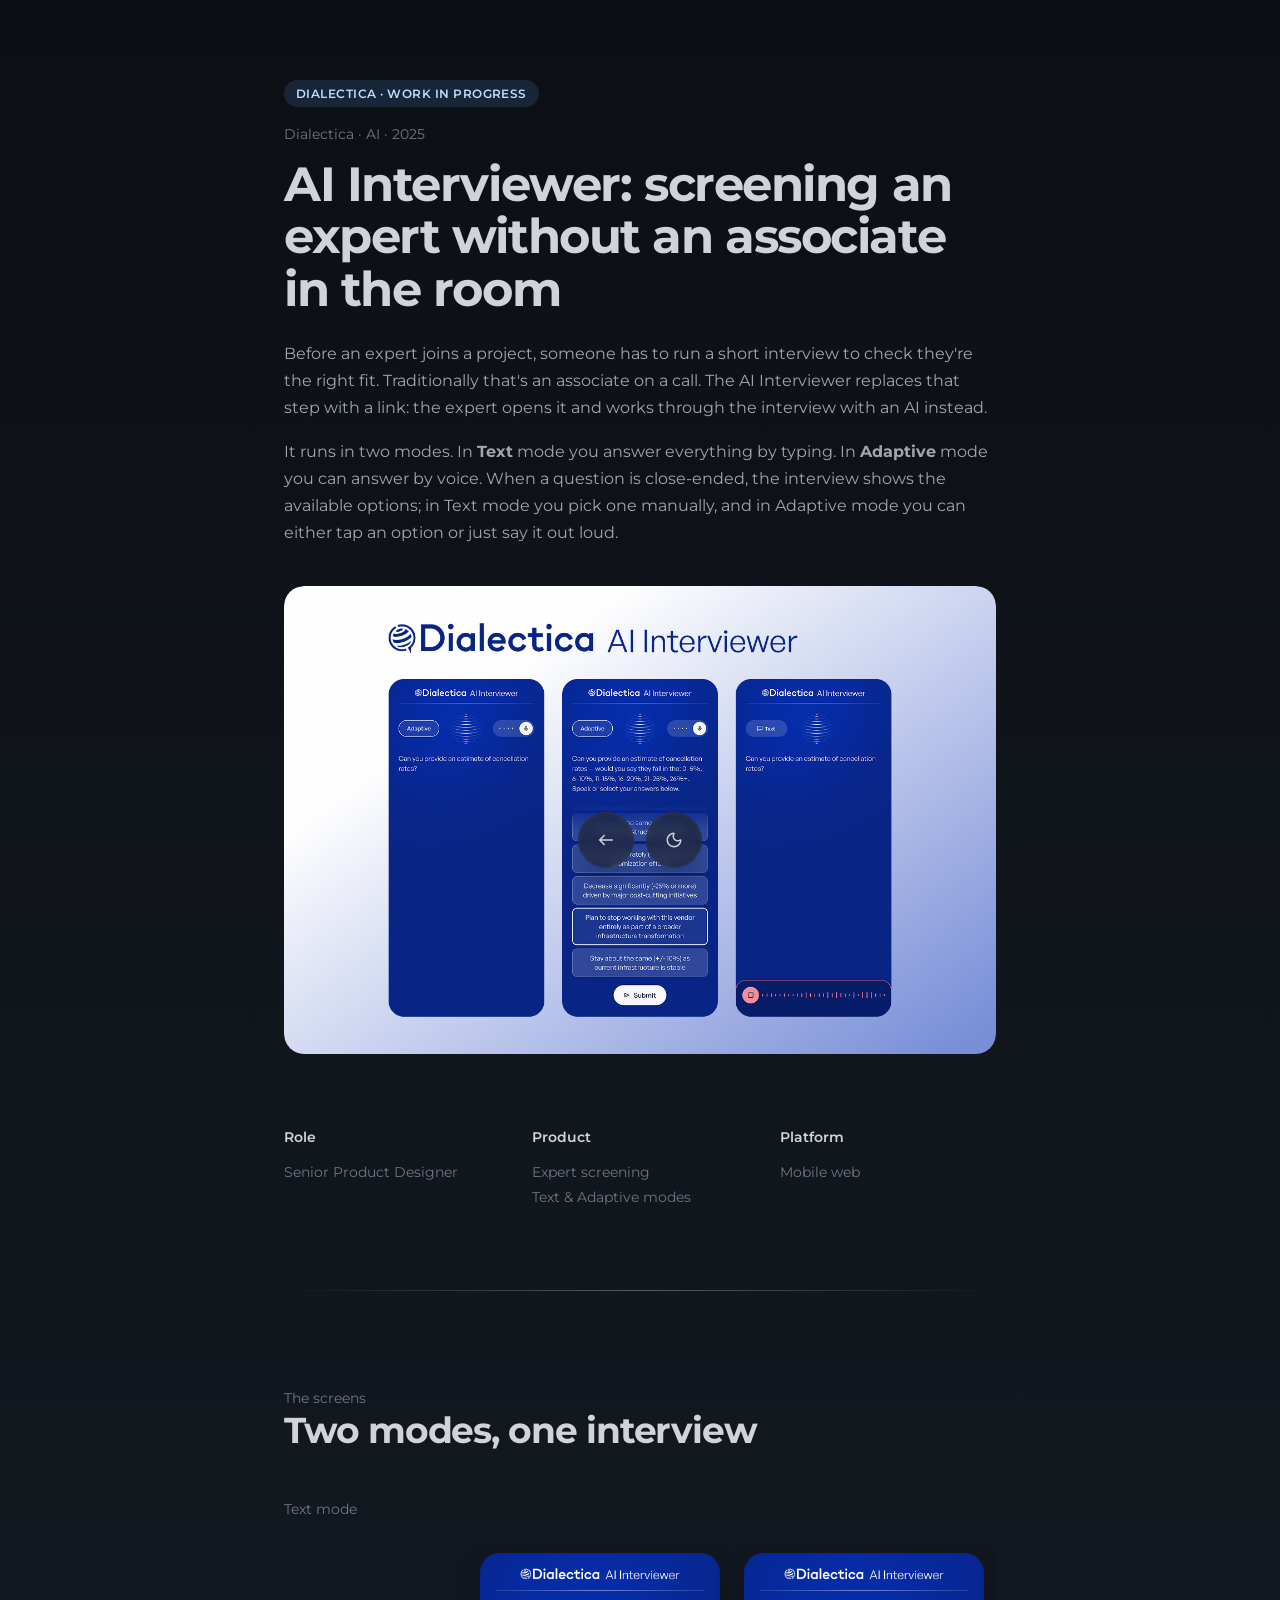
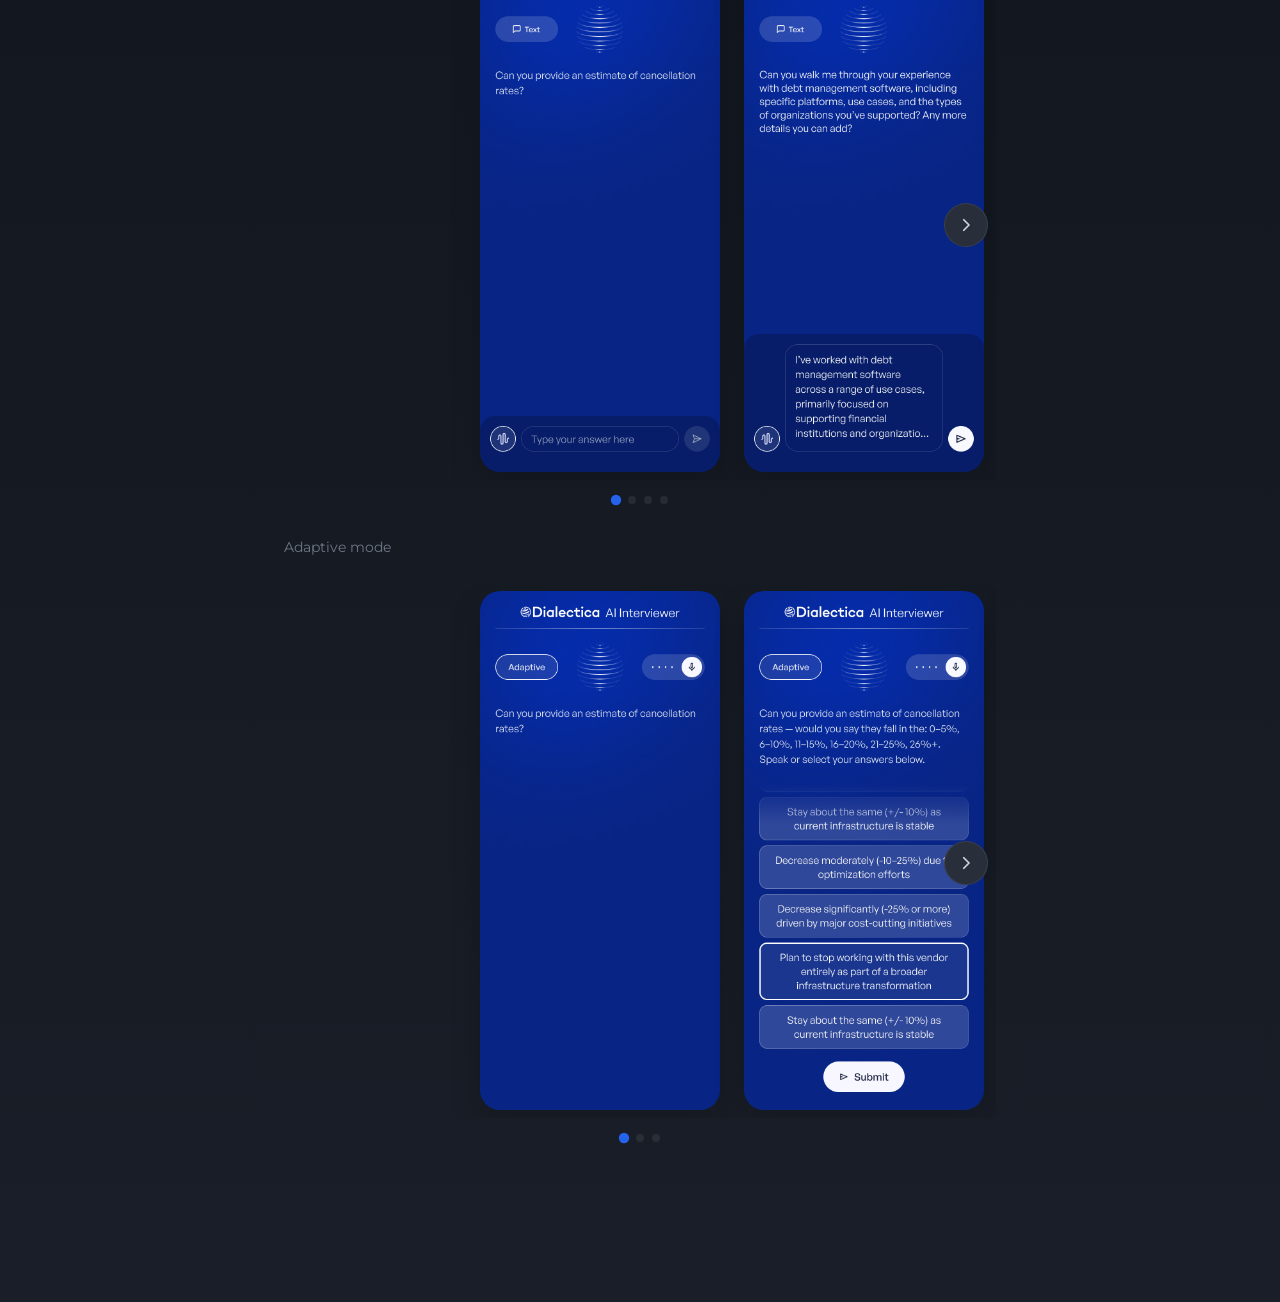
<file: case-study-ai-interviewer.html>
<!DOCTYPE html>
<html lang="en">
<head>
  <meta charset="UTF-8">
  <meta name="viewport" content="width=device-width, initial-scale=1.0">
  <title>AI Interviewer | Pavlos Aliko</title>
  <meta name="description" content="Dialectica's AI Interviewer: an expert screening interview run by an AI instead of an associate. Text and Adaptive (voice) modes.">
  <!-- Social share preview (Open Graph + Twitter) -->
  <meta property="og:type" content="article">
  <meta property="og:site_name" content="Pavlos Aliko">
  <meta property="og:url" content="https://pavlosaliko.design/case-study-ai-interviewer.html">
  <meta property="og:title" content="AI Interviewer | Pavlos Aliko">
  <meta property="og:description" content="Dialectica's AI Interviewer: an expert screening interview run by an AI instead of an associate. Text and Adaptive (voice) modes.">
  <meta property="og:image" content="https://pavlosaliko.design/Images/Case%20studies/AI%20Interviewer%20-%20Snapshot.png">
  <meta property="og:image:width" content="1280">
  <meta property="og:image:height" content="840">
  <meta property="og:image:alt" content="Dialectica AI Interviewer mobile screens">
  <meta name="twitter:card" content="summary_large_image">
  <meta name="twitter:title" content="AI Interviewer | Pavlos Aliko">
  <meta name="twitter:description" content="An expert screening interview run by an AI instead of an associate. Text and Adaptive (voice) modes.">
  <meta name="twitter:image" content="https://pavlosaliko.design/Images/Case%20studies/AI%20Interviewer%20-%20Snapshot.png">
  <link rel="icon" href="data:image/svg+xml,<svg xmlns='http://www.w3.org/2000/svg' viewBox='0 0 32 32'><circle cx='16' cy='16' r='16' fill='%23FFD600'/></svg>">
  <meta http-equiv="Cache-Control" content="no-cache, no-store, must-revalidate">
  <meta http-equiv="Pragma" content="no-cache">
  <meta http-equiv="Expires" content="0">
  <link rel="preconnect" href="https://fonts.googleapis.com">
  <link rel="preconnect" href="https://fonts.gstatic.com" crossorigin>
  <link href="https://fonts.googleapis.com/css2?family=Montserrat:wght@300;400;500;600;700&display=swap" rel="stylesheet">
  <link rel="stylesheet" href="design-system.css">
  <!-- Flash-free theme: apply before paint -->
  <script>
    (function() {
      var t = localStorage.getItem('theme');
      if (!t) { var h = new Date().getHours(); t = (h >= 18 || h < 8) ? 'dark' : 'light'; }
      if (t === 'dark') document.documentElement.setAttribute('data-theme', 'dark');
    })();
  </script>
  <style>
    /* ── Tag colors (AI Interviewer: blue) ── */
    .cs-tag-wip {
      color: #1e40af;
      background: #dbeafe;
    }

    [data-theme="dark"] .cs-tag-wip {
      color: #bfdbfe;
      background: rgba(96, 165, 250, 0.14);
    }

    /* ── Mode carousel ────────────────────────────────────────────
       A swipeable row of tall phone screens. Native scroll-snap does
       the swiping; the JS only wires up the arrows and dots. */
    .ai-carousel {
      position: relative;
      margin-top: var(--space-24);
    }

    .ai-carousel-track {
      display: flex;
      gap: var(--space-24);
      overflow-x: auto;
      scroll-snap-type: x mandatory;
      scroll-behavior: smooth;
      /* Room on the sides so the first/last slide can center. */
      padding: var(--space-8) max(var(--space-16), calc(50% - 160px));
      /* Hide scrollbar (cosmetic; swipe/arrows still work). */
      scrollbar-width: none;
      -ms-overflow-style: none;
      cursor: grab;
    }

    .ai-carousel-track::-webkit-scrollbar { display: none; }
    .ai-carousel-track.is-dragging { cursor: grabbing; scroll-behavior: auto; }
    .ai-carousel-track.is-dragging img { pointer-events: none; }

    .ai-slide {
      flex: 0 0 auto;
      width: clamp(240px, 62%, 300px);
      scroll-snap-align: center;
    }

    .ai-slide img {
      display: block;
      width: 100%;
      border-radius: var(--radius-xl);
      box-shadow: 0 12px 32px rgba(0,0,0,0.16);
      user-select: none;
      -webkit-user-select: none;
    }

    /* ── Arrows ── */
    .ai-arrow {
      position: absolute;
      top: 50%;
      transform: translateY(-50%);
      z-index: 2;
      width: 44px;
      height: 44px;
      display: flex;
      align-items: center;
      justify-content: center;
      border: 1px solid var(--border-meta);
      border-radius: var(--radius-pill);
      background: var(--surface-pill);
      color: var(--text-primary);
      cursor: pointer;
      transition: opacity 0.2s ease, background 0.2s ease;
      backdrop-filter: blur(8px);
    }

    .ai-arrow:hover { background: var(--surface-hover, var(--surface-pill)); }
    .ai-arrow--prev { left: var(--space-8); }
    .ai-arrow--next { right: var(--space-8); }
    .ai-arrow[disabled] { opacity: 0; pointer-events: none; }

    /* ── Dots ── */
    .ai-dots {
      display: flex;
      justify-content: center;
      gap: var(--space-8);
      margin-top: var(--space-16);
    }

    .ai-dot {
      width: 8px;
      height: 8px;
      padding: 0;
      border: none;
      border-radius: 50%;
      background: var(--border-meta);
      cursor: pointer;
      transition: background 0.2s ease, transform 0.2s ease;
    }

    .ai-dot.is-active {
      background: #2563eb;
      transform: scale(1.3);
    }

    .ai-mode-label { margin-top: var(--space-32); }

    /* Hide arrows on touch-first / small screens; swipe is enough. */
    @media (max-width: 768px) {
      .ai-arrow { display: none; }
      .ai-carousel-track {
        padding: var(--space-8) max(var(--space-16), calc(50% - 130px));
      }
      .ai-slide { width: clamp(220px, 78%, 260px); }
    }
  </style>
</head>
<body>

  <div class="page">

    <!-- ── Section: Hero ── -->
    <section class="cs-section">
      <span class="cs-tag-wip reveal">Dialectica · Work in progress</span>
      <p class="cs-label reveal">Dialectica · AI · 2025</p>
      <h1 class="cs-h1 reveal">AI Interviewer: screening an expert without an associate in the room</h1>
      <p class="cs-body reveal reveal-delay-1">Before an expert joins a project, someone has to run a short interview to check they're the right fit. Traditionally that's an associate on a call. The AI Interviewer replaces that step with a link: the expert opens it and works through the interview with an AI instead.</p>
      <p class="cs-body reveal reveal-delay-1">It runs in two modes. In <strong>Text</strong> mode you answer everything by typing. In <strong>Adaptive</strong> mode you can answer by voice. When a question is close-ended, the interview shows the available options; in Text mode you pick one manually, and in Adaptive mode you can either tap an option or just say it out loud.</p>

      <div class="cs-hero-image reveal reveal-delay-2">
        <img src="Images/Case studies/AI Interviewer - Snapshot.png" alt="Dialectica AI Interviewer: three mobile screens showing Adaptive and Text modes on a blue gradient">
      </div>

      <div class="cs-meta reveal reveal-delay-2">
        <div class="cs-meta-col">
          <h4>Role</h4>
          <ul>
            <li>Senior Product Designer</li>
          </ul>
        </div>
        <div class="cs-meta-col">
          <h4>Product</h4>
          <ul>
            <li>Expert screening</li>
            <li>Text &amp; Adaptive modes</li>
          </ul>
        </div>
        <div class="cs-meta-col">
          <h4>Platform</h4>
          <ul>
            <li>Mobile web</li>
          </ul>
        </div>
      </div>
    </section>

    <div class="cs-divider"></div>

    <!-- ── Section: Screens ── -->
    <section class="cs-section">
      <p class="cs-label reveal">The screens</p>
      <h2 class="cs-h2 reveal">Two modes, one interview</h2>

      <!-- Text mode -->
      <p class="cs-label reveal ai-mode-label">Text mode</p>
      <div class="ai-carousel reveal" data-carousel>
        <button class="ai-arrow ai-arrow--prev" aria-label="Previous screen">
          <svg width="18" height="18" viewBox="0 0 18 18" fill="none" xmlns="http://www.w3.org/2000/svg"><path d="M11.25 3.75 6 9l5.25 5.25" stroke="currentColor" stroke-width="1.75" stroke-linecap="round" stroke-linejoin="round"/></svg>
        </button>
        <div class="ai-carousel-track">
          <div class="ai-slide"><img src="Images/Case studies/AI Interviewer/[M] Text.png" alt="Text mode: an open question" draggable="false"></div>
          <div class="ai-slide"><img src="Images/Case studies/AI Interviewer/[M] Text - Long text.png" alt="Text mode: typing a long answer" draggable="false"></div>
          <div class="ai-slide"><img src="Images/Case studies/AI Interviewer/[M] Text - Listening.png" alt="Text mode: listening state" draggable="false"></div>
          <div class="ai-slide"><img src="Images/Case studies/AI Interviewer/[M] Text - Transcribing.png" alt="Text mode: transcribing state" draggable="false"></div>
        </div>
        <button class="ai-arrow ai-arrow--next" aria-label="Next screen">
          <svg width="18" height="18" viewBox="0 0 18 18" fill="none" xmlns="http://www.w3.org/2000/svg"><path d="M6.75 3.75 12 9l-5.25 5.25" stroke="currentColor" stroke-width="1.75" stroke-linecap="round" stroke-linejoin="round"/></svg>
        </button>
        <div class="ai-dots"></div>
      </div>

      <!-- Adaptive mode -->
      <p class="cs-label reveal ai-mode-label">Adaptive mode</p>
      <div class="ai-carousel reveal" data-carousel>
        <button class="ai-arrow ai-arrow--prev" aria-label="Previous screen">
          <svg width="18" height="18" viewBox="0 0 18 18" fill="none" xmlns="http://www.w3.org/2000/svg"><path d="M11.25 3.75 6 9l5.25 5.25" stroke="currentColor" stroke-width="1.75" stroke-linecap="round" stroke-linejoin="round"/></svg>
        </button>
        <div class="ai-carousel-track">
          <div class="ai-slide"><img src="Images/Case studies/AI Interviewer/[M] Adaptive - Open ended.png" alt="Adaptive mode: an open-ended question answered by voice" draggable="false"></div>
          <div class="ai-slide"><img src="Images/Case studies/AI Interviewer/[M] Adaptive - Closed ended - selected.png" alt="Adaptive mode: a close-ended question with a selected option" draggable="false"></div>
          <div class="ai-slide"><img src="Images/Case studies/AI Interviewer/[M] Adaptive - Closed ended - Categorical - selected.png" alt="Adaptive mode: a categorical close-ended question with a selected option" draggable="false"></div>
        </div>
        <button class="ai-arrow ai-arrow--next" aria-label="Next screen">
          <svg width="18" height="18" viewBox="0 0 18 18" fill="none" xmlns="http://www.w3.org/2000/svg"><path d="M6.75 3.75 12 9l-5.25 5.25" stroke="currentColor" stroke-width="1.75" stroke-linecap="round" stroke-linejoin="round"/></svg>
        </button>
        <div class="ai-dots"></div>
      </div>
    </section>

  </div>

  <!-- Nav cluster: back-nav + separate mode pill -->
  <div class="nav-cluster">
  <nav class="back-nav" aria-label="Case study navigation">
    <a href="index.html" class="back-nav-btn" aria-label="Back to home" id="backBtn">
      <svg width="18" height="18" viewBox="0 0 18 18" fill="none" xmlns="http://www.w3.org/2000/svg">
        <path d="M6.6709 3.96967C6.96379 3.67678 7.43855 3.67678 7.73145 3.96967C8.02425 4.26257 8.02431 4.73735 7.73145 5.03022L4.51172 8.24996H15.3008C15.715 8.24996 16.0508 8.58574 16.0508 8.99996C16.0508 9.41415 15.715 9.74996 15.3008 9.74996H4.51172L7.73145 12.9697C8.02425 13.2626 8.02431 13.7374 7.73145 14.0302C7.43858 14.3231 6.96379 14.323 6.6709 14.0302L2.1709 9.53023C2.13891 9.49824 2.11094 9.46355 2.08594 9.42769C2.05521 9.38359 2.0286 9.33641 2.00781 9.28609C1.98707 9.23581 1.97223 9.18371 1.96289 9.13082C1.9554 9.08831 1.95118 9.04462 1.95117 8.99996C1.95117 8.95465 1.95519 8.91023 1.96289 8.86714C1.97198 8.81631 1.98622 8.76617 2.00586 8.71773L2.00977 8.70796C2.02135 8.68057 2.03713 8.65546 2.05176 8.62984C2.0842 8.57299 2.12238 8.5182 2.1709 8.46968L6.6709 3.96967Z" fill="currentColor"/>
      </svg>
    </a>
  </nav>
  <div class="mode-dock">
    <button class="back-nav-theme-btn" aria-label="Toggle theme" id="themeToggle">
      <!-- Sun icon (light mode) -->
      <svg class="icon-sun" width="18" height="18" viewBox="0 0 18 18" fill="none" xmlns="http://www.w3.org/2000/svg">
        <g clip-path="url(#clip0_ai_sun)">
          <path d="M9 12C10.6569 12 12 10.6569 12 9C12 7.34315 10.6569 6 9 6C7.34315 6 6 7.34315 6 9C6 10.6569 7.34315 12 9 12Z" stroke="currentColor" stroke-width="1.5" stroke-linecap="round" stroke-linejoin="round"/>
          <path d="M9 1.5V3" stroke="currentColor" stroke-width="1.5" stroke-linecap="round" stroke-linejoin="round"/>
          <path d="M9 15V16.5" stroke="currentColor" stroke-width="1.5" stroke-linecap="round" stroke-linejoin="round"/>
          <path d="M3.69727 3.69727L4.75477 4.75477" stroke="currentColor" stroke-width="1.5" stroke-linecap="round" stroke-linejoin="round"/>
          <path d="M13.2461 13.2461L14.3036 14.3036" stroke="currentColor" stroke-width="1.5" stroke-linecap="round" stroke-linejoin="round"/>
          <path d="M1.5 9H3" stroke="currentColor" stroke-width="1.5" stroke-linecap="round" stroke-linejoin="round"/>
          <path d="M15 9H16.5" stroke="currentColor" stroke-width="1.5" stroke-linecap="round" stroke-linejoin="round"/>
          <path d="M4.75477 13.2461L3.69727 14.3036" stroke="currentColor" stroke-width="1.5" stroke-linecap="round" stroke-linejoin="round"/>
          <path d="M14.3036 3.69727L13.2461 4.75477" stroke="currentColor" stroke-width="1.5" stroke-linecap="round" stroke-linejoin="round"/>
        </g>
        <defs>
          <clipPath id="clip0_ai_sun">
            <rect width="18" height="18" fill="white"/>
          </clipPath>
        </defs>
      </svg>
      <!-- Moon icon (dark mode) -->
      <svg class="icon-moon" width="18" height="18" viewBox="0 0 18 18" fill="none" xmlns="http://www.w3.org/2000/svg">
        <path d="M8.59435 1.51148C9.09391 1.48434 9.46915 1.78355 9.63732 2.1355C9.79833 2.47282 9.79619 2.89957 9.57189 3.25855L9.57286 3.25953C9.12342 3.97862 8.93101 4.82908 9.02696 5.67163C9.12292 6.51418 9.50156 7.29955 10.1012 7.89917C10.7007 8.49855 11.4855 8.87737 12.3277 8.97339C13.1702 9.06934 14.0208 8.87684 14.7399 8.42749L14.8776 8.35328C15.2038 8.20517 15.5678 8.22112 15.8639 8.36206C16.2167 8.53021 16.5157 8.90531 16.4889 9.40406C16.4108 10.8508 15.9151 12.2446 15.0621 13.4158C14.2092 14.5868 13.0351 15.4854 11.6822 16.0037C10.3293 16.5218 8.85511 16.6373 7.4381 16.3357C6.02097 16.034 4.72146 15.3279 3.69689 14.3035C2.67241 13.2791 1.9666 11.9802 1.66466 10.5632C1.36277 9.14614 1.47765 7.67123 1.99571 6.31812C2.51381 4.96519 3.41263 3.79127 4.58361 2.93824C5.75464 2.08517 7.14766 1.58977 8.59435 1.51148ZM7.96642 3.0896C7.06617 3.24697 6.21017 3.60834 5.46642 4.15015C4.52954 4.83265 3.81056 5.77274 3.39611 6.85523C2.98178 7.93761 2.88997 9.1172 3.13146 10.2507C3.37301 11.3843 3.93786 12.4234 4.75743 13.2429C5.577 14.0624 6.61609 14.6275 7.74962 14.8689C8.88319 15.1103 10.0628 15.0177 11.1451 14.6033C12.2274 14.1888 13.1669 13.4697 13.8492 12.533C14.3909 11.7893 14.7515 10.9331 14.9088 10.033C14.0513 10.4193 13.1019 10.571 12.1588 10.4636C10.9793 10.3293 9.88008 9.79906 9.04064 8.95972C8.20121 8.1203 7.6711 7.02105 7.53673 5.84156C7.42928 4.898 7.57968 3.94743 7.96642 3.0896Z" fill="currentColor"/>
      </svg>
    </button>
  </div>
  </div>

  <script src="site.js"></script>

  <!-- Mode carousels: swipe, arrows, and dots -->
  <script>
    document.querySelectorAll('[data-carousel]').forEach(function (root) {
      var track = root.querySelector('.ai-carousel-track');
      var slides = Array.prototype.slice.call(root.querySelectorAll('.ai-slide'));
      var prev = root.querySelector('.ai-arrow--prev');
      var next = root.querySelector('.ai-arrow--next');
      var dotsWrap = root.querySelector('.ai-dots');
      if (!track || !slides.length) return;

      // Build one dot per slide.
      var dots = slides.map(function (_, i) {
        var d = document.createElement('button');
        d.className = 'ai-dot';
        d.setAttribute('aria-label', 'Go to screen ' + (i + 1));
        d.addEventListener('click', function () { scrollToIndex(i); });
        dotsWrap.appendChild(d);
        return d;
      });

      function slideStep() {
        // Distance from one slide's start to the next.
        if (slides.length < 2) return slides[0].offsetWidth;
        return slides[1].offsetLeft - slides[0].offsetLeft;
      }

      function currentIndex() {
        var center = track.scrollLeft + track.clientWidth / 2;
        var best = 0, bestDist = Infinity;
        slides.forEach(function (s, i) {
          var c = s.offsetLeft + s.offsetWidth / 2;
          var dist = Math.abs(c - center);
          if (dist < bestDist) { bestDist = dist; best = i; }
        });
        return best;
      }

      function scrollToIndex(i) {
        i = Math.max(0, Math.min(slides.length - 1, i));
        var s = slides[i];
        track.scrollTo({
          left: s.offsetLeft - (track.clientWidth - s.offsetWidth) / 2,
          behavior: 'smooth'
        });
      }

      function update() {
        var idx = currentIndex();
        dots.forEach(function (d, i) { d.classList.toggle('is-active', i === idx); });
        if (prev) prev.disabled = idx === 0;
        if (next) next.disabled = idx === slides.length - 1;
      }

      if (prev) prev.addEventListener('click', function () { scrollToIndex(currentIndex() - 1); });
      if (next) next.addEventListener('click', function () { scrollToIndex(currentIndex() + 1); });

      var raf;
      track.addEventListener('scroll', function () {
        if (raf) cancelAnimationFrame(raf);
        raf = requestAnimationFrame(update);
      });

      // Click-and-drag to scroll (desktop mice).
      var down = false, startX = 0, startScroll = 0, moved = false;
      track.addEventListener('pointerdown', function (e) {
        if (e.pointerType === 'touch') return; // native touch scroll handles this
        down = true; moved = false;
        startX = e.clientX;
        startScroll = track.scrollLeft;
        track.classList.add('is-dragging');
      });
      window.addEventListener('pointermove', function (e) {
        if (!down) return;
        var dx = e.clientX - startX;
        if (Math.abs(dx) > 3) moved = true;
        track.scrollLeft = startScroll - dx;
      });
      window.addEventListener('pointerup', function () {
        if (!down) return;
        down = false;
        track.classList.remove('is-dragging');
        if (moved) scrollToIndex(currentIndex()); // snap to nearest
      });

      update();
      window.addEventListener('resize', update);
    });
  </script>

</body>
</html>
</file>
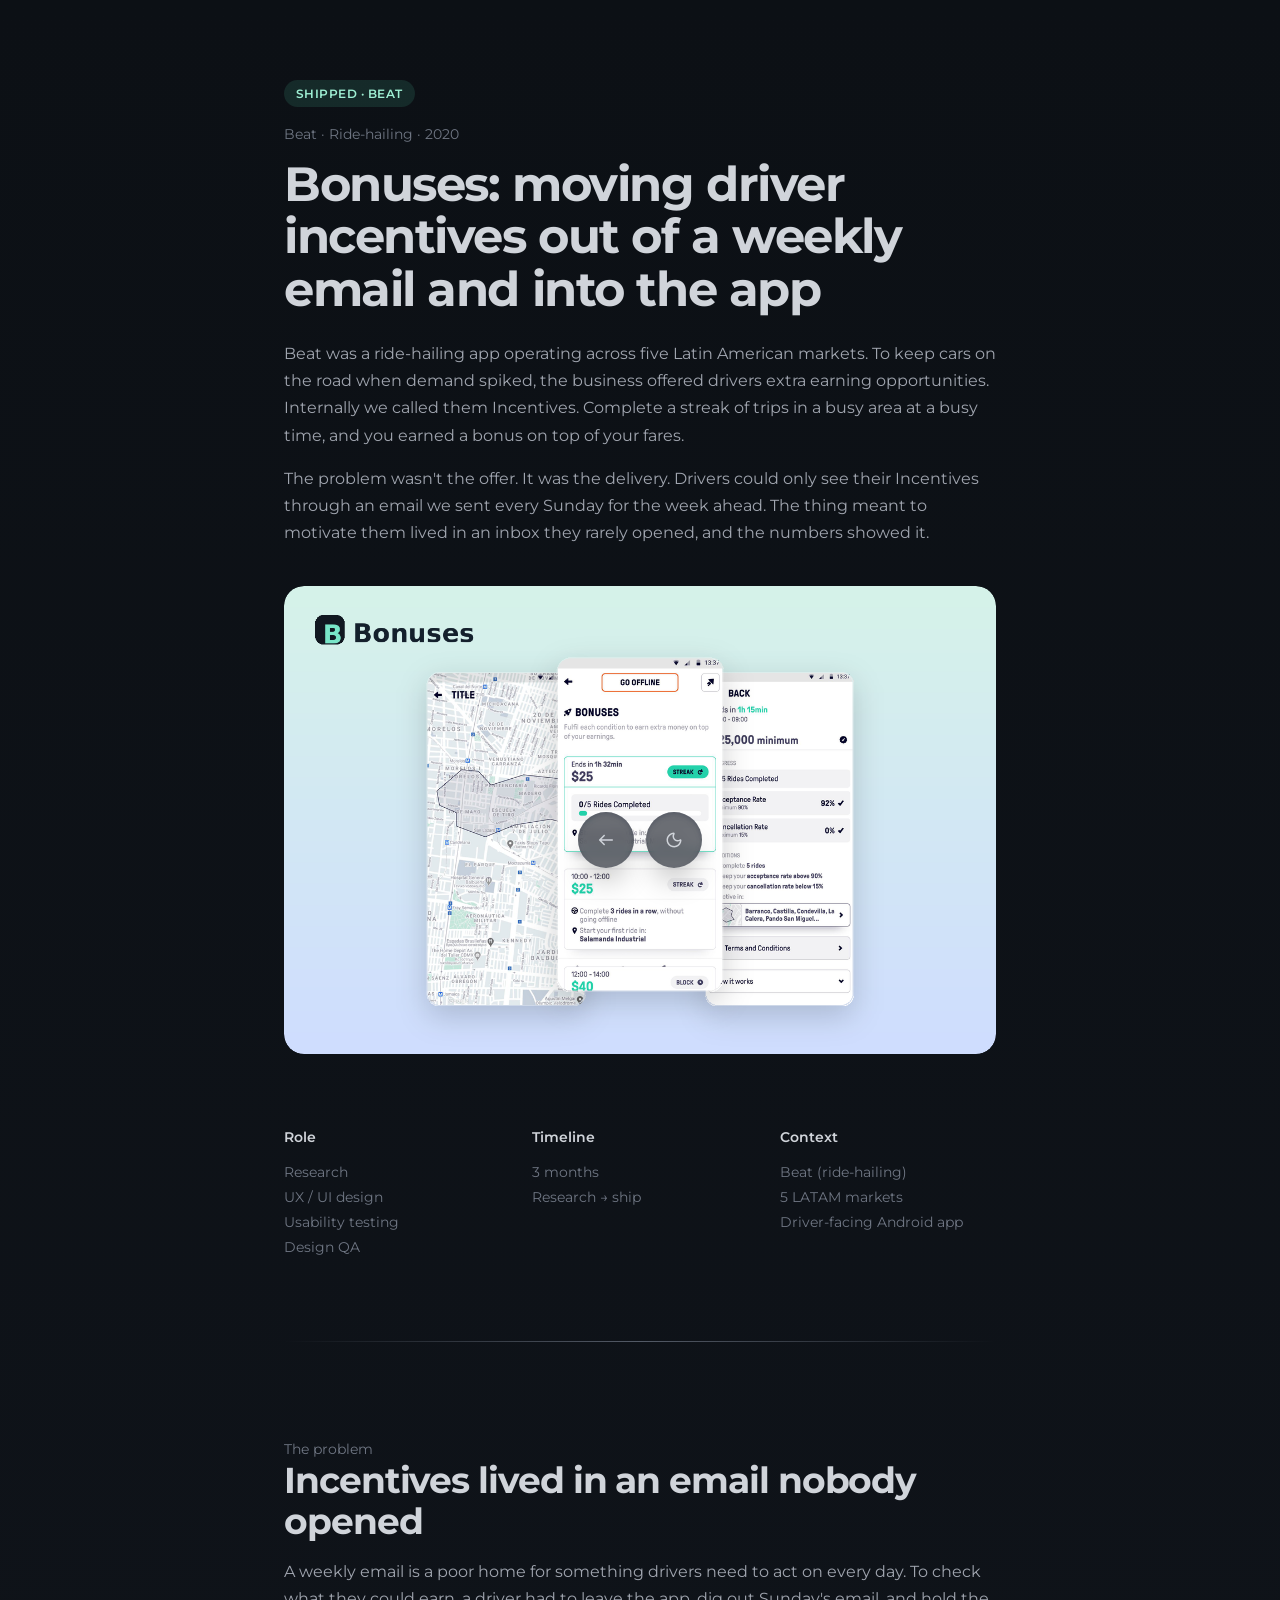
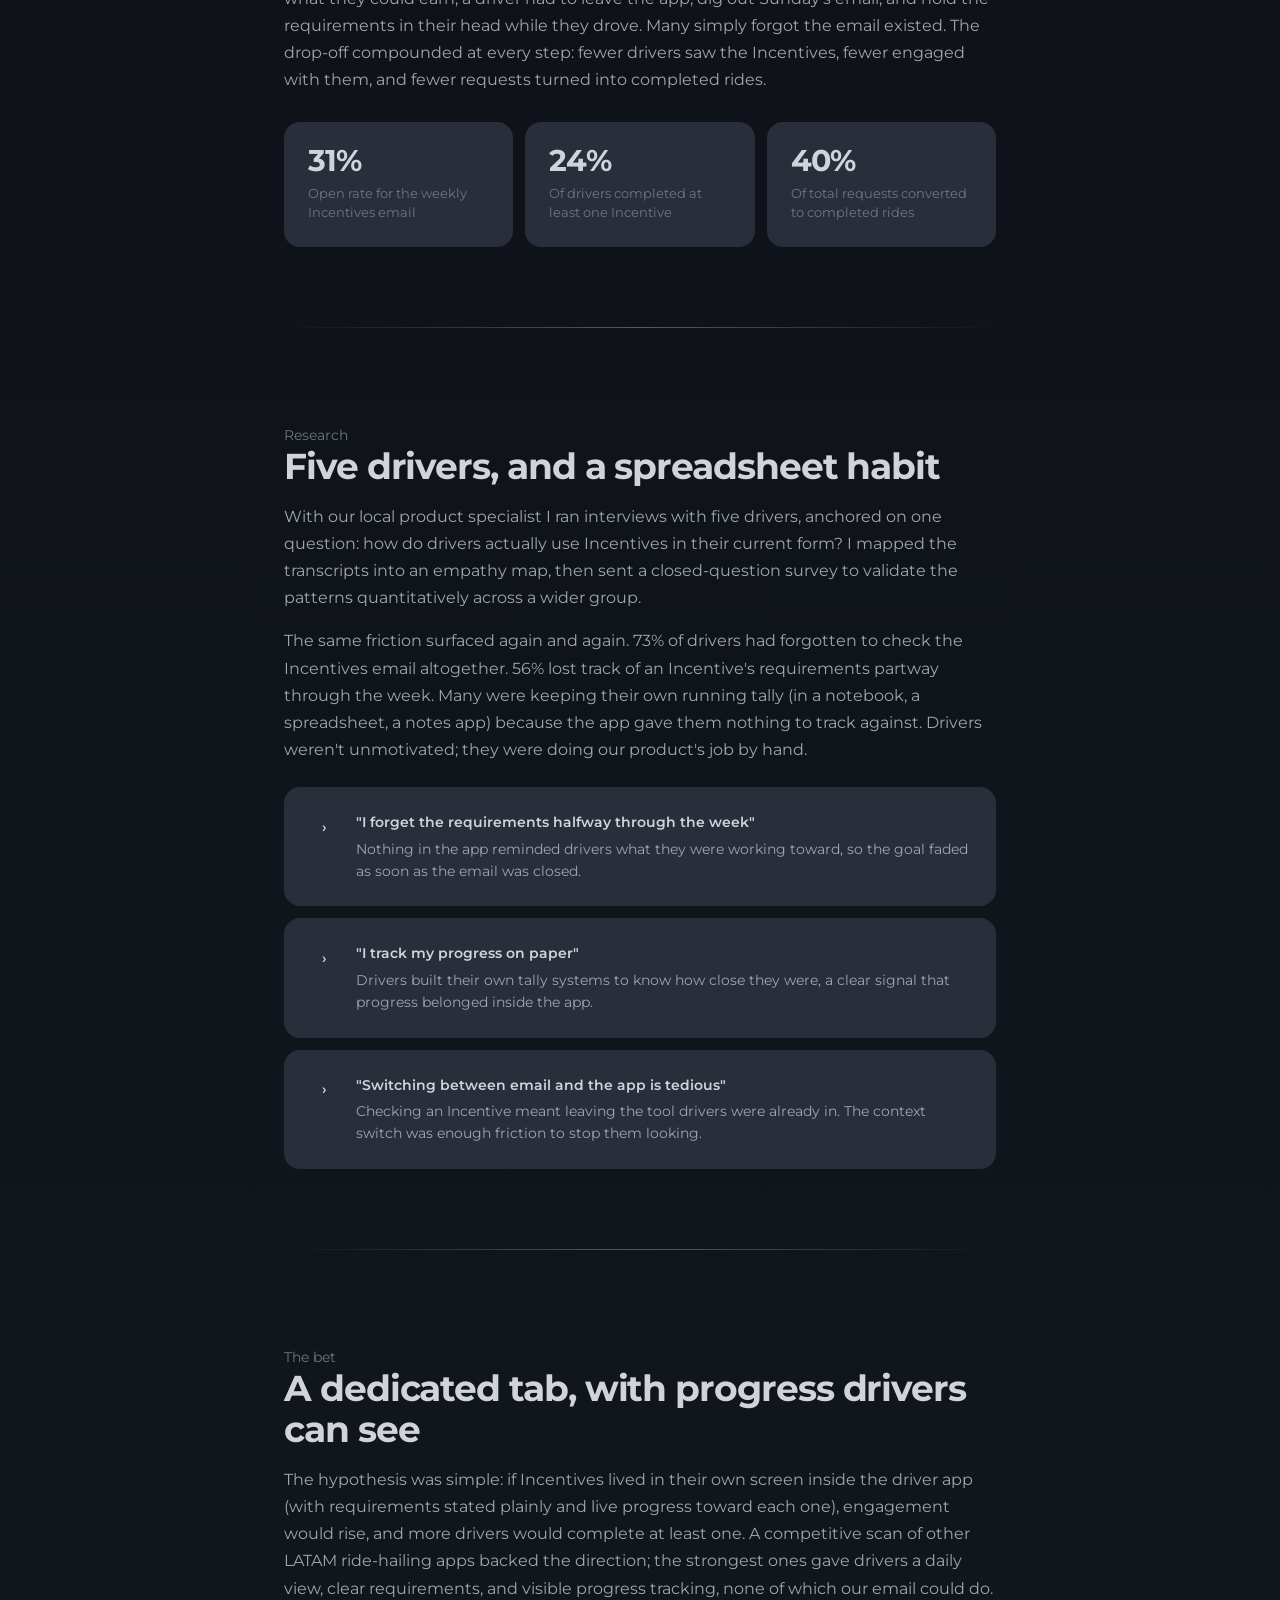
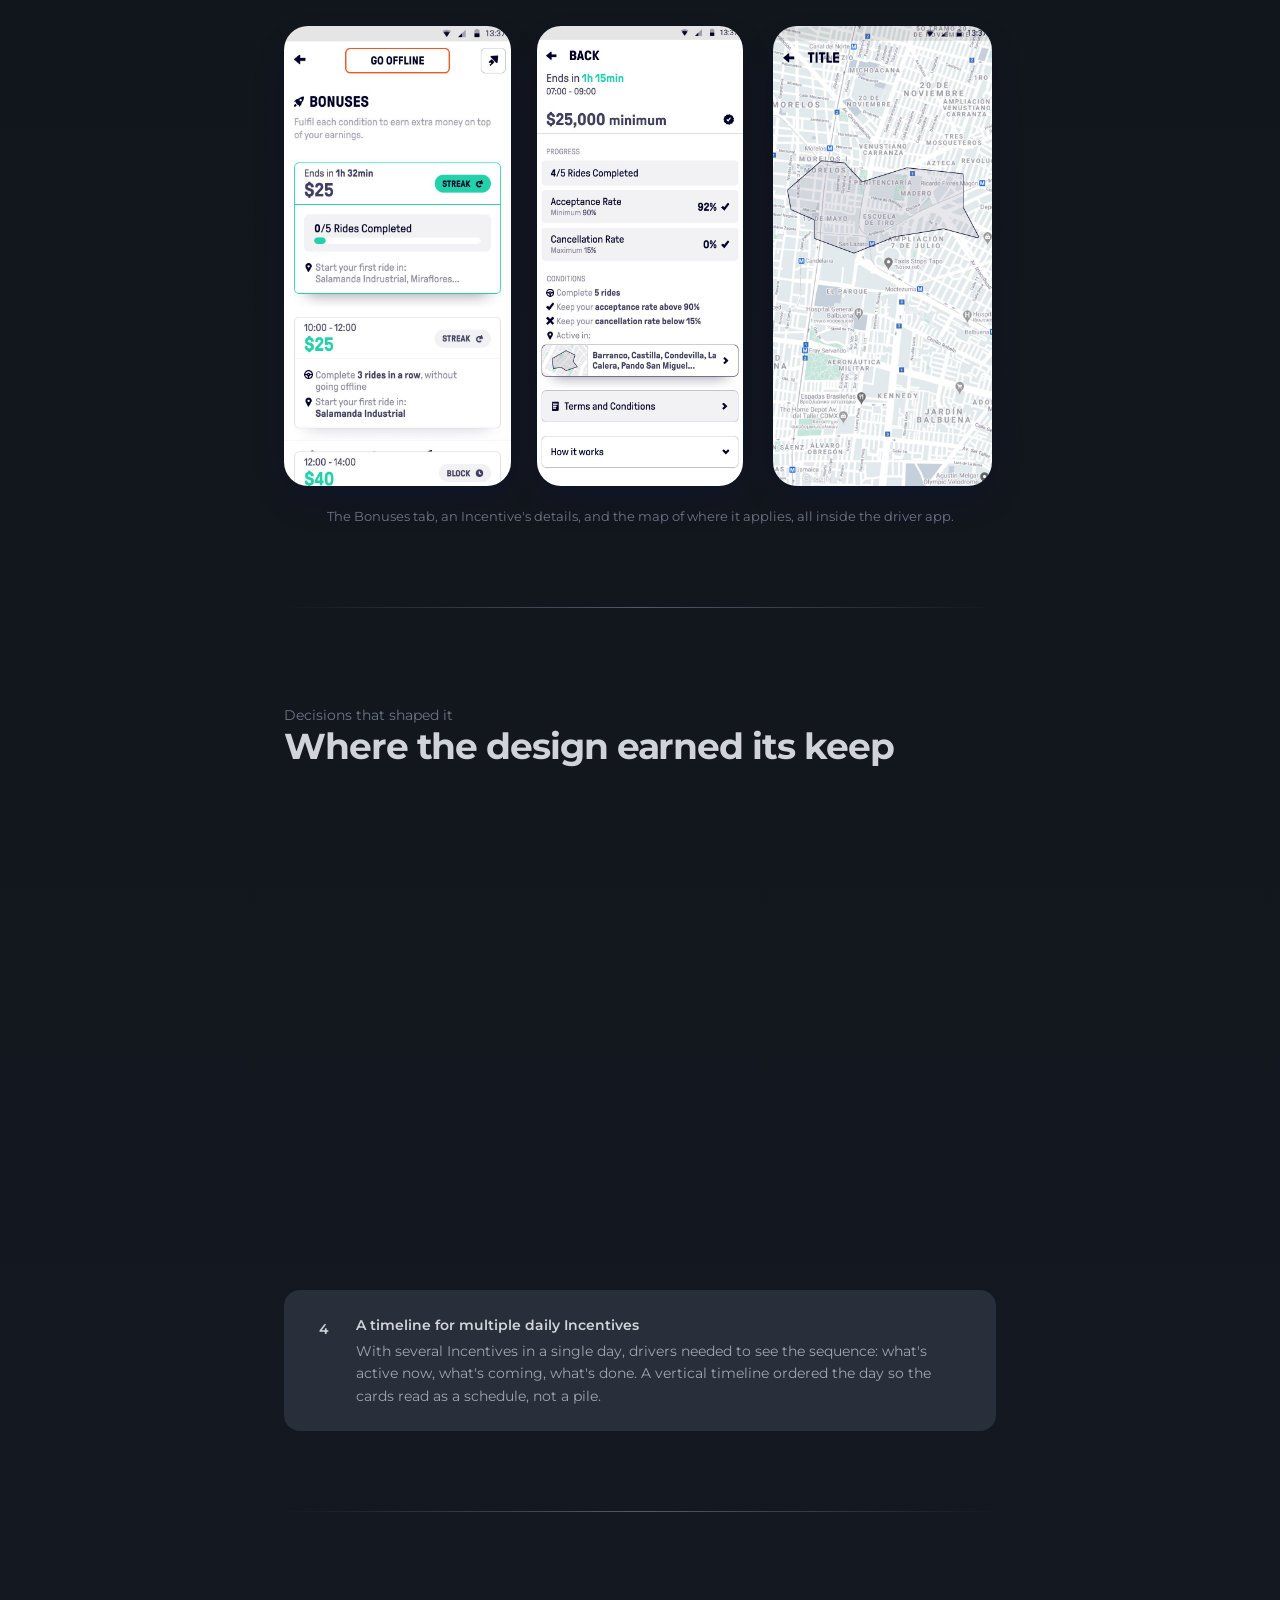
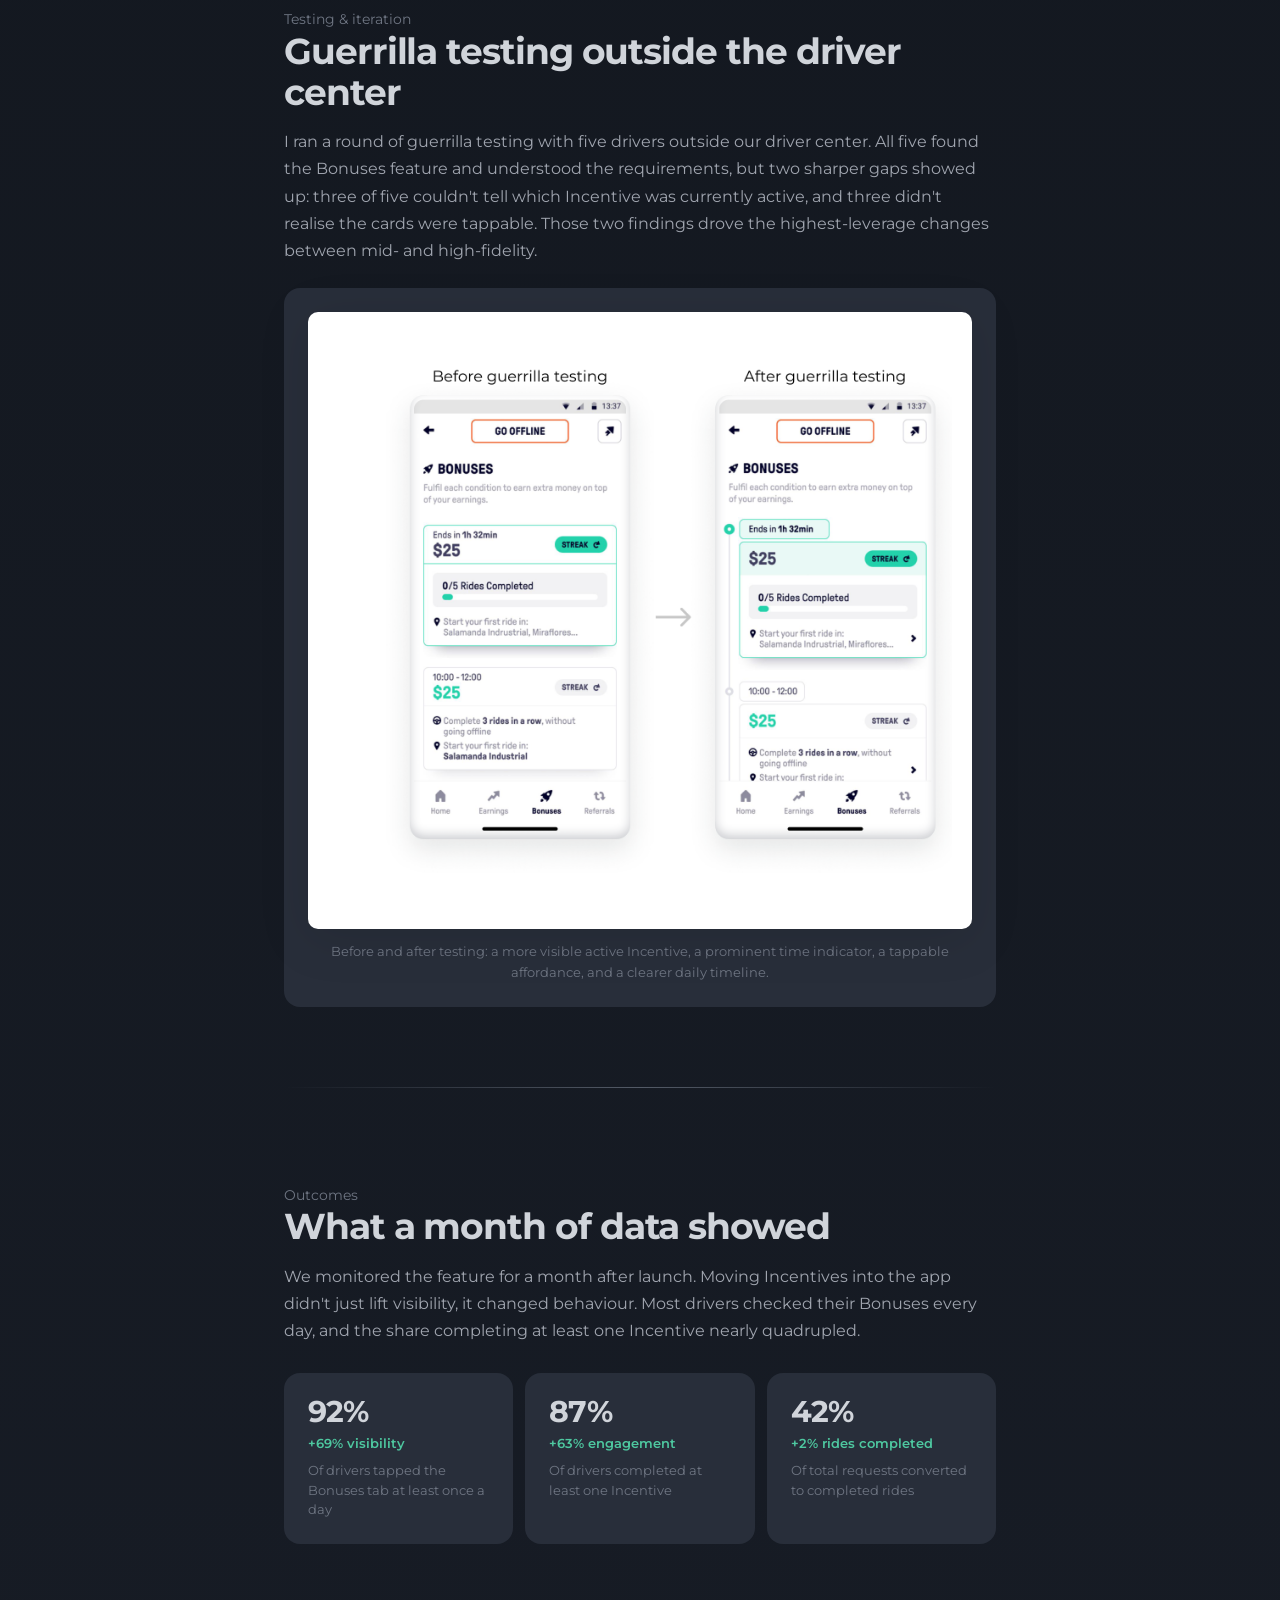
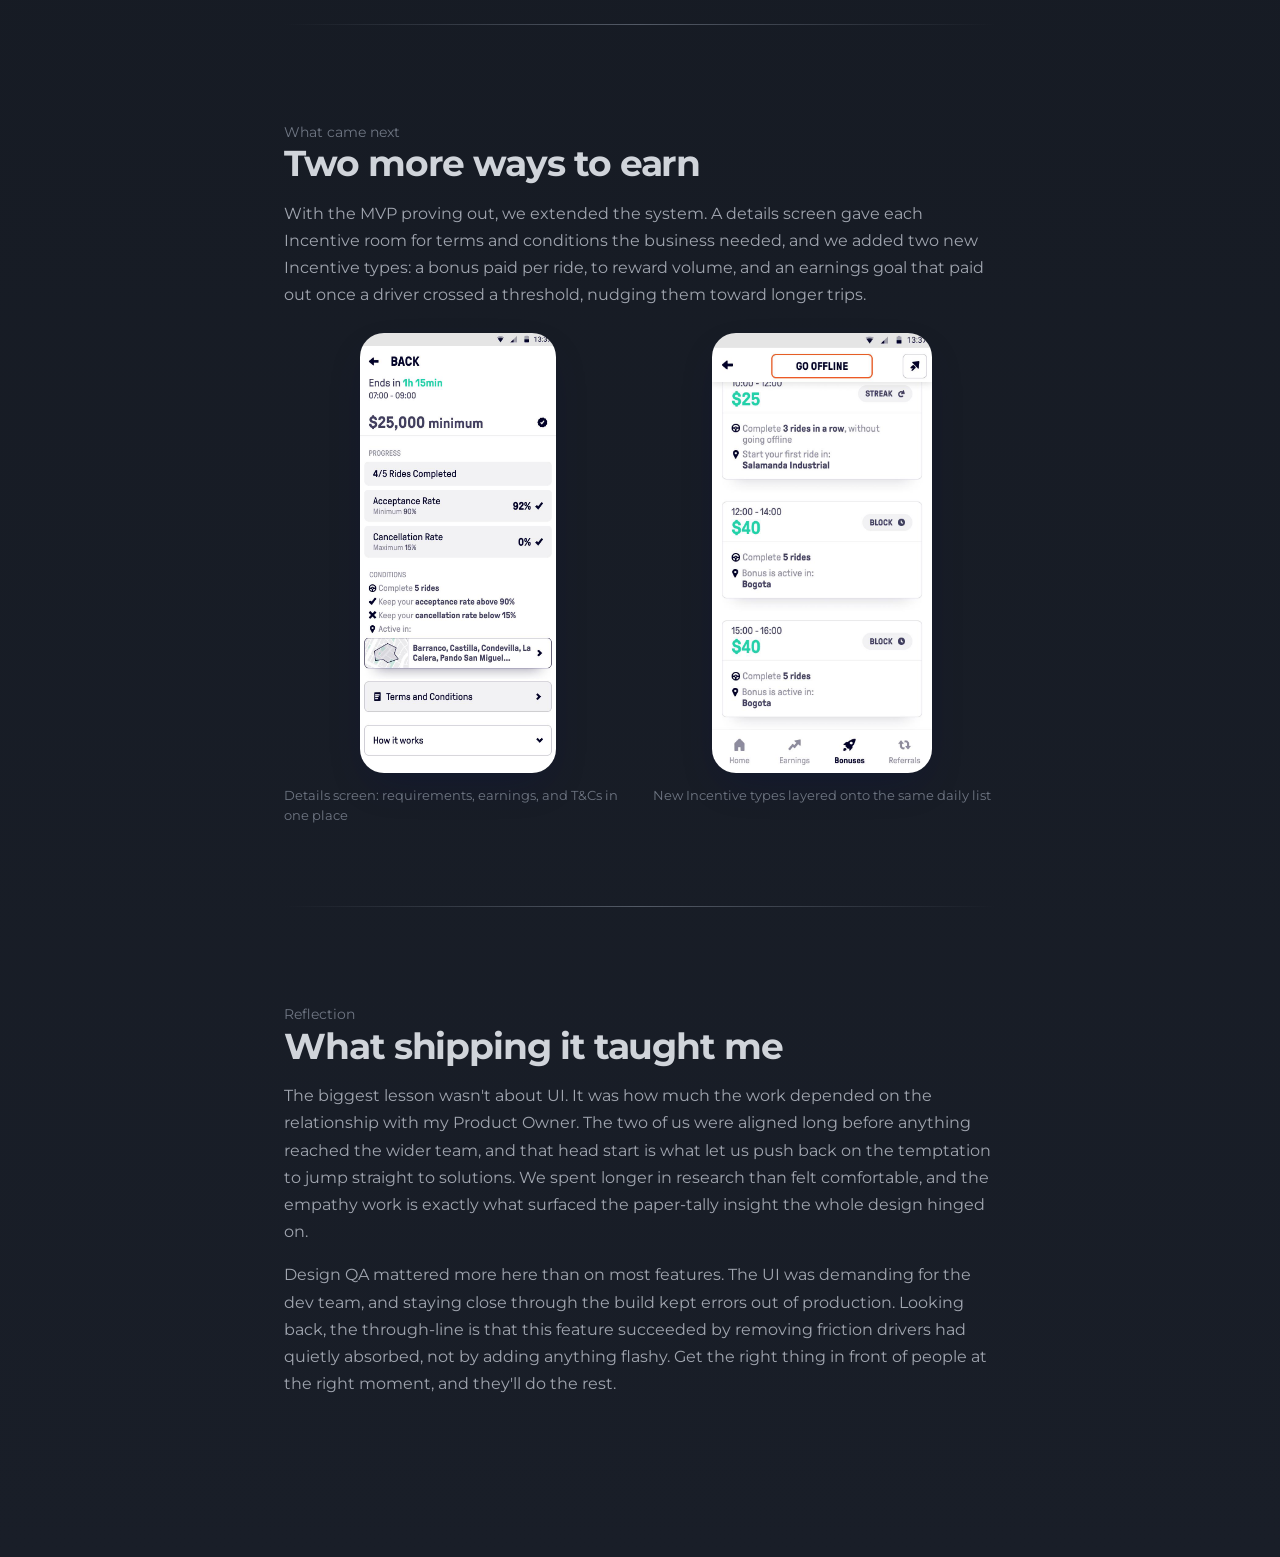
<file: case-study-bonuses.html>
<!DOCTYPE html>
<html lang="en">
<head>
  <meta charset="UTF-8">
  <meta name="viewport" content="width=device-width, initial-scale=1.0">
  <title>Bonuses | Pavlos Aliko</title>
  <meta name="description" content="Bonuses: moving driver incentives out of a weekly email and into the app. A case study from Beat, a ride-hailing app across five Latin American markets.">
  <!-- Social share preview (Open Graph + Twitter) -->
  <meta property="og:type" content="article">
  <meta property="og:site_name" content="Pavlos Aliko">
  <meta property="og:url" content="https://pavlosaliko.design/case-study-bonuses.html">
  <meta property="og:title" content="Bonuses | Pavlos Aliko">
  <meta property="og:description" content="Bonuses: moving driver incentives out of a weekly email and into the app. A case study from Beat, a ride-hailing app across five Latin American markets.">
  <meta property="og:image" content="https://pavlosaliko.design/Images/Case%20studies/Bonuses-Snapshot.png">
  <meta property="og:image:width" content="1280">
  <meta property="og:image:height" content="840">
  <meta property="og:image:alt" content="Beat driver bonuses interface">
  <meta name="twitter:card" content="summary_large_image">
  <meta name="twitter:title" content="Bonuses | Pavlos Aliko">
  <meta name="twitter:description" content="Moving driver incentives out of a weekly email and into the app. A case study from Beat ride-hailing.">
  <meta name="twitter:image" content="https://pavlosaliko.design/Images/Case%20studies/Bonuses-Snapshot.png">
  <link rel="icon" href="data:image/svg+xml,<svg xmlns='http://www.w3.org/2000/svg' viewBox='0 0 32 32'><circle cx='16' cy='16' r='16' fill='%23FFD600'/></svg>">
  <meta http-equiv="Cache-Control" content="no-cache, no-store, must-revalidate">
  <meta http-equiv="Pragma" content="no-cache">
  <meta http-equiv="Expires" content="0">
  <link rel="preconnect" href="https://fonts.googleapis.com">
  <link rel="preconnect" href="https://fonts.gstatic.com" crossorigin>
  <link href="https://fonts.googleapis.com/css2?family=Montserrat:wght@400;500;600;700&display=swap" rel="stylesheet">
  <link rel="stylesheet" href="design-system.css">
  <!-- Flash-free theme: apply before paint -->
  <script>
    (function() {
      var t = localStorage.getItem('theme');
      if (!t) { var h = new Date().getHours(); t = (h >= 18 || h < 8) ? 'dark' : 'light'; }
      if (t === 'dark') document.documentElement.setAttribute('data-theme', 'dark');
    })();
  </script>
  <style>
    /* ── Tag colors (Bonuses: green) ── */
    .cs-tag-wip {
      color: #0f7a5f;
      background: #d6f3e9;
    }

    [data-theme="dark"] .cs-tag-wip {
      color: #9ff0d4;
      background: rgba(78, 200, 160, 0.14);
    }

    /* ── Stats Grid (KPI blocks, pairs with .card) ── */
    .cs-stats {
      margin-top: var(--space-28);
      display: grid;
      grid-template-columns: repeat(3, 1fr);
      gap: var(--space-12);
    }

    .cs-stat {
      display: flex;
      flex-direction: column;
      gap: var(--space-6);
    }

    .cs-stat-value {
      font-size: var(--font-stat-lg);
      font-weight: 700;
      letter-spacing: -0.03em;
      line-height: 1;
      color: var(--text-primary);
    }

    .cs-stat-delta {
      font-size: var(--font-caption);
      font-weight: 600;
      color: #0f9b6c;
    }

    [data-theme="dark"] .cs-stat-delta { color: #4ec8a0; }

    .cs-stat-delta.is-negative { color: var(--text-secondary); }

    .cs-stat-label {
      font-size: var(--font-caption);
      font-weight: 400;
      color: var(--text-secondary);
      line-height: 1.5;
      margin-top: var(--space-2);
    }

    /* ── App screens: deeper radius + shadow ── */
    .cs-stage-grid img {
      border-radius: var(--radius-2xl);
      box-shadow: 0 16px 40px -12px rgba(1, 13, 72, 0.32);
    }

    .cs-stage-caption {
      margin-top: var(--space-20);
      font-size: var(--font-caption);
      color: var(--text-secondary);
      text-align: center;
    }

    /* ── Two-screen pair ── */
    .cs-pair {
      margin-top: var(--space-24);
      display: grid;
      grid-template-columns: 1fr 1fr;
      gap: var(--space-16);
      justify-items: center;
    }

    .cs-pair figure { width: 100%; display: flex; flex-direction: column; align-items: center; gap: var(--space-12); }

    .cs-pair img {
      height: 440px;
      width: auto;
      max-width: 100%;
      border-radius: var(--radius-2xl);
      box-shadow: 0 16px 40px -12px rgba(1, 13, 72, 0.32);
    }

    .cs-pair figcaption {
      font-size: var(--font-caption);
      color: var(--text-secondary);
    }

    /* ── Responsive ── */
    @media (max-width: 768px) {
      .cs-stats { grid-template-columns: 1fr; }
      .cs-stage-grid img { max-width: 300px; }
      .cs-pair { grid-template-columns: 1fr; gap: var(--space-28); }
      .cs-pair img { height: auto; width: 100%; max-width: 300px; }
    }
  </style>
</head>
<body>

  <div class="page">

    <!-- ── Section: Hero ── -->
    <section class="cs-section">
      <span class="cs-tag-wip reveal">Shipped · Beat</span>
      <p class="cs-label reveal">Beat · Ride-hailing · 2020</p>
      <h1 class="cs-h1 reveal">Bonuses: moving driver incentives out of a weekly email and into the app</h1>
      <p class="cs-body reveal reveal-delay-1">Beat was a ride-hailing app operating across five Latin American markets. To keep cars on the road when demand spiked, the business offered drivers extra earning opportunities. Internally we called them Incentives. Complete a streak of trips in a busy area at a busy time, and you earned a bonus on top of your fares.</p>
      <p class="cs-body reveal reveal-delay-1">The problem wasn't the offer. It was the delivery. Drivers could only see their Incentives through an email we sent every Sunday for the week ahead. The thing meant to motivate them lived in an inbox they rarely opened, and the numbers showed it.</p>

      <div class="cs-hero-image reveal reveal-delay-2">
        <img src="Images/Case studies/Bonuses-Snapshot.png" alt="Bonuses feature: the in-app Incentives tab on the Beat driver app">
      </div>

      <div class="cs-meta reveal reveal-delay-2">
        <div class="cs-meta-col">
          <h4>Role</h4>
          <ul>
            <li>Research</li>
            <li>UX / UI design</li>
            <li>Usability testing</li>
            <li>Design QA</li>
          </ul>
        </div>
        <div class="cs-meta-col">
          <h4>Timeline</h4>
          <ul>
            <li>3 months</li>
            <li>Research → ship</li>
          </ul>
        </div>
        <div class="cs-meta-col">
          <h4>Context</h4>
          <ul>
            <li>Beat (ride-hailing)</li>
            <li>5 LATAM markets</li>
            <li>Driver-facing Android app</li>
          </ul>
        </div>
      </div>
    </section>

    <div class="cs-divider"></div>

    <!-- ── Section: Problem ── -->
    <section class="cs-section">
      <p class="cs-label reveal">The problem</p>
      <h2 class="cs-h2 reveal">Incentives lived in an email nobody opened</h2>
      <p class="cs-body reveal reveal-delay-1">A weekly email is a poor home for something drivers need to act on every day. To check what they could earn, a driver had to leave the app, dig out Sunday's email, and hold the requirements in their head while they drove. Many simply forgot the email existed. The drop-off compounded at every step: fewer drivers saw the Incentives, fewer engaged with them, and fewer requests turned into completed rides.</p>

      <div class="cs-stats reveal reveal-delay-1">
        <div class="cs-stat card">
          <span class="cs-stat-value">31%</span>
          <span class="cs-stat-label">Open rate for the weekly Incentives email</span>
        </div>
        <div class="cs-stat card">
          <span class="cs-stat-value">24%</span>
          <span class="cs-stat-label">Of drivers completed at least one Incentive</span>
        </div>
        <div class="cs-stat card">
          <span class="cs-stat-value">40%</span>
          <span class="cs-stat-label">Of total requests converted to completed rides</span>
        </div>
      </div>
    </section>

    <div class="cs-divider"></div>

    <!-- ── Section: Research ── -->
    <section class="cs-section">
      <p class="cs-label reveal">Research</p>
      <h2 class="cs-h2 reveal">Five drivers, and a spreadsheet habit</h2>
      <p class="cs-body reveal reveal-delay-1">With our local product specialist I ran interviews with five drivers, anchored on one question: how do drivers actually use Incentives in their current form? I mapped the transcripts into an empathy map, then sent a closed-question survey to validate the patterns quantitatively across a wider group.</p>
      <p class="cs-body reveal reveal-delay-1">The same friction surfaced again and again. 73% of drivers had forgotten to check the Incentives email altogether. 56% lost track of an Incentive's requirements partway through the week. Many were keeping their own running tally (in a notebook, a spreadsheet, a notes app) because the app gave them nothing to track against. Drivers weren't unmotivated; they were doing our product's job by hand.</p>

      <div class="cs-change-list">
        <div class="cs-change-item card reveal">
          <div class="cs-change-number">›</div>
          <div class="cs-change-content">
            <h4>"I forget the requirements halfway through the week"</h4>
            <p>Nothing in the app reminded drivers what they were working toward, so the goal faded as soon as the email was closed.</p>
          </div>
        </div>
        <div class="cs-change-item card reveal reveal-delay-1">
          <div class="cs-change-number">›</div>
          <div class="cs-change-content">
            <h4>"I track my progress on paper"</h4>
            <p>Drivers built their own tally systems to know how close they were, a clear signal that progress belonged inside the app.</p>
          </div>
        </div>
        <div class="cs-change-item card reveal reveal-delay-2">
          <div class="cs-change-number">›</div>
          <div class="cs-change-content">
            <h4>"Switching between email and the app is tedious"</h4>
            <p>Checking an Incentive meant leaving the tool drivers were already in. The context switch was enough friction to stop them looking.</p>
          </div>
        </div>
      </div>
    </section>

    <div class="cs-divider"></div>

    <!-- ── Section: Hypothesis ── -->
    <section class="cs-section">
      <p class="cs-label reveal">The bet</p>
      <h2 class="cs-h2 reveal">A dedicated tab, with progress drivers can see</h2>
      <p class="cs-body reveal reveal-delay-1">The hypothesis was simple: if Incentives lived in their own screen inside the driver app (with requirements stated plainly and live progress toward each one), engagement would rise, and more drivers would complete at least one. A competitive scan of other LATAM ride-hailing apps backed the direction; the strongest ones gave drivers a daily view, clear requirements, and visible progress tracking, none of which our email could do.</p>

      <div class="cs-stage reveal">
        <div class="cs-stage-grid">
          <img src="Images/Case studies/Bonuses/list-active.png" alt="Bonuses tab: active streak Incentive with live progress">
          <img src="Images/Case studies/Bonuses/details.png" alt="Incentive details screen with requirements and earnings minimum">
          <img src="Images/Case studies/Bonuses/map.png" alt="Map screen showing where the Incentive applies">
        </div>
        <p class="cs-stage-caption">The Bonuses tab, an Incentive's details, and the map of where it applies, all inside the driver app.</p>
      </div>
    </section>

    <div class="cs-divider"></div>

    <!-- ── Section: Decisions ── -->
    <section class="cs-section">
      <p class="cs-label reveal">Decisions that shaped it</p>
      <h2 class="cs-h2 reveal">Where the design earned its keep</h2>

      <div class="cs-change-list">
        <div class="cs-change-item card reveal">
          <div class="cs-change-number">1</div>
          <div class="cs-change-content">
            <h4>Daily view, not weekly: a constraint that improved the UX</h4>
            <p>I'd designed a full week's view, but in grooming the engineers flagged that the larger payload hurt performance on the low-end phones many drivers used. Switching to a daily view fixed the performance problem and, it turned out, made the screen calmer, one day's Incentives at a time instead of seven.</p>
          </div>
        </div>
        <div class="cs-change-item card reveal reveal-delay-1">
          <div class="cs-change-number">2</div>
          <div class="cs-change-content">
            <h4>Make the active Incentive unmistakable</h4>
            <p>Drivers needed to know at a glance which Incentive was live right now. The active card gets stronger contrast and a prominent time indicator, so the answer to "what counts at this moment?" never requires a second look.</p>
          </div>
        </div>
        <div class="cs-change-item card reveal reveal-delay-2">
          <div class="cs-change-number">3</div>
          <div class="cs-change-content">
            <h4>Make the cards feel tappable</h4>
            <p>Each Incentive opens a details screen, but testing showed drivers didn't realise the cards were interactive. A simple chevron affordance signalled "there's more here" and pulled people into the detail without a tutorial.</p>
          </div>
        </div>
        <div class="cs-change-item card reveal reveal-delay-3">
          <div class="cs-change-number">4</div>
          <div class="cs-change-content">
            <h4>A timeline for multiple daily Incentives</h4>
            <p>With several Incentives in a single day, drivers needed to see the sequence: what's active now, what's coming, what's done. A vertical timeline ordered the day so the cards read as a schedule, not a pile.</p>
          </div>
        </div>
      </div>
    </section>

    <div class="cs-divider"></div>

    <!-- ── Section: Testing ── -->
    <section class="cs-section">
      <p class="cs-label reveal">Testing &amp; iteration</p>
      <h2 class="cs-h2 reveal">Guerrilla testing outside the driver center</h2>
      <p class="cs-body reveal reveal-delay-1">I ran a round of guerrilla testing with five drivers outside our driver center. All five found the Bonuses feature and understood the requirements, but two sharper gaps showed up: three of five couldn't tell which Incentive was currently active, and three didn't realise the cards were tappable. Those two findings drove the highest-leverage changes between mid- and high-fidelity.</p>

      <div class="cs-image-frame reveal reveal-delay-1">
        <img src="Images/Case studies/Bonuses/before-after.png" alt="Before and after guerrilla testing: the active Incentive becomes more prominent, with a clearer time indicator and a tappable arrow">
        <p class="cs-image-caption">Before and after testing: a more visible active Incentive, a prominent time indicator, a tappable affordance, and a clearer daily timeline.</p>
      </div>
    </section>

    <div class="cs-divider"></div>

    <!-- ── Section: Results ── -->
    <section class="cs-section">
      <p class="cs-label reveal">Outcomes</p>
      <h2 class="cs-h2 reveal">What a month of data showed</h2>
      <p class="cs-body reveal reveal-delay-1">We monitored the feature for a month after launch. Moving Incentives into the app didn't just lift visibility, it changed behaviour. Most drivers checked their Bonuses every day, and the share completing at least one Incentive nearly quadrupled.</p>

      <div class="cs-stats reveal reveal-delay-1">
        <div class="cs-stat card">
          <span class="cs-stat-value">92%</span>
          <span class="cs-stat-delta">+69% visibility</span>
          <span class="cs-stat-label">Of drivers tapped the Bonuses tab at least once a day</span>
        </div>
        <div class="cs-stat card">
          <span class="cs-stat-value">87%</span>
          <span class="cs-stat-delta">+63% engagement</span>
          <span class="cs-stat-label">Of drivers completed at least one Incentive</span>
        </div>
        <div class="cs-stat card">
          <span class="cs-stat-value">42%</span>
          <span class="cs-stat-delta">+2% rides completed</span>
          <span class="cs-stat-label">Of total requests converted to completed rides</span>
        </div>
      </div>
    </section>

    <div class="cs-divider"></div>

    <!-- ── Section: What came next ── -->
    <section class="cs-section">
      <p class="cs-label reveal">What came next</p>
      <h2 class="cs-h2 reveal">Two more ways to earn</h2>
      <p class="cs-body reveal reveal-delay-1">With the MVP proving out, we extended the system. A details screen gave each Incentive room for terms and conditions the business needed, and we added two new Incentive types: a bonus paid per ride, to reward volume, and an earnings goal that paid out once a driver crossed a threshold, nudging them toward longer trips.</p>

      <div class="cs-pair reveal reveal-delay-1">
        <figure>
          <img src="Images/Case studies/Bonuses/details.png" alt="Incentive details screen with terms and conditions">
          <figcaption>Details screen: requirements, earnings, and T&amp;Cs in one place</figcaption>
        </figure>
        <figure>
          <img src="Images/Case studies/Bonuses/list-blocks.png" alt="The Incentives list showing block and streak variations">
          <figcaption>New Incentive types layered onto the same daily list</figcaption>
        </figure>
      </div>
    </section>

    <div class="cs-divider"></div>

    <!-- ── Section: Reflection ── -->
    <section class="cs-section">
      <p class="cs-label reveal">Reflection</p>
      <h2 class="cs-h2 reveal">What shipping it taught me</h2>
      <p class="cs-body reveal reveal-delay-1">The biggest lesson wasn't about UI. It was how much the work depended on the relationship with my Product Owner. The two of us were aligned long before anything reached the wider team, and that head start is what let us push back on the temptation to jump straight to solutions. We spent longer in research than felt comfortable, and the empathy work is exactly what surfaced the paper-tally insight the whole design hinged on.</p>
      <p class="cs-body reveal reveal-delay-1">Design QA mattered more here than on most features. The UI was demanding for the dev team, and staying close through the build kept errors out of production. Looking back, the through-line is that this feature succeeded by removing friction drivers had quietly absorbed, not by adding anything flashy. Get the right thing in front of people at the right moment, and they'll do the rest.</p>
    </section>

  </div>

  <!-- Nav cluster: back-nav + separate mode pill -->
  <div class="nav-cluster">
  <nav class="back-nav" aria-label="Case study navigation">
    <a href="index.html" class="back-nav-btn" aria-label="Back to home" id="backBtn">
      <svg width="18" height="18" viewBox="0 0 18 18" fill="none" xmlns="http://www.w3.org/2000/svg">
        <path d="M6.6709 3.96967C6.96379 3.67678 7.43855 3.67678 7.73145 3.96967C8.02425 4.26257 8.02431 4.73735 7.73145 5.03022L4.51172 8.24996H15.3008C15.715 8.24996 16.0508 8.58574 16.0508 8.99996C16.0508 9.41415 15.715 9.74996 15.3008 9.74996H4.51172L7.73145 12.9697C8.02425 13.2626 8.02431 13.7374 7.73145 14.0302C7.43858 14.3231 6.96379 14.323 6.6709 14.0302L2.1709 9.53023C2.13891 9.49824 2.11094 9.46355 2.08594 9.42769C2.05521 9.38359 2.0286 9.33641 2.00781 9.28609C1.98707 9.23581 1.97223 9.18371 1.96289 9.13082C1.9554 9.08831 1.95118 9.04462 1.95117 8.99996C1.95117 8.95465 1.95519 8.91023 1.96289 8.86714C1.97198 8.81631 1.98622 8.76617 2.00586 8.71773L2.00977 8.70796C2.02135 8.68057 2.03713 8.65546 2.05176 8.62984C2.0842 8.57299 2.12238 8.5182 2.1709 8.46968L6.6709 3.96967Z" fill="currentColor"/>
      </svg>
    </a>
  </nav>
  <div class="mode-dock">
    <button class="back-nav-theme-btn" aria-label="Toggle theme" id="themeToggle">
      <!-- Sun icon (light mode) -->
      <svg class="icon-sun" width="18" height="18" viewBox="0 0 18 18" fill="none" xmlns="http://www.w3.org/2000/svg">
        <g clip-path="url(#clip0_bonuses_sun)">
          <path d="M9 12C10.6569 12 12 10.6569 12 9C12 7.34315 10.6569 6 9 6C7.34315 6 6 7.34315 6 9C6 10.6569 7.34315 12 9 12Z" stroke="currentColor" stroke-width="1.5" stroke-linecap="round" stroke-linejoin="round"/>
          <path d="M9 1.5V3" stroke="currentColor" stroke-width="1.5" stroke-linecap="round" stroke-linejoin="round"/>
          <path d="M9 15V16.5" stroke="currentColor" stroke-width="1.5" stroke-linecap="round" stroke-linejoin="round"/>
          <path d="M3.69727 3.69727L4.75477 4.75477" stroke="currentColor" stroke-width="1.5" stroke-linecap="round" stroke-linejoin="round"/>
          <path d="M13.2461 13.2461L14.3036 14.3036" stroke="currentColor" stroke-width="1.5" stroke-linecap="round" stroke-linejoin="round"/>
          <path d="M1.5 9H3" stroke="currentColor" stroke-width="1.5" stroke-linecap="round" stroke-linejoin="round"/>
          <path d="M15 9H16.5" stroke="currentColor" stroke-width="1.5" stroke-linecap="round" stroke-linejoin="round"/>
          <path d="M4.75477 13.2461L3.69727 14.3036" stroke="currentColor" stroke-width="1.5" stroke-linecap="round" stroke-linejoin="round"/>
          <path d="M14.3036 3.69727L13.2461 4.75477" stroke="currentColor" stroke-width="1.5" stroke-linecap="round" stroke-linejoin="round"/>
        </g>
        <defs>
          <clipPath id="clip0_bonuses_sun">
            <rect width="18" height="18" fill="white"/>
          </clipPath>
        </defs>
      </svg>
      <!-- Moon icon (dark mode) -->
      <svg class="icon-moon" width="18" height="18" viewBox="0 0 18 18" fill="none" xmlns="http://www.w3.org/2000/svg">
        <path d="M8.59435 1.51148C9.09391 1.48434 9.46915 1.78355 9.63732 2.1355C9.79833 2.47282 9.79619 2.89957 9.57189 3.25855L9.57286 3.25953C9.12342 3.97862 8.93101 4.82908 9.02696 5.67163C9.12292 6.51418 9.50156 7.29955 10.1012 7.89917C10.7007 8.49855 11.4855 8.87737 12.3277 8.97339C13.1702 9.06934 14.0208 8.87684 14.7399 8.42749L14.8776 8.35328C15.2038 8.20517 15.5678 8.22112 15.8639 8.36206C16.2167 8.53021 16.5157 8.90531 16.4889 9.40406C16.4108 10.8508 15.9151 12.2446 15.0621 13.4158C14.2092 14.5868 13.0351 15.4854 11.6822 16.0037C10.3293 16.5218 8.85511 16.6373 7.4381 16.3357C6.02097 16.034 4.72146 15.3279 3.69689 14.3035C2.67241 13.2791 1.9666 11.9802 1.66466 10.5632C1.36277 9.14614 1.47765 7.67123 1.99571 6.31812C2.51381 4.96519 3.41263 3.79127 4.58361 2.93824C5.75464 2.08517 7.14766 1.58977 8.59435 1.51148ZM7.96642 3.0896C7.06617 3.24697 6.21017 3.60834 5.46642 4.15015C4.52954 4.83265 3.81056 5.77274 3.39611 6.85523C2.98178 7.93761 2.88997 9.1172 3.13146 10.2507C3.37301 11.3843 3.93786 12.4234 4.75743 13.2429C5.577 14.0624 6.61609 14.6275 7.74962 14.8689C8.88319 15.1103 10.0628 15.0177 11.1451 14.6033C12.2274 14.1888 13.1669 13.4697 13.8492 12.533C14.3909 11.7893 14.7515 10.9331 14.9088 10.033C14.0513 10.4193 13.1019 10.571 12.1588 10.4636C10.9793 10.3293 9.88008 9.79906 9.04064 8.95972C8.20121 8.1203 7.6711 7.02105 7.53673 5.84156C7.42928 4.898 7.57968 3.94743 7.96642 3.0896Z" fill="currentColor"/>
      </svg>
    </button>
  </div>
  </div>

  <script src="site.js"></script>

</body>
</html>
</file>
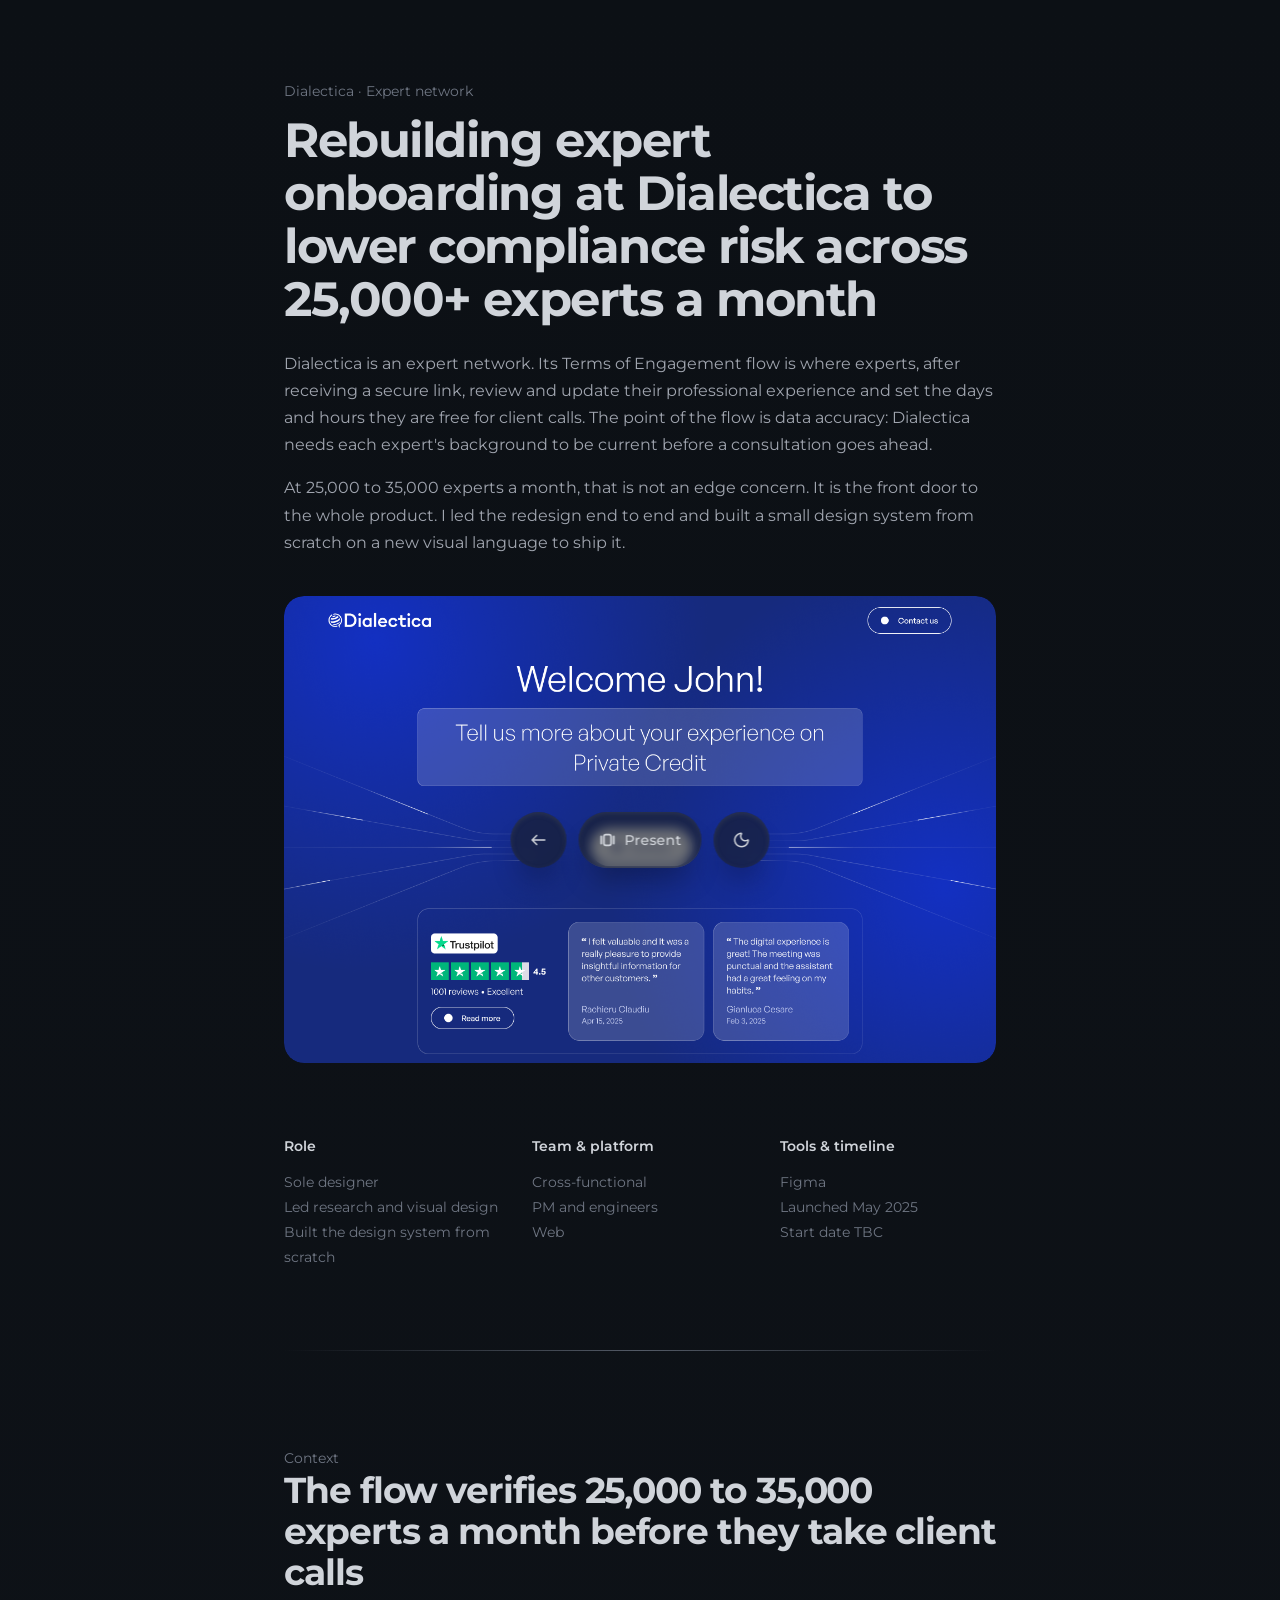
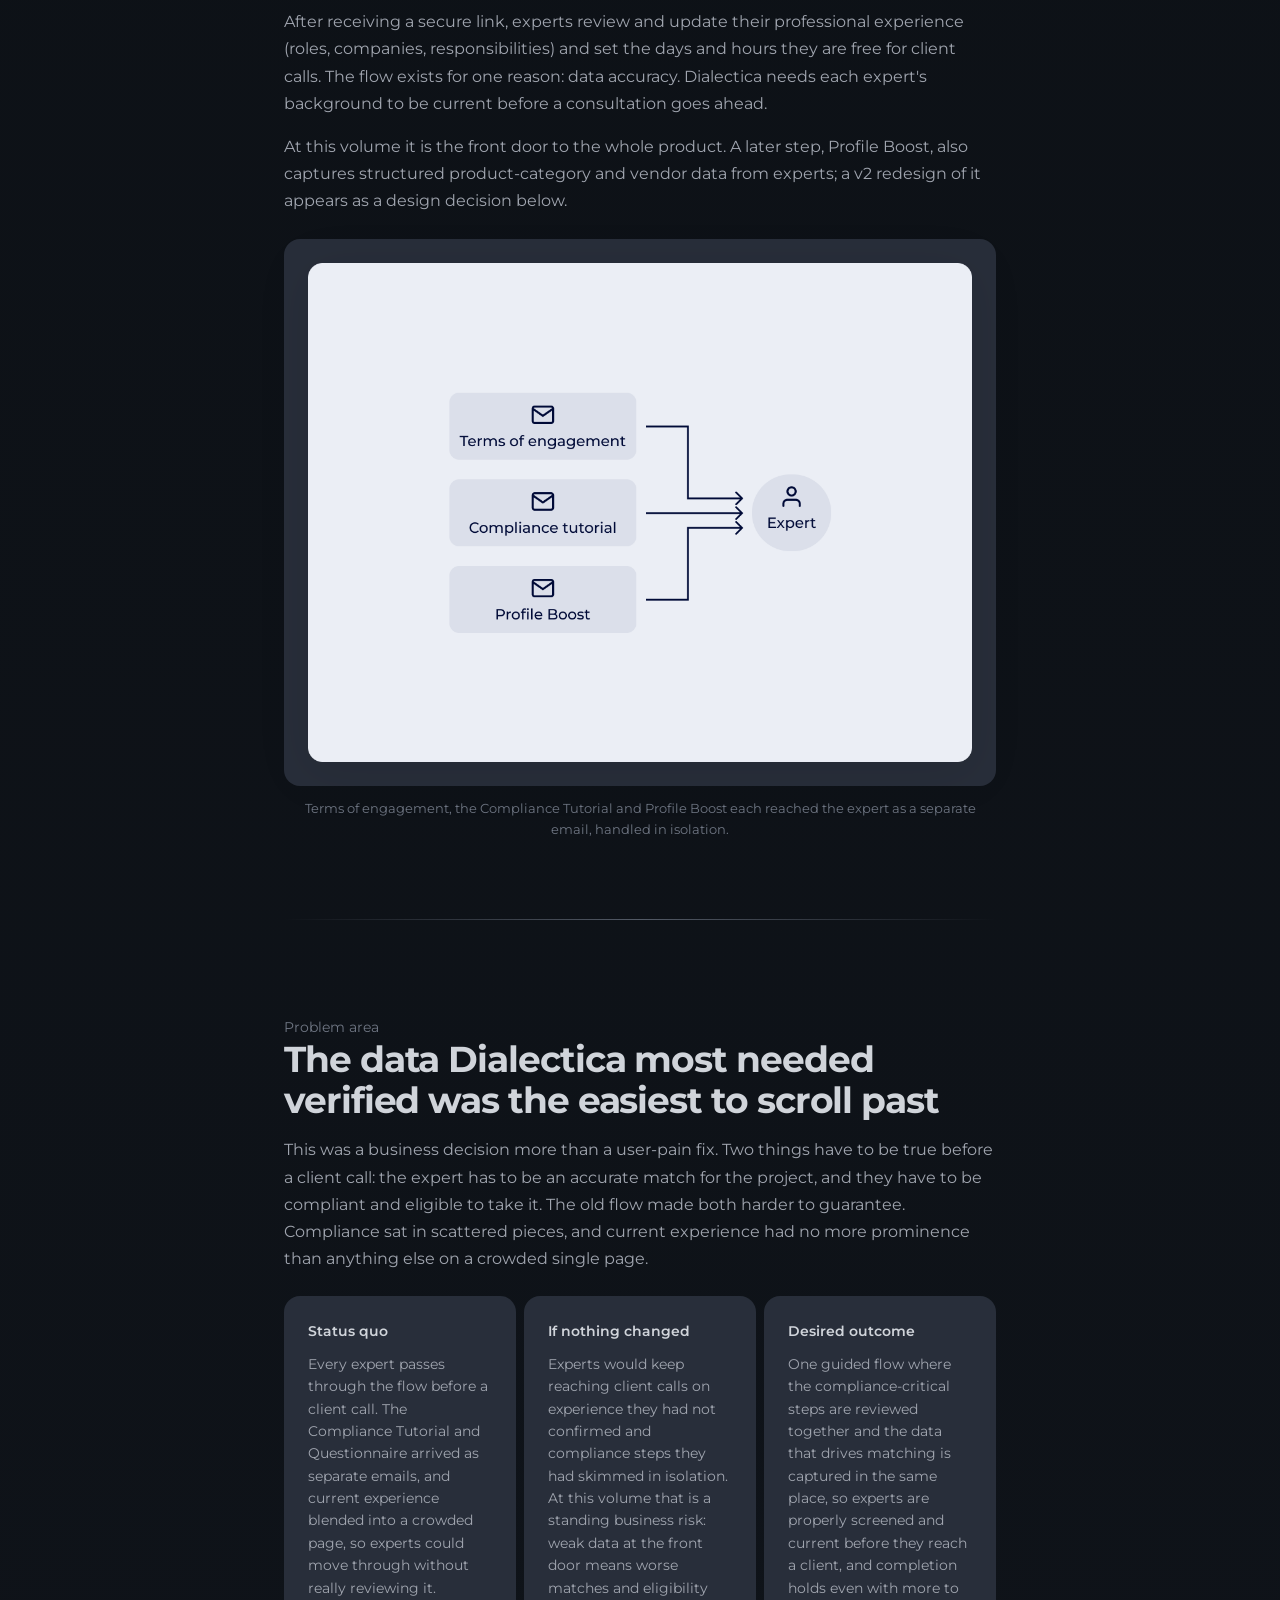
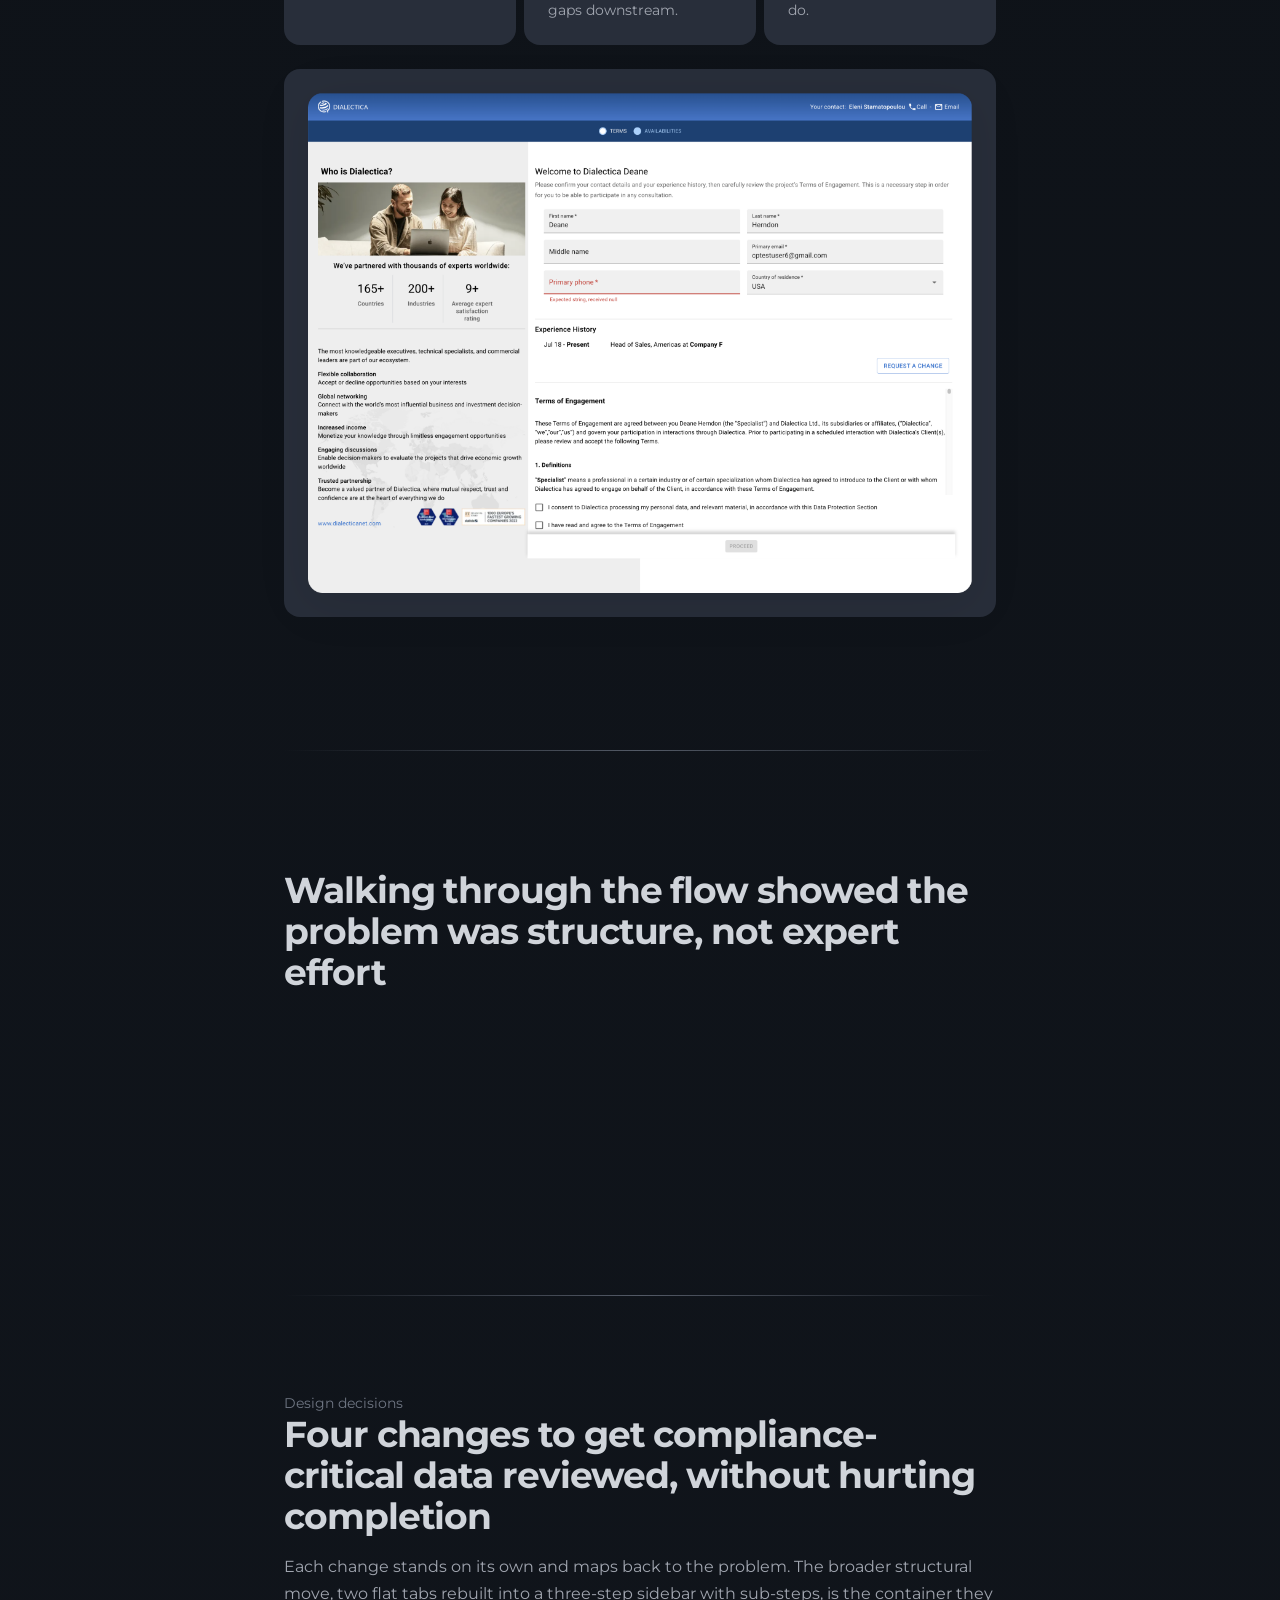
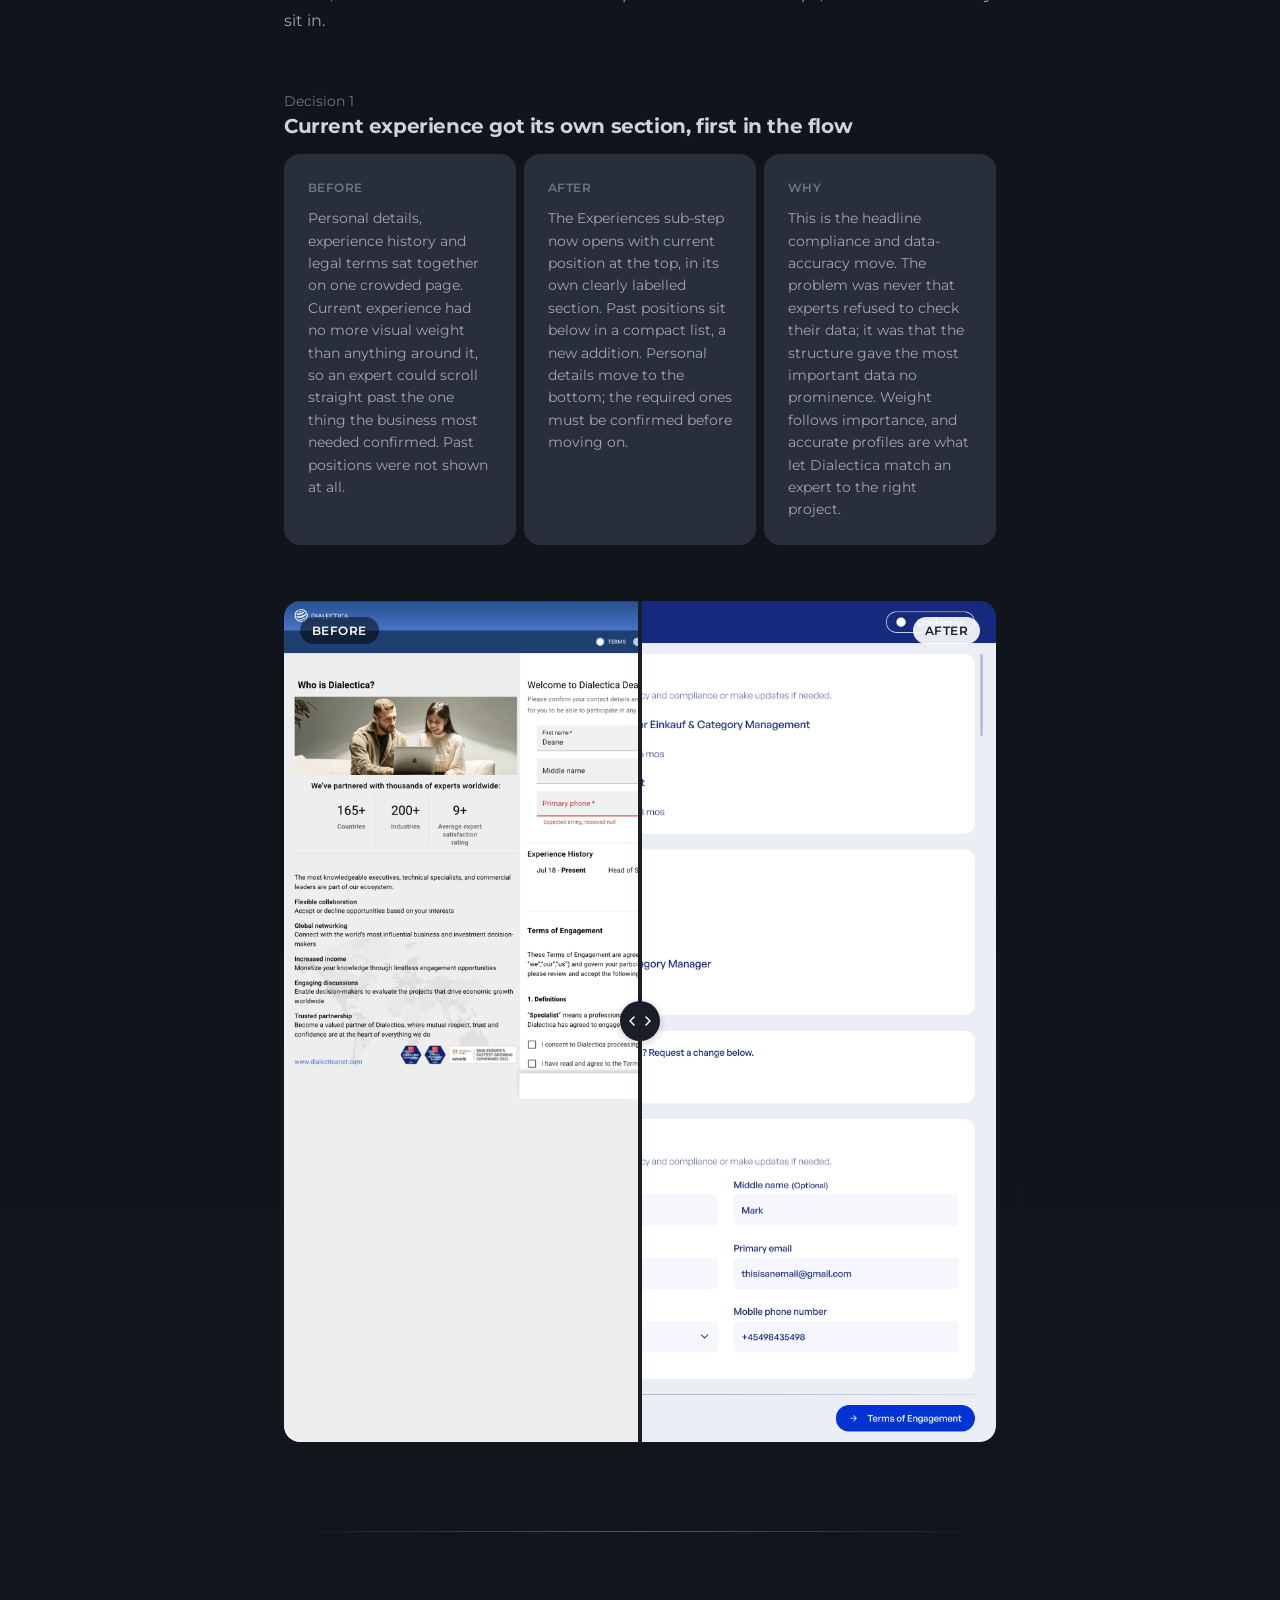
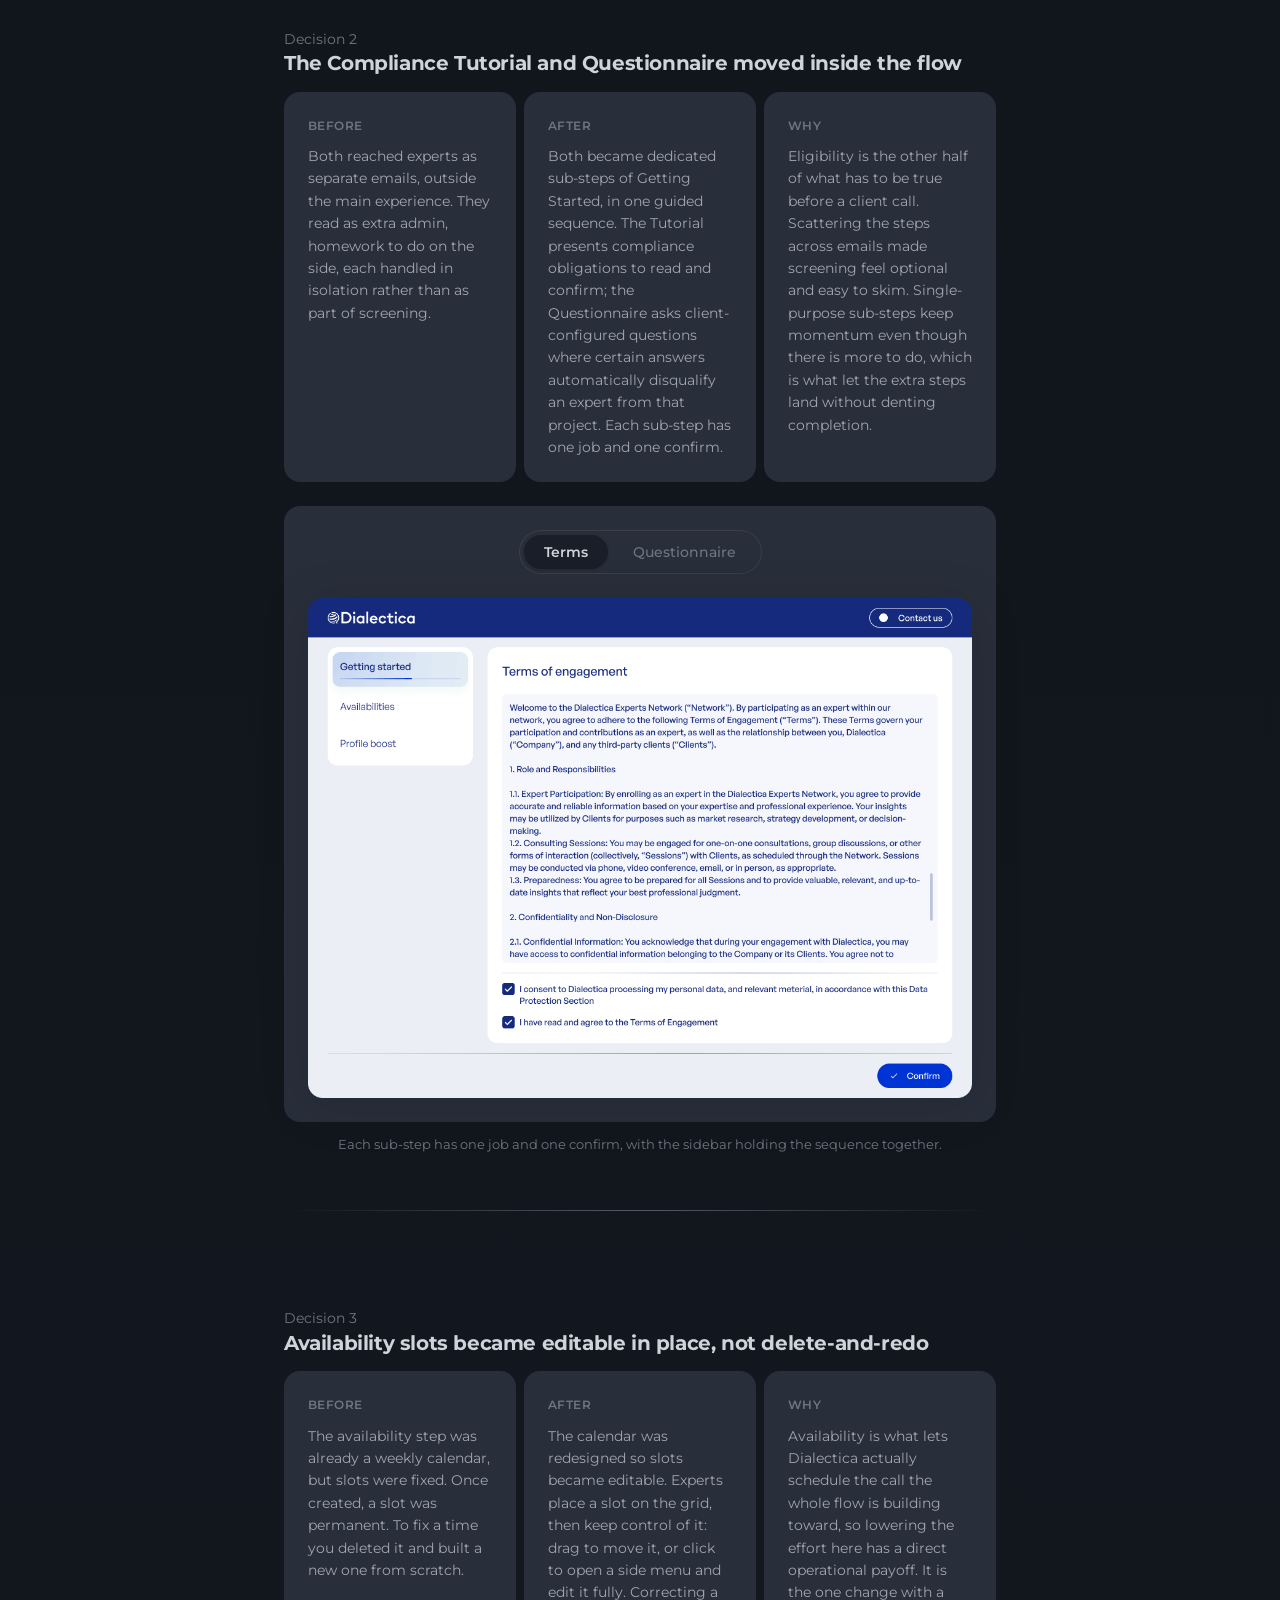
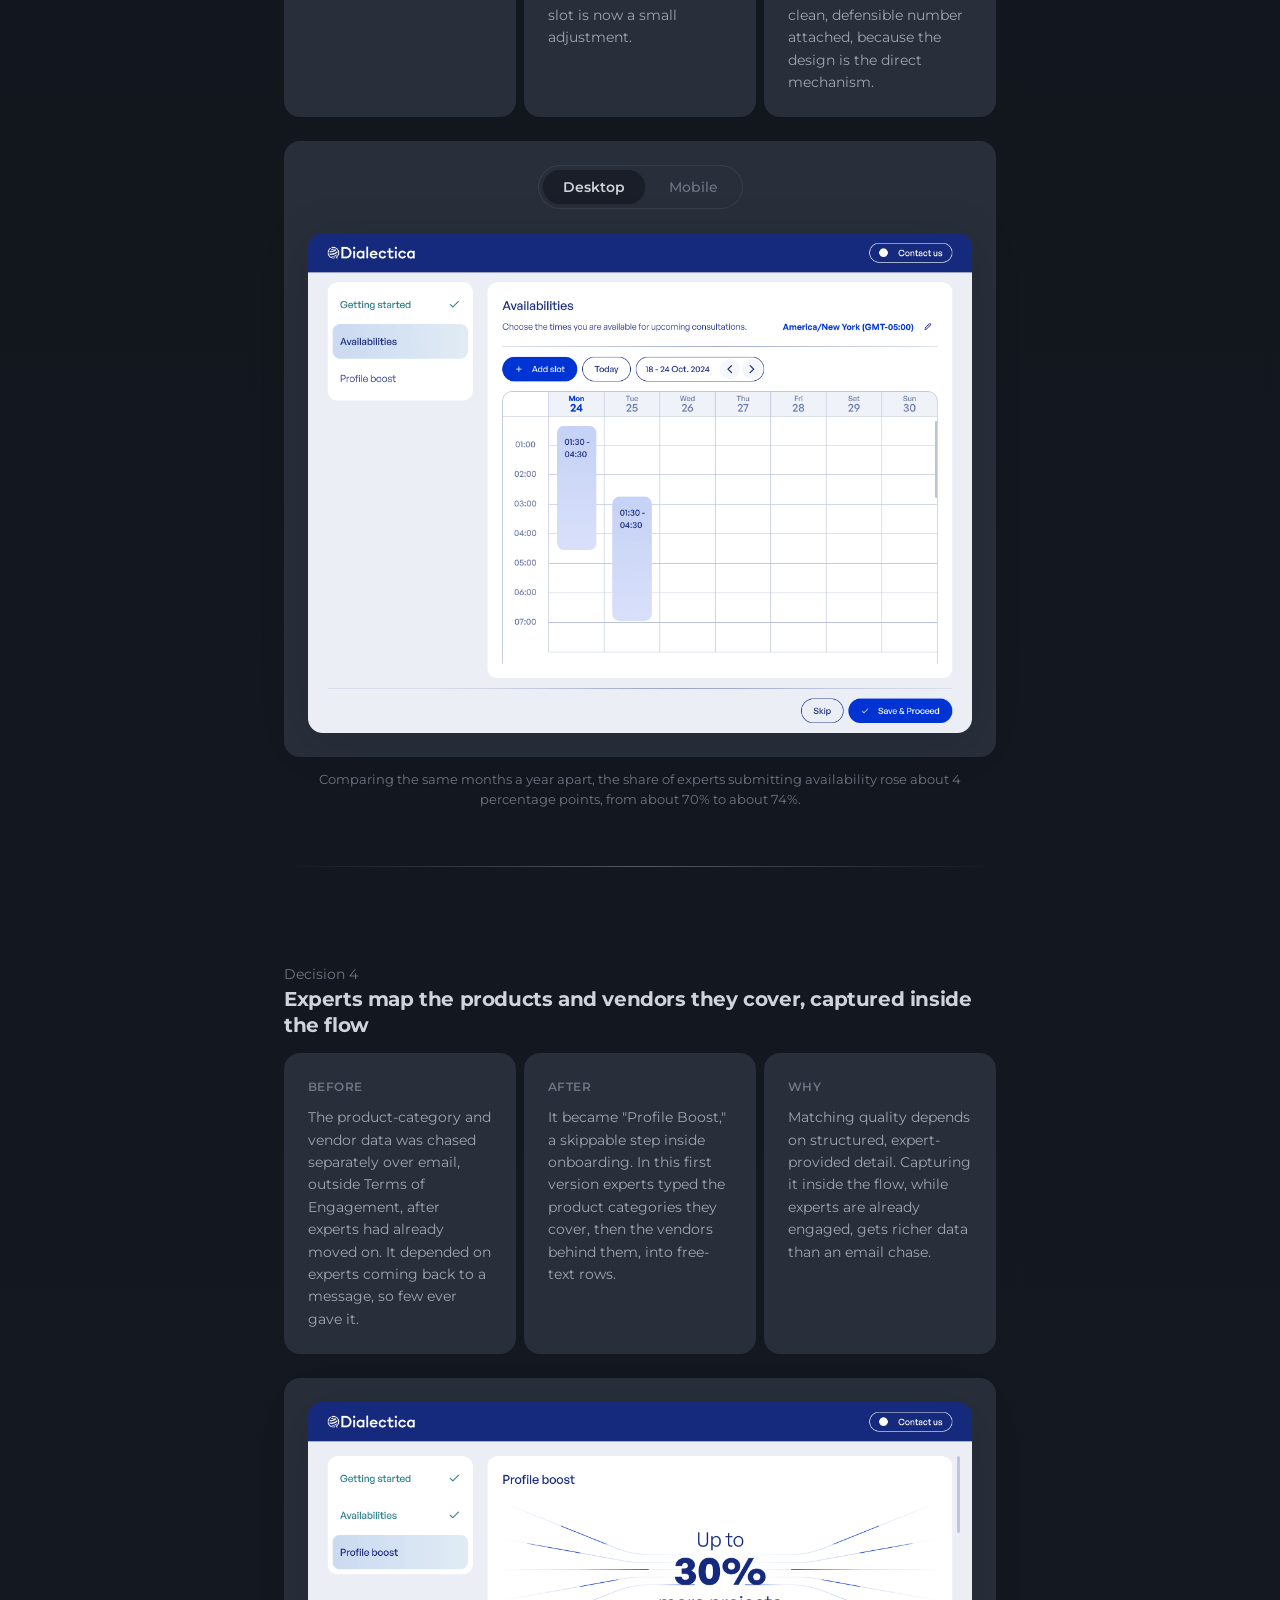
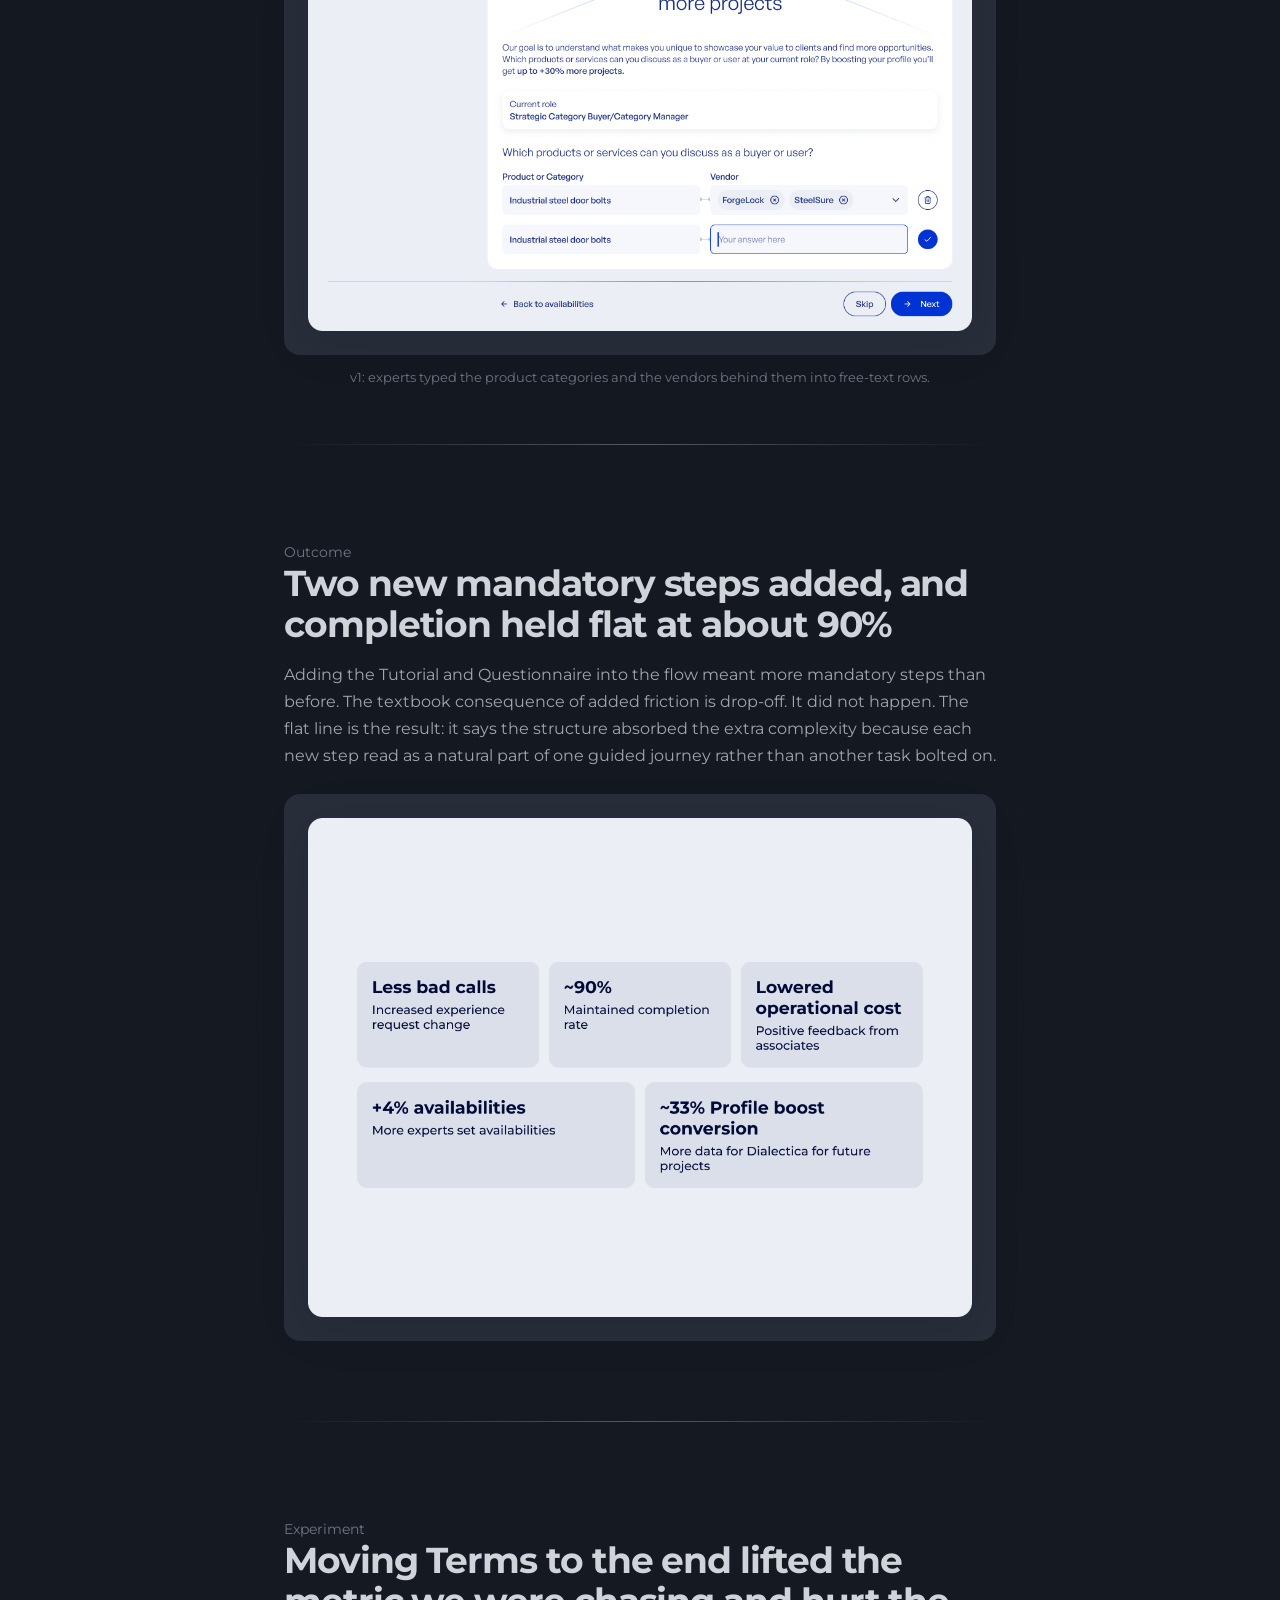
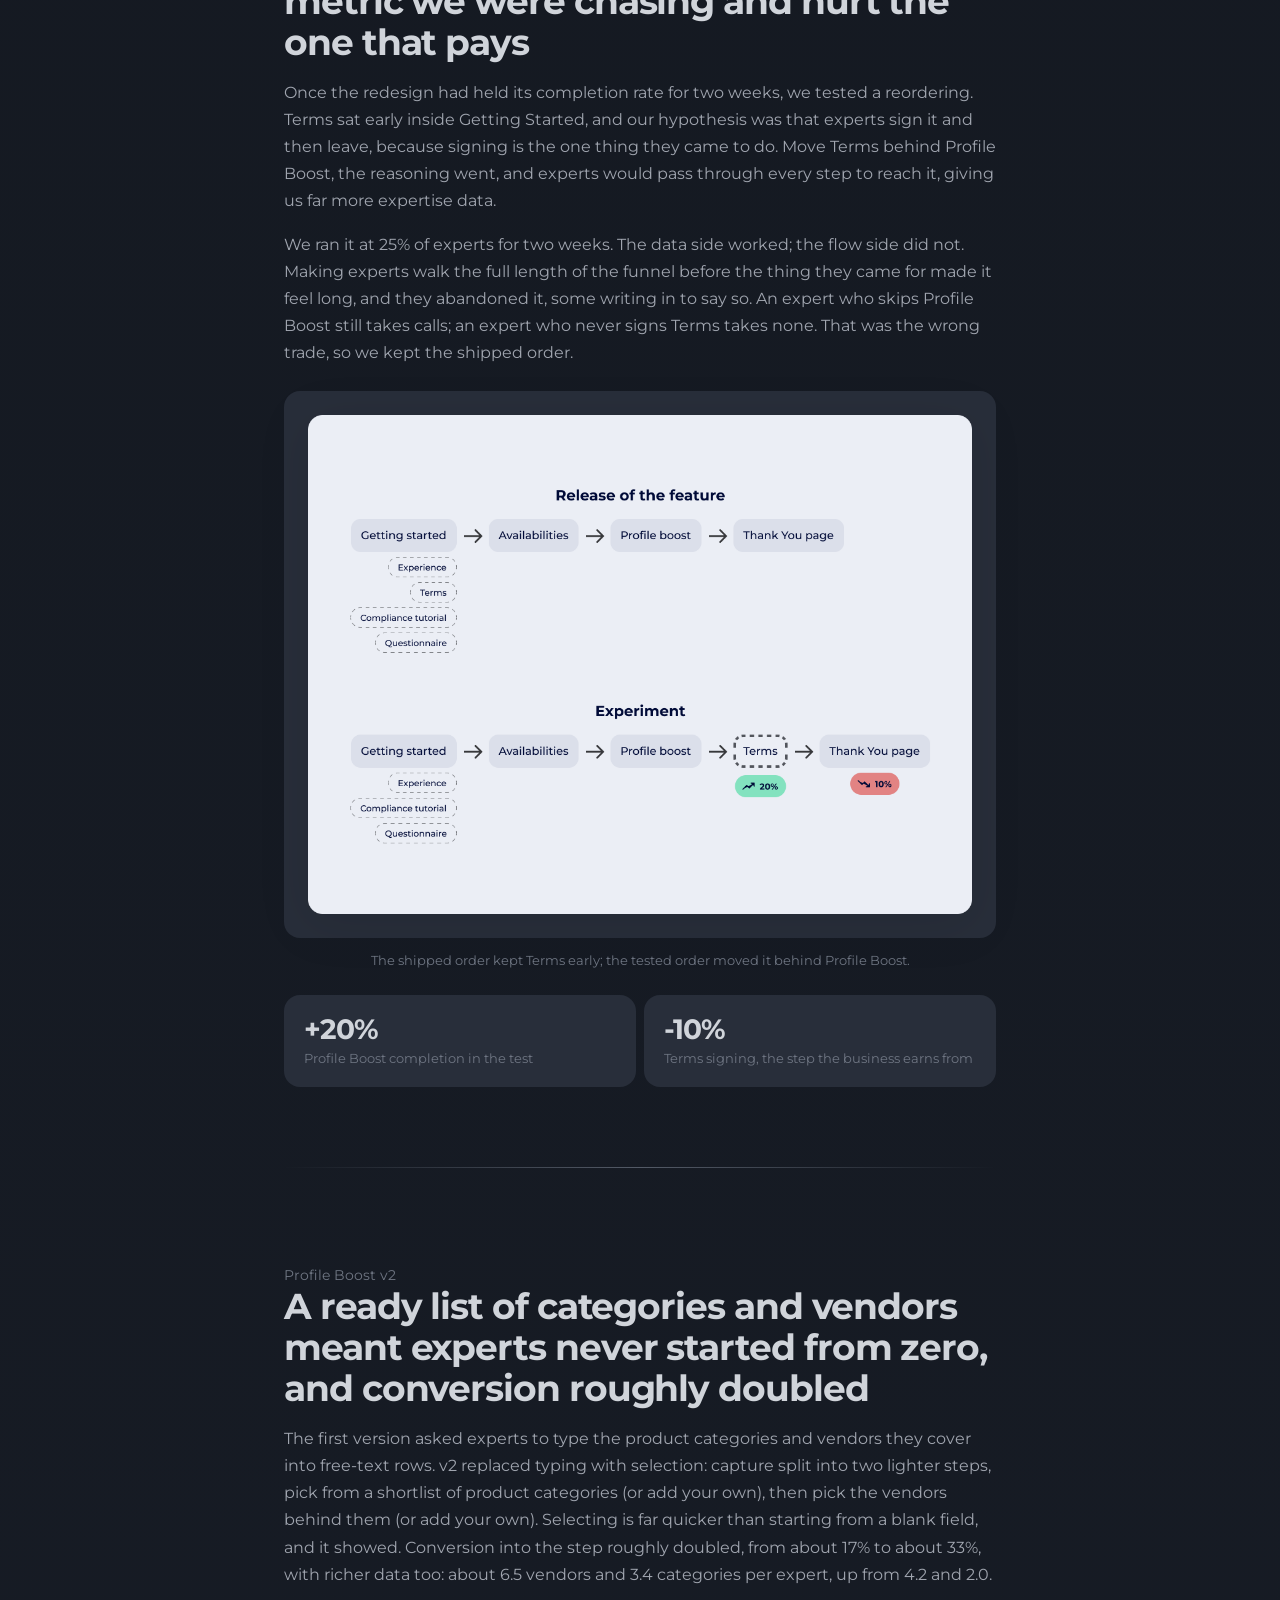
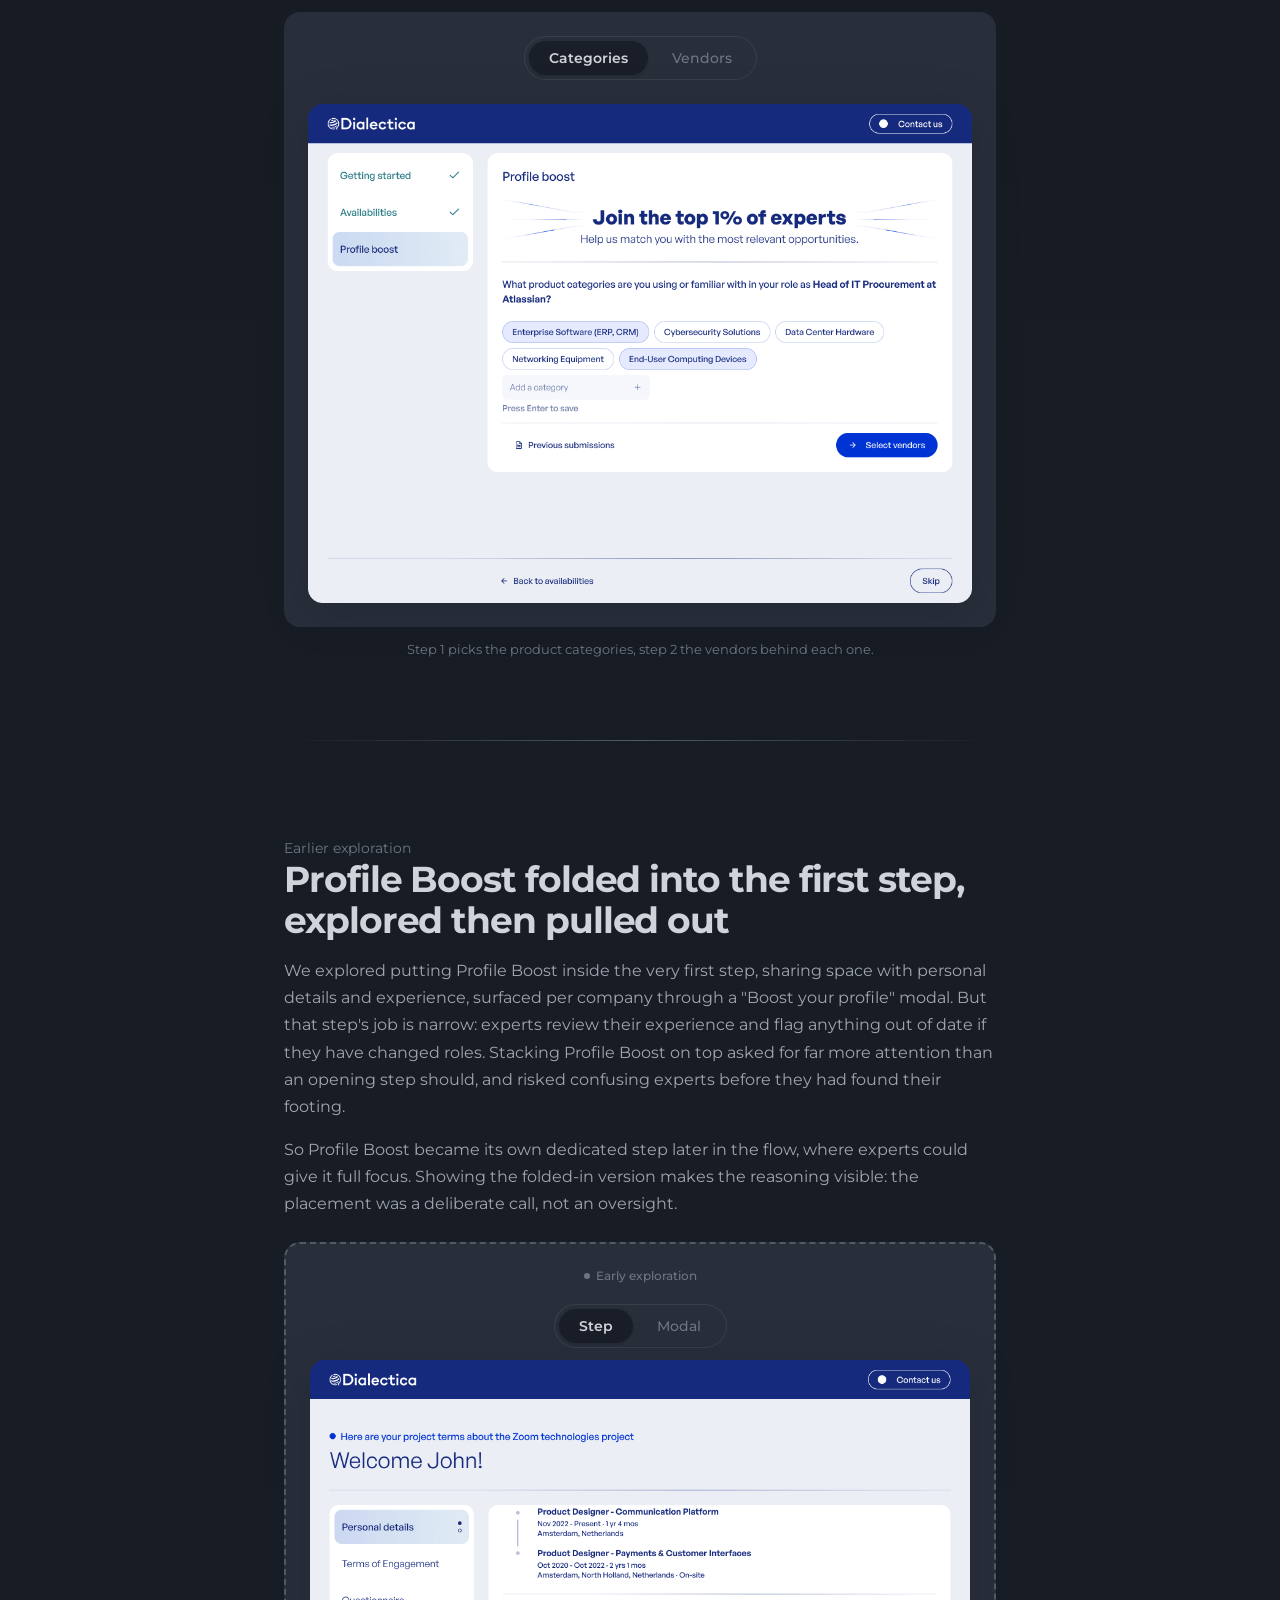
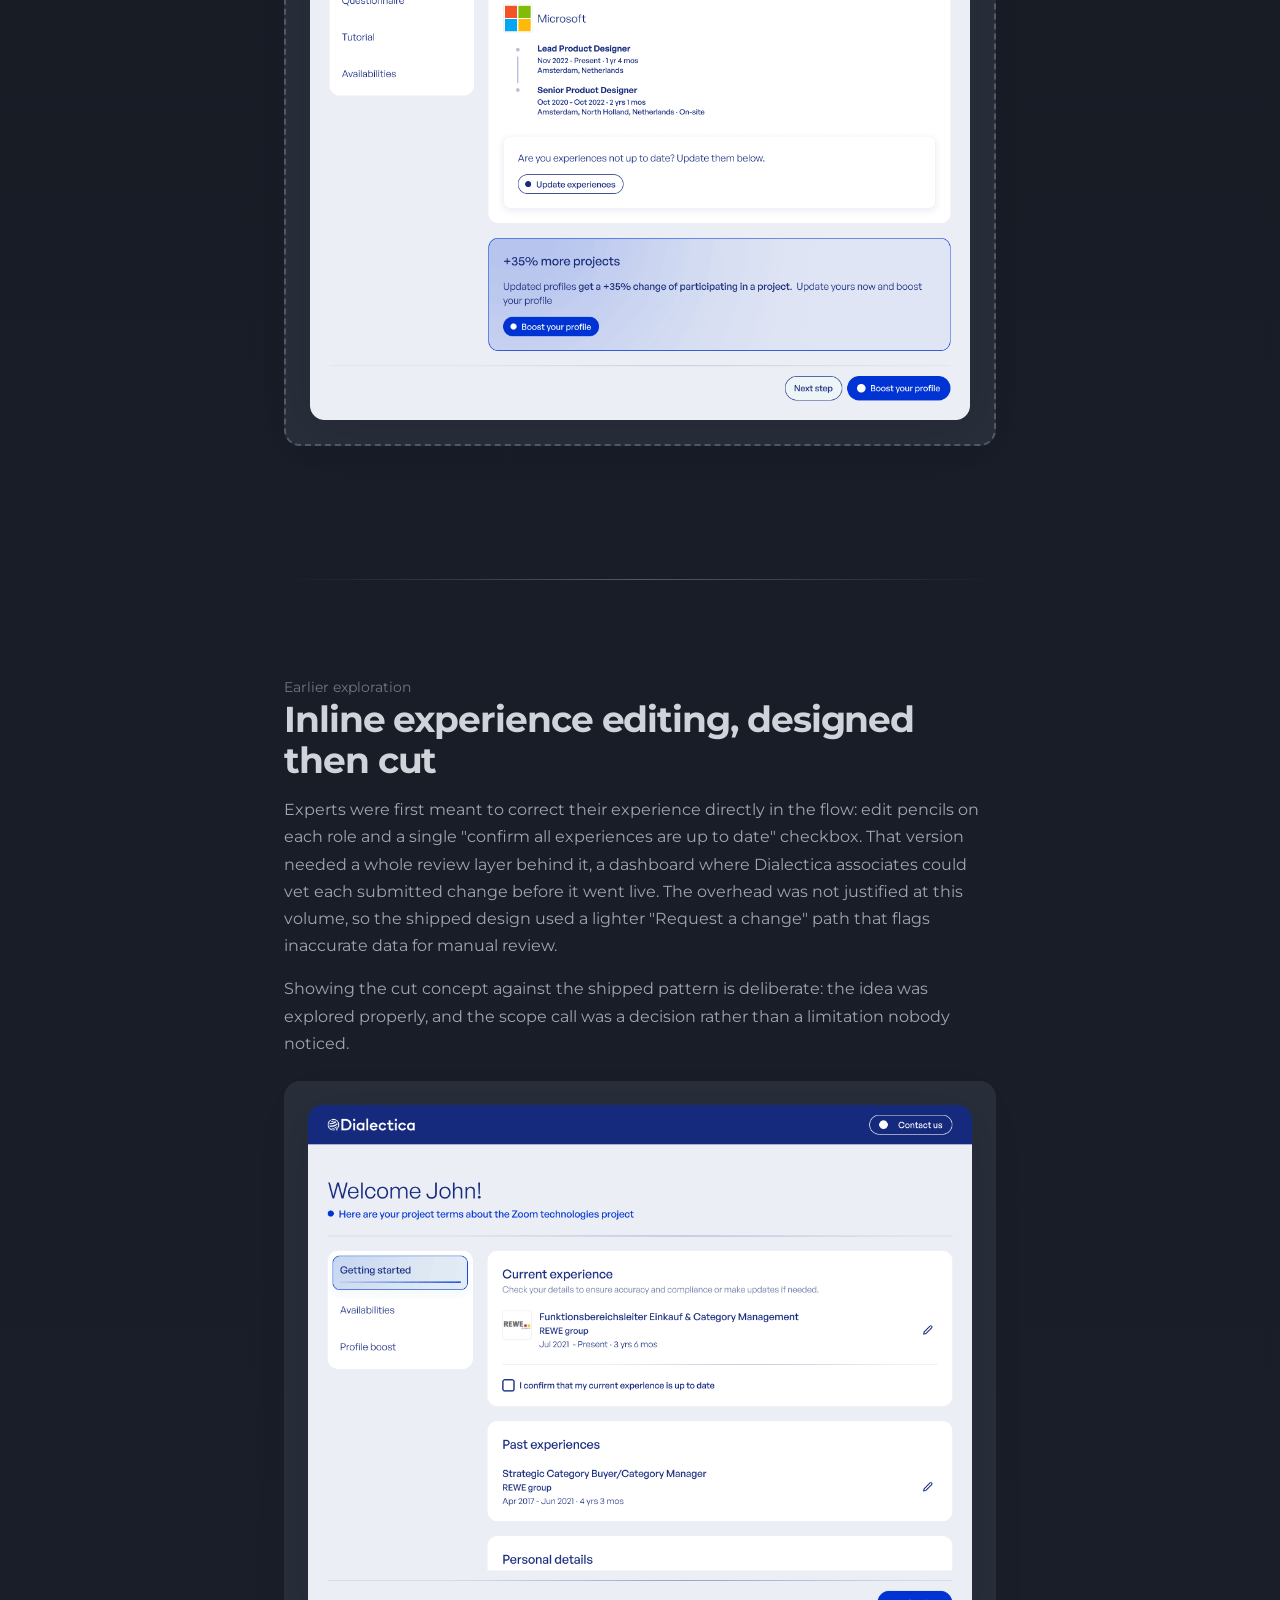
<file: case-study-toe.html>
<!DOCTYPE html>
<html lang="en">
<head>
  <meta charset="UTF-8">
  <meta name="viewport" content="width=device-width, initial-scale=1.0">
  <title>Terms of Engagement | Pavlos Aliko</title>
  <meta name="description" content="Rebuilding expert onboarding at Dialectica to lower compliance risk across 25,000+ experts a month. A redesign of the Terms of Engagement flow.">
  <!-- Social share preview (Open Graph + Twitter) -->
  <meta property="og:type" content="article">
  <meta property="og:site_name" content="Pavlos Aliko">
  <meta property="og:url" content="https://pavlosaliko.design/case-study-toe.html">
  <meta property="og:title" content="Terms of Engagement | Pavlos Aliko">
  <meta property="og:description" content="Rebuilding expert onboarding at Dialectica to lower compliance risk across 25,000+ experts a month. A redesign of the Terms of Engagement flow.">
  <meta property="og:image" content="https://pavlosaliko.design/Images/Case%20studies/ToE-Snapshot.png">
  <meta property="og:image:width" content="1280">
  <meta property="og:image:height" content="840">
  <meta property="og:image:alt" content="Terms of Engagement redesigned interface">
  <meta name="twitter:card" content="summary_large_image">
  <meta name="twitter:title" content="Terms of Engagement | Pavlos Aliko">
  <meta name="twitter:description" content="Rebuilding expert onboarding at Dialectica to lower compliance risk across 25,000+ experts a month.">
  <meta name="twitter:image" content="https://pavlosaliko.design/Images/Case%20studies/ToE-Snapshot.png">
  <link rel="icon" href="data:image/svg+xml,<svg xmlns='http://www.w3.org/2000/svg' viewBox='0 0 32 32'><circle cx='16' cy='16' r='16' fill='%23FFD600'/></svg>">
  <meta http-equiv="Cache-Control" content="no-cache, no-store, must-revalidate">
  <meta http-equiv="Pragma" content="no-cache">
  <meta http-equiv="Expires" content="0">
  <link rel="preconnect" href="https://fonts.googleapis.com">
  <link rel="preconnect" href="https://fonts.gstatic.com" crossorigin>
  <link href="https://fonts.googleapis.com/css2?family=Montserrat:wght@300;400;500;600;700&display=swap" rel="stylesheet">
  <link rel="stylesheet" href="design-system.css">
  <!-- Flash-free theme: apply before paint -->
  <script>
    (function() {
      var t = localStorage.getItem('theme');
      if (!t) { var h = new Date().getHours(); t = (h >= 18 || h < 8) ? 'dark' : 'light'; }
      if (t === 'dark') document.documentElement.setAttribute('data-theme', 'dark');
    })();
  </script>
  <style>
    /* ── Tag colors (ToE: yellow) ── */
    .cs-tag-wip {
      color: #7a6c00;
      background: #fef3c7;
    }

    [data-theme="dark"] .cs-tag-wip {
      color: #fde68a;
      background: rgba(254, 243, 199, 0.12);
    }

    /* ── Segmented Control (device toggle) ── */
    .cs-segmented {
      display: inline-flex;
      gap: var(--space-4);
      padding: var(--space-4);
      background: var(--surface-pill);
      border: 1px solid var(--border-meta);
      border-radius: var(--radius-pill);
    }

    .cs-segmented-btn {
      appearance: none;
      border: none;
      cursor: pointer;
      font-family: var(--font-sans);
      font-size: var(--font-small);
      font-weight: 500;
      color: var(--text-secondary);
      background: transparent;
      padding: var(--space-8) var(--space-20);
      border-radius: var(--radius-pill);
      text-align: center;
      transition: background 0.2s var(--ease), color 0.2s var(--ease);
      -webkit-tap-highlight-color: transparent;
    }

    /* Reserve the bold (selected) width up front so the option never widens
       when it becomes active. The hidden ::after always renders the label at
       weight 600, fixing the button width regardless of the live weight. */
    .cs-segmented-btn::after {
      content: attr(data-label);
      display: block;
      height: 0;
      overflow: hidden;
      visibility: hidden;
      font-weight: 600;
    }

    @media (hover: hover) {
      .cs-segmented-btn:hover { background: var(--hover); }
    }

    .cs-segmented-btn.is-active {
      background: var(--surface);
      color: var(--text-primary);
      font-weight: 600;
      box-shadow: 0 1px 3px rgba(0, 0, 0, 0.12);
    }

    /* Unfilled label under a toggle, marking the shots as work that was never
       shipped. The dot carries the weight so the text can stay plain. No margin
       of its own: it sits as a plain child of the frame's flex column, so the
       frame's gap falls evenly above and below it. */
    .cs-frame-tag {
      display: inline-flex;
      align-items: center;
      gap: var(--space-6);
      height: 32px;
      font-size: var(--font-tag);
      font-weight: 500;
      color: var(--text-secondary);
      background: transparent;
    }

    .cs-frame-tag::before {
      content: "";
      width: 6px;
      height: 6px;
      border-radius: 50%;
      background: var(--text-secondary);
      flex-shrink: 0;
    }

    /* Any frame carrying a tag tightens up, so the tag and the shot read as one
       group. Out-specifies the base .cs-toggle-frame gap below regardless of
       order; untagged toggles keep the roomier default.
       The dashed stroke borrows the .cs-placeholder language further down the
       page: unfinished, not a shipped screen. Dash length is whatever the
       browser picks — CSS has no control over it, so it varies a little
       between Chrome, Safari and Firefox. */
    .cs-toggle-frame:has(.cs-frame-tag) {
      gap: var(--space-12);
      border: 2px dotted var(--divider-mid);
      border-style: dashed;
      /* 8px off .cs-image-frame's 24px: the tag is lighter than a screenshot,
         so the full inset left it looking low in the frame. */
      padding-top: var(--space-16);
    }

    /* Sits in the page's text lane like every other .cs-image-frame — it
       inherits `grid-column: text` from `.page > *`, so it never outruns the
       body copy. Both shots scale fluidly inside it as the window resizes. */
    .cs-toggle-frame {
      display: flex;
      flex-direction: column;
      align-items: center;
      gap: var(--space-24);
    }

    /* Both shots are the same height, so they crossfade in place with no
       height change: the desktop image stays in flow to set the frame height,
       and the mobile image is overlaid centered and matched to it. */
    .cs-toggle-view {
      position: relative;
      width: 100%;
    }

    /* ══ Device toggle animation — tune these three ══
       --toggle-fade:       how long the crossfade + scale takes
       --toggle-scale-from: size of the inactive shot. The outgoing one shrinks
                            to this as it fades out, the incoming one grows from
                            it to full size as it fades in. Closer to 1 = subtler.
       --toggle-shift:      how far the inactive shot sits below its resting
                            position. The incoming shot rises this far as it
                            fades in, the outgoing one sinks the same distance.
                            Smaller on phones, where the frame itself is smaller.
       Transforms are never animated on layout — the hidden shot is transformed
       while invisible, so the frame height never moves.
       Easing is --ease from design-system.css. */
    .cs-toggle-frame {
      --toggle-fade: 0.3s;
      --toggle-scale-from: 0.96;
      --toggle-shift: 16px;
    }

    .cs-toggle-img {
      opacity: 0;
      transform: translateY(var(--toggle-shift)) scale(var(--toggle-scale-from));
      transition: opacity var(--toggle-fade) var(--ease),
                  transform var(--toggle-fade) var(--ease);
    }

    .cs-toggle-img.is-shown {
      opacity: 1;
      transform: translateY(0) scale(1);
    }

    /* The inactive shot is only faded out, so without this it still swallows
       clicks meant for the visible one (and would open the wrong lightbox). */
    .cs-toggle-img:not(.is-shown) { pointer-events: none; }

    /* ── Stacked variant (two desktop shots) ──
       Decision 3 height-matches a landscape and a portrait shot, so one is
       overlaid absolutely. Decision 2's two sub-steps are both desktop shots at
       the same width but different heights, so there is nothing to match: they
       share one grid cell instead. The row sizes to the taller shot, so the
       frame keeps a fixed height and nothing below it reflows on toggle; both
       shots hang from the top edge, so the app chrome stays put across the
       swap and any leftover space falls below the shorter one. */
    .cs-toggle-view--stack {
      display: grid;
    }

    .cs-toggle-view--stack .cs-toggle-img {
      grid-area: 1 / 1;
      align-self: start;
      display: block;
      width: 100%;
      height: auto;
    }

    /* scoped under .cs-toggle-view so these out-specify .cs-image-frame img,
       which otherwise forces width:100% and stretches the portrait shot */
    .cs-toggle-view .cs-toggle-img[data-view="desktop"] {
      display: block;
      width: 100%;
      height: auto;
    }

    .cs-toggle-view .cs-toggle-img--mobile {
      position: absolute;
      top: 0;
      left: 50%;
      /* centring lives in the transform here, so the scale and the rise compose
         with it rather than replacing it */
      transform: translateX(-50%) translateY(var(--toggle-shift)) scale(var(--toggle-scale-from));
      height: 100%;
      width: auto;
    }

    .cs-toggle-view .cs-toggle-img--mobile.is-shown {
      transform: translateX(-50%) translateY(0) scale(1);
    }

    /* Applied while JS picks the starting view, so the default doesn't
       animate in on page load. */
    .cs-toggle-frame.is-setting-up .cs-toggle-img { transition: none; }

    @media (prefers-reduced-motion: reduce) {
      /* no scale, no rise, no crossfade — just a straight swap */
      .cs-toggle-frame {
        --toggle-scale-from: 1;
        --toggle-shift: 0px;
      }
      .cs-toggle-img { transition: none; }
    }

    /* ── 2-col Opportunity Cards ── */
    .cs-opportunity-grid {
      display: grid;
      grid-template-columns: 1fr 1fr;
      gap: var(--space-8);
      margin-top: var(--space-24);
    }

    .cs-opportunity-card h4 {
      font-size: var(--font-small);
      font-weight: 600;
      color: var(--text-primary);
      margin-bottom: var(--space-10);
    }

    .cs-opportunity-card p {
      font-size: var(--font-small);
      font-weight: 400;
      color: var(--text-body);
      line-height: 1.6;
    }

    /* ── 3-col Goal Cards ── */
    .cs-goals-grid {
      display: grid;
      grid-template-columns: repeat(3, 1fr);
      gap: var(--space-8);
      margin-top: var(--space-24);
    }

    .cs-goal-card {
      background: var(--surface-card);
      border-radius: var(--radius-lg);
      padding: var(--space-24);
    }

    .cs-goal-icon {
      width: 36px;
      height: 36px;
      margin-bottom: var(--space-24);
      color: var(--text-primary);
    }

    /* ── KPI Pills ── */
    .cs-kpi-grid {
      display: grid;
      grid-template-columns: 1fr 1fr;
      gap: var(--space-8);
      margin-top: var(--space-24);
    }

    .cs-kpi-card {
      background: var(--surface-card);
      border-radius: var(--radius-lg);
      padding: var(--space-24);
      display: flex;
      align-items: flex-start;
      gap: var(--space-16);
    }

    .cs-kpi-icon {
      width: 36px;
      height: 36px;
      background: var(--surface-kpi-icon);
      border-radius: var(--radius-sm);
      display: flex;
      align-items: center;
      justify-content: center;
      flex-shrink: 0;
      color: var(--icon-color);
    }

    .cs-kpi-text h4 {
      font-size: var(--font-small);
      font-weight: 600;
      color: var(--text-primary);
      margin-bottom: var(--space-4);
    }

    .cs-kpi-text p {
      font-size: var(--font-caption);
      font-weight: 400;
      color: var(--text-secondary);
      line-height: 1.5;
    }

    /* ── Stat Pills ── */
    .cs-stat-pills {
      display: grid;
      grid-template-columns: repeat(3, 1fr);
      gap: var(--space-8);
      margin-top: var(--space-24);
    }

    /* Two-pill rows (e.g. the Experiment section) span the full lane instead of
       leaving the third column of the default grid empty. */
    .cs-stat-pills--two {
      grid-template-columns: repeat(2, 1fr);
    }

    .cs-stat-pill {
      padding: var(--space-20) var(--space-20);
      display: flex;
      flex-direction: column;
      gap: var(--space-6);
    }

    .cs-stat-pill-value {
      font-size: var(--font-stat);
      font-weight: 700;
      letter-spacing: -0.03em;
      color: var(--text-primary);
      line-height: 1;
    }

    .cs-stat-pill-label {
      font-size: var(--font-caption);
      font-weight: 400;
      color: var(--text-secondary);
      line-height: 1.4;
    }

    /* ── Mobile Showcase ── */
    .cs-mobile-frame {
      margin-top: var(--space-8);
      background: var(--image-frame-bg);
      border-radius: var(--radius-lg);
      padding: var(--space-40) var(--space-24);
    }

    .cs-mobile-grid {
      display: grid;
      grid-template-columns: repeat(4, 1fr);
      gap: var(--space-24);
      align-items: start;
    }

    .cs-mobile-item {
      display: flex;
      flex-direction: column;
      align-items: center;
      gap: var(--space-16);
    }

    .cs-mobile-item img {
      width: 100%;
      border-radius: var(--radius-xl);
      box-shadow: 0 12px 32px rgba(0,0,0,0.16);
    }

    .cs-mobile-caption {
      font-size: var(--font-caption);
      font-weight: 500;
      color: var(--text-secondary);
      text-align: center;
    }

    /* ── Before / After Comparison Slider ── */
    .cs-comparison {
      position: relative;
      overflow: hidden;
      border-radius: var(--radius-lg);
      cursor: ew-resize;
      user-select: none;
      -webkit-user-select: none;
      touch-action: none;
      background: var(--image-frame-bg);
    }

    .cs-comparison img {
      display: block;
      width: 100%;
      pointer-events: none;
    }

    .cs-comparison-after {
      position: absolute;
      top: 0;
      left: 0;
      width: 100%;
      height: 100%;
      overflow: hidden;
    }

    .cs-comparison-after img {
      position: absolute;
      top: 0;
      left: 0;
      width: 100%; /* same as container */
      height: 100%;
      object-fit: cover;
    }

    .cs-comparison-handle {
      position: absolute;
      top: 0;
      bottom: 0;
      width: 4px;
      background: #191e28;
      z-index: 10;
      transform: translateX(-50%);
      /* The full-height bar is decorative: pointer-events is re-enabled only
         on the round grip below, so a touch anywhere else in the image scrolls
         the page normally instead of grabbing the slider. */
      pointer-events: none;
      /* A touch that starts on the grip drags it and never scrolls the page. */
      touch-action: none;
    }

    .cs-comparison-handle::after {
      content: '';
      position: absolute;
      top: 50%;
      left: 50%;
      transform: translate(-50%, -50%);
      width: 40px;
      height: 40px;
      border-radius: 50%;
      background: #191e28;
      box-shadow: 0 2px 8px rgba(0,0,0,0.2);
      pointer-events: auto;
      cursor: ew-resize;
    }

    .cs-comparison-handle::before {
      content: '';
      position: absolute;
      top: 50%;
      left: 50%;
      transform: translate(-50%, -50%);
      width: 16px;
      height: 16px;
      z-index: 11;
      /* CSS arrows for left/right */
      background: none;
      border: none;
    }

    .cs-comparison-handle-arrows {
      position: absolute;
      top: 50%;
      left: 50%;
      transform: translate(-50%, -50%);
      z-index: 12;
      display: flex;
      align-items: center;
      gap: var(--space-4);
      pointer-events: none;
    }

    .cs-comparison-handle-arrows svg {
      width: 10px;
      height: 10px;
    }

    .cs-comparison-label {
      position: absolute;
      top: 16px;
      font-size: var(--font-tag);
      font-weight: 600;
      letter-spacing: 0.04em;
      text-transform: uppercase;
      padding: var(--space-4) var(--space-12);
      border-radius: var(--radius-pill);
      z-index: 5;
      pointer-events: none;
    }

    .cs-comparison-label--before {
      left: 16px;
      background: rgba(0, 0, 0, 0.5);
      color: #fff;
    }

    .cs-comparison-label--after {
      right: 16px;
      background: rgba(255, 255, 255, 0.9);
      color: #191e28;
    }

    /* ── Key Moment Cards ── */
    .cs-moment-grid {
      display: grid;
      grid-template-columns: 1fr 1fr;
      gap: var(--space-8);
      margin-top: var(--space-24);
    }

    .cs-moment-card {
      background: var(--surface-card);
      border-radius: var(--radius-lg);
      padding: var(--space-24);
    }

    .cs-moment-type {
      font-size: var(--font-tag);
      font-weight: 600;
      letter-spacing: 0.04em;
      text-transform: uppercase;
      color: var(--text-secondary);
      margin-bottom: var(--space-12);
    }

    .cs-moment-card h4 {
      font-size: var(--font-small);
      font-weight: 600;
      color: var(--text-primary);
      margin-bottom: var(--space-8);
    }

    .cs-moment-card p {
      font-size: var(--font-small);
      font-weight: 400;
      color: var(--text-body);
      line-height: 1.6;
    }

    /* ── Design Decision Block (Before / After / Why) ── */
    .cs-change-block {
      margin-top: var(--space-40);
    }

    /* In the page grid, margins no longer merge with the divider above,
       so change blocks placed directly in the page drop their own top margin */
    .page > .cs-change-block {
      margin-top: 0;
    }

    .cs-change-block:first-of-type {
      margin-top: var(--space-32);
    }

    /* Matches .cs-label exactly. These sit in the same pinned bar as the
       section headings, and the collapsed title takes its type from whatever
       eyebrow is above it, so anything different here reads as two competing
       treatments in the same slot. */
    .cs-change-eyebrow {
      font-size: var(--font-small);
      font-weight: 400;
      color: var(--text-secondary);
      margin-bottom: var(--space-8);
    }

    .cs-change-title {
      font-size: var(--font-title);
      font-weight: 700;
      line-height: 1.3;
      letter-spacing: -0.02em;
      color: var(--text-primary);
      margin-bottom: var(--space-20);
    }

    .cs-baw-grid {
      display: grid;
      grid-template-columns: 1fr 1fr;
      gap: var(--space-8);
    }

    .cs-baw-grid--three {
      grid-template-columns: repeat(3, 1fr);
    }

    .cs-baw-card h5 {
      font-size: var(--font-tag);
      font-weight: 600;
      letter-spacing: 0.04em;
      text-transform: uppercase;
      color: var(--text-secondary);
      margin-bottom: var(--space-10);
    }

    .cs-baw-card p {
      font-size: var(--font-small);
      font-weight: 400;
      color: var(--text-body);
      line-height: 1.6;
    }

    /* ── Placeholder (image still needed) ── */
    .cs-placeholder {
      margin-top: var(--space-24);
      border: 2px dashed var(--divider-mid);
      border-radius: var(--radius-lg);
      padding: var(--space-32) var(--space-24);
      text-align: center;
      background: transparent;
    }

    .cs-placeholder-tag {
      display: inline-block;
      font-size: var(--font-badge);
      font-weight: 600;
      letter-spacing: 0.06em;
      text-transform: uppercase;
      color: #7a6c00;
      background: #fef3c7;
      padding: var(--space-4) var(--space-12);
      border-radius: var(--radius-pill);
      margin-bottom: var(--space-12);
    }

    [data-theme="dark"] .cs-placeholder-tag {
      color: #fde68a;
      background: rgba(254, 243, 199, 0.12);
    }

    .cs-placeholder p {
      font-size: var(--font-small);
      color: var(--text-secondary);
      line-height: 1.6;
      max-width: 440px;
      margin: 0 auto;
    }

    /* ── Experiment Order Diagram ── */
    .cs-order-grid {
      display: grid;
      grid-template-columns: 1fr 1fr;
      gap: var(--space-8);
      margin-top: var(--space-24);
    }

    .cs-order-card h5 {
      font-size: var(--font-tag);
      font-weight: 600;
      letter-spacing: 0.04em;
      text-transform: uppercase;
      color: var(--text-secondary);
      margin-bottom: var(--space-16);
    }

    .cs-order-steps {
      display: flex;
      flex-direction: column;
      gap: var(--space-6);
    }

    .cs-order-step {
      font-size: var(--font-small);
      font-weight: 500;
      color: var(--text-body);
      background: var(--surface-kpi-icon);
      border-radius: var(--radius-sm);
      padding: var(--space-12) var(--space-16);
    }

    .cs-order-step--highlight {
      color: var(--text-primary);
      font-weight: 600;
      background: #fef3c7;
    }

    [data-theme="dark"] .cs-order-step--highlight {
      color: #fde68a;
      background: rgba(254, 243, 199, 0.12);
    }

    /* ── Retrospective parts ── */
    .cs-retro-part {
      margin-top: var(--space-32);
    }

    .cs-retro-part h4 {
      font-size: var(--font-h3);
      font-weight: 600;
      color: var(--text-primary);
      margin-bottom: var(--space-10);
    }

    /* ── Responsive ── */
    @media (max-width: 768px) {
      .cs-goals-grid {
        grid-template-columns: 1fr;
      }

      .cs-stat-pills {
        grid-template-columns: 1fr 1fr;
      }

      .cs-moment-grid {
        grid-template-columns: 1fr;
      }

      .cs-mobile-grid {
        grid-template-columns: repeat(2, 1fr);
        gap: var(--space-20);
      }

      .cs-mobile-frame {
        padding: var(--space-28) var(--space-20);
      }

      .cs-baw-grid,
      .cs-baw-grid--three,
      .cs-order-grid {
        grid-template-columns: 1fr;
      }

      /* Height-matching the two shots squeezes the portrait one down to about
         100px wide on a phone. Below this width each shot instead fills the
         frame and sets the container height itself: the active one sits in
         flow, the inactive one is overlaid at opacity 0 so the crossfade still
         works. Toggling changes the container height — that's the trade. */
      /* Half the desktop rise: the frame is roughly a third the width down here,
         so 16px reads as a lurch rather than a lift. */
      .cs-toggle-frame { --toggle-shift: 8px; }

      /* No translateX to compose with down here — both shots are centred by
         auto margins instead — so the scale and the rise stand on their own. */
      .cs-toggle-view .cs-toggle-img,
      .cs-toggle-view .cs-toggle-img--mobile {
        display: block;
        width: 100%;
        height: auto;
        left: auto;
        transform: translateY(var(--toggle-shift)) scale(var(--toggle-scale-from));
      }

      .cs-toggle-view .cs-toggle-img.is-shown {
        position: relative;
        transform: translateY(0) scale(1);
      }

      /* Never render the phone shot wider than a real phone screen. On a phone
         the frame is narrower than this anyway, so the cap only bites at tablet
         widths, where filling the lane would upscale a 750px asset to ~670px
         and run the frame past 1.5 screens tall. */
      .cs-toggle-view .cs-toggle-img--mobile {
        max-width: 430px;
        margin-left: auto;
        margin-right: auto;
      }

      .cs-toggle-view .cs-toggle-img:not(.is-shown) {
        position: absolute;
        top: 0;
        left: 0;
      }
    }

    @media (max-width: 480px) {
      .cs-opportunity-grid {
        grid-template-columns: 1fr;
      }

      .cs-kpi-grid {
        grid-template-columns: 1fr;
      }

      .cs-stat-pills {
        grid-template-columns: 1fr;
      }
    }
  </style>
</head>
<body data-present-enabled>

  <div class="page">

    <!-- ── Section: Hero ── -->
    <section class="cs-section">
      <p class="cs-label reveal">Dialectica · Expert network</p>
      <h1 class="cs-h1 reveal" data-present-bullets="Dialectica's Terms of Engagement flow is where experts confirm their experience and set their availability for client calls|Its whole purpose is data accuracy: an expert's background must be current before a consultation goes ahead|At 25,000+ experts a month it's the front door to the product; I led the redesign end to end and built the design system from scratch">Rebuilding expert onboarding at Dialectica to lower compliance risk across 25,000+ experts a month</h1>
      <p class="cs-body reveal reveal-delay-1">Dialectica is an expert network. Its Terms of Engagement flow is where experts, after receiving a secure link, review and update their professional experience and set the days and hours they are free for client calls. The point of the flow is data accuracy: Dialectica needs each expert's background to be current before a consultation goes ahead.</p>
      <p class="cs-body reveal reveal-delay-1">At 25,000 to 35,000 experts a month, that is not an edge concern. It is the front door to the whole product. I led the redesign end to end and built a small design system from scratch on a new visual language to ship it.</p>

      <div class="cs-hero-image reveal reveal-delay-2">
        <img src="Images/Case studies/ToE-Snapshot.png" alt="Terms of Engagement redesigned interface">
      </div>

      <div class="cs-meta reveal reveal-delay-2">
        <div class="cs-meta-col">
          <h4>Role</h4>
          <ul>
            <li>Sole designer</li>
            <li>Led research and visual design</li>
            <li>Built the design system from scratch</li>
          </ul>
        </div>
        <div class="cs-meta-col">
          <h4>Team &amp; platform</h4>
          <ul>
            <li>Cross-functional</li>
            <li>PM and engineers</li>
            <li>Web</li>
          </ul>
        </div>
        <div class="cs-meta-col">
          <h4>Tools &amp; timeline</h4>
          <ul>
            <li>Figma</li>
            <li>Launched May 2025</li>
            <li>Start date TBC</li>
          </ul>
        </div>
      </div>
    </section>

    <div class="cs-divider"></div>

    <!-- ── Section: Context ── -->
    <section class="cs-section">
      <p class="cs-label reveal">Context</p>
      <h2 class="cs-h2 reveal" data-present-bullets="Experts arrive by secure link to review their experience and set the hours they're free for calls|The flow exists for one reason: keeping each expert's background current before a consultation|A later step, Profile Boost, also captures structured category and vendor data, redesigned in v2 below">The flow verifies 25,000 to 35,000 experts a month before they take client calls</h2>
      <p class="cs-body reveal reveal-delay-1">After receiving a secure link, experts review and update their professional experience (roles, companies, responsibilities) and set the days and hours they are free for client calls. The flow exists for one reason: data accuracy. Dialectica needs each expert's background to be current before a consultation goes ahead.</p>
      <p class="cs-body reveal reveal-delay-1">At this volume it is the front door to the whole product. A later step, Profile Boost, also captures structured product-category and vendor data from experts; a v2 redesign of it appears as a design decision below.</p>

      <div class="cs-image-frame reveal reveal-delay-1">
        <img src="Images/Case studies/ToE/%5BContext%5D%20Separate%20emails.png" alt="Terms of engagement, the Compliance Tutorial and Profile Boost each reaching the expert as a separate email">
      </div>
      <p class="cs-image-caption reveal">Terms of engagement, the Compliance Tutorial and Profile Boost each reached the expert as a separate email, handled in isolation.</p>
    </section>

    <div class="cs-divider"></div>

    <!-- ── Section: Problem area ── -->
    <section class="cs-section">
      <p class="cs-label reveal">Problem area</p>
      <h2 class="cs-h2 reveal">The data Dialectica most needed verified was the easiest to scroll past</h2>
      <p class="cs-body reveal reveal-delay-1">This was a business decision more than a user-pain fix. Two things have to be true before a client call: the expert has to be an accurate match for the project, and they have to be compliant and eligible to take it. The old flow made both harder to guarantee. Compliance sat in scattered pieces, and current experience had no more prominence than anything else on a crowded single page.</p>

      <div class="cs-goals-grid">
        <div class="cs-opportunity-card card reveal" data-present="Every expert passes through before a client call, but the Tutorial and Questionnaire arrived as separate emails and current experience blended into a crowded page.">
          <h4>Status quo</h4>
          <p>Every expert passes through the flow before a client call. The Compliance Tutorial and Questionnaire arrived as separate emails, and current experience blended into a crowded page, so experts could move through without really reviewing it.</p>
        </div>
        <div class="cs-opportunity-card card reveal reveal-delay-1" data-present="Experts keep reaching calls on unconfirmed experience and compliance steps they skimmed in isolation. At this volume that is a standing business risk.">
          <h4>If nothing changed</h4>
          <p>Experts would keep reaching client calls on experience they had not confirmed and compliance steps they had skimmed in isolation. At this volume that is a standing business risk: weak data at the front door means worse matches and eligibility gaps downstream.</p>
        </div>
        <div class="cs-opportunity-card card reveal reveal-delay-2" data-present="One guided flow where compliance steps are reviewed together and matching data is captured in the same place, so completion holds.">
          <h4>Desired outcome</h4>
          <p>One guided flow where the compliance-critical steps are reviewed together and the data that drives matching is captured in the same place, so experts are properly screened and current before they reach a client, and completion holds even with more to do.</p>
        </div>
      </div>

      <div class="cs-image-frame reveal reveal-delay-1">
        <img src="Images/Case studies/ToE/%5BD0%5D%20Getting%20started-old.png" alt="The old Terms of Engagement flow: one dense page with two flat tabs, Terms and Availabilities, where personal details, experience history and legal terms all sit together">
      </div>
      <p class="cs-image-caption reveal">The old flow: two flat tabs, no guided progression, and current experience sitting undifferentiated between personal details and the legal terms.</p>
    </section>

    <div class="cs-divider"></div>

    <!-- ── Section: Research ── -->
    <section class="cs-section">
      <p class="cs-label reveal">Research</p>
      <h2 class="cs-h2 reveal" data-present-bullets="Completion data showed where experts dropped off; walking the flow with my researcher showed why|The issues clustered around structure: no clear hierarchy, blurred experience, key steps outside the flow|The effect: an expert could finish without ever engaging with the data the business depended on">Walking through the flow showed the problem was structure, not expert effort</h2>
      <p class="cs-body reveal reveal-delay-1">The completion data showed me where experts were dropping off. Walking through the existing flow with my researcher, an informal expert review, showed me why. The issues clustered around structure: no clear information hierarchy, current and past experience blurred together, the most compliance-sensitive content given no more prominence than anything else, and key steps living outside the flow entirely.</p>
      <p class="cs-body reveal reveal-delay-1">These were structural problems, not visual ones, and they had the same effect: an expert could complete the flow without ever engaging with the data Dialectica depended on.</p>
    </section>

    <div class="cs-divider"></div>

    <!-- ── Section: Design decisions ──
         Unlike the other sections this one holds several headings, so each gets
         its own box to be sticky within — the section heading a .cs-shead-group,
         every decision its own .cs-change-block. Each box has to run to the end
         of what its heading covers, screenshot and caption included, or the
         heading unpins early. -->
    <section class="cs-section" style="margin-bottom: 0;">
      <div class="cs-shead-group">
        <p class="cs-label reveal">Design decisions</p>
        <h2 class="cs-h2 reveal" data-present-bullets="Four changes, each standing on its own and mapping back to the problem|All sit inside one structural move: two flat tabs rebuilt into a three-step sidebar with sub-steps">Four changes to get compliance-critical data reviewed, without hurting completion</h2>
        <p class="cs-body reveal reveal-delay-1">Each change stands on its own and maps back to the problem. The broader structural move, two flat tabs rebuilt into a three-step sidebar with sub-steps, is the container they sit in.</p>
      </div>

      <!-- Decision 1 -->
      <div class="cs-change-block reveal">
        <p class="cs-change-eyebrow">Decision 1</p>
        <h3 class="cs-change-title">Current experience got its own section, first in the flow</h3>
        <div class="cs-baw-grid cs-baw-grid--three">
          <div class="cs-baw-card card" data-present="Personal details, experience and legal terms shared one crowded page, so current experience had no more weight than anything around it.">
            <h5>Before</h5>
            <p>Personal details, experience history and legal terms sat together on one crowded page. Current experience had no more visual weight than anything around it, so an expert could scroll straight past the one thing the business most needed confirmed. Past positions were not shown at all.</p>
          </div>
          <div class="cs-baw-card card" data-present="The Experiences sub-step opens with current position first, past positions below, and personal details moved to the bottom.">
            <h5>After</h5>
            <p>The Experiences sub-step now opens with current position at the top, in its own clearly labelled section. Past positions sit below in a compact list, a new addition. Personal details move to the bottom; the required ones must be confirmed before moving on.</p>
          </div>
          <div class="cs-baw-card card" data-present="The headline compliance move. Weight follows importance, and accurate profiles are what let Dialectica match experts to the right project.">
            <h5>Why</h5>
            <p>This is the headline compliance and data-accuracy move. The problem was never that experts refused to check their data; it was that the structure gave the most important data no prominence. Weight follows importance, and accurate profiles are what let Dialectica match an expert to the right project.</p>
          </div>
        </div>

        <!-- Comparison slider (Decision 1 visual: old vs new flow), sits in the wide lane -->
        <div class="cs-comparison reveal" id="comparison" style="margin-top: 56px;">
          <!-- After / new image (bottom layer, fills right side) -->
          <img src="Images/Case studies/ToE/%5BSlider%5D%20Getting%20started-new.png" alt="Redesigned Terms of Engagement flow: three-step layout with sidebar navigation, current experience first" data-present-slide>
          <span class="cs-comparison-label cs-comparison-label--after">After</span>

          <!-- Before / old image (top layer, clipped, reveals left side) -->
          <div class="cs-comparison-after" id="comparisonAfter">
            <img src="Images/Case studies/ToE/%5BSlider%5D%20Getting%20started-old.png" alt="Old Terms of Engagement flow: single dense page with two flat tabs">
            <span class="cs-comparison-label cs-comparison-label--before">Before</span>
          </div>

          <!-- Draggable handle -->
          <div class="cs-comparison-handle" id="comparisonHandle">
            <div class="cs-comparison-handle-arrows">
              <svg viewBox="0 0 10 10" fill="none" xmlns="http://www.w3.org/2000/svg">
                <path d="M6 1L2 5L6 9" stroke="white" stroke-width="1.5" stroke-linecap="round" stroke-linejoin="round"/>
              </svg>
              <svg viewBox="0 0 10 10" fill="none" xmlns="http://www.w3.org/2000/svg">
                <path d="M4 1L8 5L4 9" stroke="white" stroke-width="1.5" stroke-linecap="round" stroke-linejoin="round"/>
              </svg>
            </div>
          </div>
        </div>
        <p class="cs-image-caption reveal" style="margin-top: 12px;">Drag to compare the old single page with the new three-step flow, current experience now first</p>
      </div>

      <div class="cs-divider" style="margin-top: 56px;"></div>

      <!-- Decision 2 -->
      <div class="cs-change-block reveal">
        <p class="cs-change-eyebrow">Decision 2</p>
        <h3 class="cs-change-title">The Compliance Tutorial and Questionnaire moved inside the flow</h3>
        <div class="cs-baw-grid cs-baw-grid--three">
          <div class="cs-baw-card card" data-present="The Tutorial and Questionnaire reached experts as separate emails, read as side admin and handled in isolation.">
            <h5>Before</h5>
            <p>Both reached experts as separate emails, outside the main experience. They read as extra admin, homework to do on the side, each handled in isolation rather than as part of screening.</p>
          </div>
          <div class="cs-baw-card card" data-present="Both became dedicated sub-steps of Getting Started, each with one job and one confirm, in a single guided sequence.">
            <h5>After</h5>
            <p>Both became dedicated sub-steps of Getting Started, in one guided sequence. The Tutorial presents compliance obligations to read and confirm; the Questionnaire asks client-configured questions where certain answers automatically disqualify an expert from that project. Each sub-step has one job and one confirm.</p>
          </div>
          <div class="cs-baw-card card" data-present="Eligibility is the other half of what must be true before a call. Single-purpose steps kept momentum without denting completion.">
            <h5>Why</h5>
            <p>Eligibility is the other half of what has to be true before a client call. Scattering the steps across emails made screening feel optional and easy to skim. Single-purpose sub-steps keep momentum even though there is more to do, which is what let the extra steps land without denting completion.</p>
          </div>
        </div>

        <!-- Decision 2 visual: sub-step toggle. Both shots are desktop and the same
             width, so they stack in one grid cell rather than being height-matched
             like Decision 3's device toggle. -->
        <div class="cs-image-frame cs-toggle-frame reveal" data-view="terms">
          <div class="cs-segmented" role="tablist" aria-label="Choose sub-step">
            <button type="button" class="cs-segmented-btn is-active" data-view="terms" data-label="Terms" role="tab" aria-selected="true">Terms</button>
            <button type="button" class="cs-segmented-btn" data-view="questionnaire" data-label="Questionnaire" role="tab" aria-selected="false">Questionnaire</button>
          </div>
          <div class="cs-toggle-view cs-toggle-view--stack">
            <img class="cs-toggle-img is-shown" data-view="terms" src="Images/Case studies/ToE/%5BD1.2%5D%20Terms.png" alt="The Terms sub-step of Getting Started: obligations to read, with two consent checkboxes and a single Confirm">
            <img class="cs-toggle-img" data-view="questionnaire" src="Images/Case studies/ToE/%5BD1.3%5D%20Questionnaire.png" alt="The Questionnaire sub-step of Getting Started: client-configured yes/no questions with inline validation">
          </div>
        </div>
        <p class="cs-image-caption reveal">Each sub-step has one job and one confirm, with the sidebar holding the sequence together.</p>
      </div>

      <div class="cs-divider" style="margin-top: 56px;"></div>

      <!-- Decision 3 -->
      <div class="cs-change-block reveal">
        <p class="cs-change-eyebrow">Decision 3</p>
        <h3 class="cs-change-title">Availability slots became editable in place, not delete-and-redo</h3>
        <div class="cs-baw-grid cs-baw-grid--three">
          <div class="cs-baw-card card" data-present="Availability was already a weekly calendar, but slots were fixed. Fixing a time meant deleting it and rebuilding from scratch.">
            <h5>Before</h5>
            <p>The availability step was already a weekly calendar, but slots were fixed. Once created, a slot was permanent. To fix a time you deleted it and built a new one from scratch.</p>
          </div>
          <div class="cs-baw-card card" data-present="Slots became editable in place. Experts drag to move a slot, or click to open a side menu and edit it fully.">
            <h5>After</h5>
            <p>The calendar was redesigned so slots became editable. Experts place a slot on the grid, then keep control of it: drag to move it, or click to open a side menu and edit it fully. Correcting a slot is now a small adjustment.</p>
          </div>
          <div class="cs-baw-card card" data-present="Availability is what lets Dialectica schedule the call, so lowering effort here has a direct operational payoff.">
            <h5>Why</h5>
            <p>Availability is what lets Dialectica actually schedule the call the whole flow is building toward, so lowering the effort here has a direct operational payoff. It is the one change with a clean, defensible number attached, because the design is the direct mechanism.</p>
          </div>
        </div>

        <!-- Decision 3 visual: device toggle. Pulled into the full lane so the desktop
             shot renders at its intended 1080px width (and 812px height); the mobile
             shot is overlaid and matched to that same height, landing at 375px. -->
        <div class="cs-image-frame cs-toggle-frame reveal" data-view="desktop">
          <div class="cs-segmented" role="tablist" aria-label="Choose device view">
            <button type="button" class="cs-segmented-btn is-active" data-view="desktop" data-label="Desktop" role="tab" aria-selected="true">Desktop</button>
            <button type="button" class="cs-segmented-btn" data-view="mobile" data-label="Mobile" role="tab" aria-selected="false">Mobile</button>
          </div>
          <div class="cs-toggle-view">
            <img class="cs-toggle-img is-shown" data-view="desktop" src="Images/Case studies/ToE/%5BD2%5D%20Availabilities.png" alt="Redesigned availability calendar, desktop view: editable weekly slots">
            <img class="cs-toggle-img cs-toggle-img--mobile" data-present-slide data-view="mobile" src="Images/Case studies/ToE/%5BM2%5D%20Availabilities.png" alt="Redesigned availability calendar, mobile view: editable weekly slots">
          </div>
        </div>
        <p class="cs-image-caption reveal">Comparing the same months a year apart, the share of experts submitting availability rose about 4 percentage points, from about 70% to about 74%.</p>
      </div>

      <div class="cs-divider" style="margin-top: 56px;"></div>

      <!-- Decision 4 -->
      <div class="cs-change-block reveal">
        <p class="cs-change-eyebrow">Decision 4</p>
        <h3 class="cs-change-title">Experts map the products and vendors they cover, captured inside the flow</h3>
        <div class="cs-baw-grid cs-baw-grid--three">
          <div class="cs-baw-card card" data-present="Category and vendor data was chased over email after experts had moved on, so few ever gave it.">
            <h5>Before</h5>
            <p>The product-category and vendor data was chased separately over email, outside Terms of Engagement, after experts had already moved on. It depended on experts coming back to a message, so few ever gave it.</p>
          </div>
          <div class="cs-baw-card card" data-present="It became Profile Boost, a skippable in-flow step where experts typed the product categories they cover and the vendors behind them.">
            <h5>After</h5>
            <p>It became "Profile Boost," a skippable step inside onboarding. In this first version experts typed the product categories they cover, then the vendors behind them, into free-text rows.</p>
          </div>
          <div class="cs-baw-card card" data-present="Matching depends on structured detail, so capturing it in-flow while experts are engaged beats chasing it over email.">
            <h5>Why</h5>
            <p>Matching quality depends on structured, expert-provided detail. Capturing it inside the flow, while experts are already engaged, gets richer data than an email chase.</p>
          </div>
        </div>
        <!-- Decision 4 visual: v1 free-text capture, a single desktop shot. -->
        <div class="cs-image-frame reveal">
          <img src="Images/Case studies/ToE/%5BDeep%5D%20Boost%20profile%20-%20Filled.png" alt="Profile Boost v1: experts type product and vendor rows into free-text fields">
        </div>
        <p class="cs-image-caption">v1: experts typed the product categories and the vendors behind them into free-text rows.</p>
      </div>
    </section>

    <div class="cs-divider" style="margin-top: 56px;"></div>

    <!-- ── Section: Outcome ── -->
    <section class="cs-section">
      <p class="cs-label reveal">Outcome</p>
      <h2 class="cs-h2 reveal" data-present-bullets="~90% completion, maintained even with more mandatory steps|Less bad calls: experts spent longer on the experience page and sent more requests to update it, seen in HotJar|Lowered operational cost: associates gave positive feedback, no more juggling separate emails for terms, compliance, questionnaire and Profile Boost|+4% availabilities: more experts set the hours they're free for calls|~33% Profile Boost conversion: richer category and vendor data for Dialectica's future projects">Two new mandatory steps added, and completion held flat at about 90%</h2>
      <p class="cs-body reveal reveal-delay-1">Adding the Tutorial and Questionnaire into the flow meant more mandatory steps than before. The textbook consequence of added friction is drop-off. It did not happen. The flat line is the result: it says the structure absorbed the extra complexity because each new step read as a natural part of one guided journey rather than another task bolted on.</p>

      <div class="cs-image-frame reveal reveal-delay-1">
        <img src="Images/Case studies/ToE/%5BPresent%5D%20Outcome.png" alt="Five outcome cards: Less bad calls with increased experience-change requests; ~90% maintained completion rate; lowered operational cost with positive feedback from associates; +4% availabilities as more experts set their hours; ~33% Profile Boost conversion giving Dialectica more data for future projects.">
      </div>
    </section>

    <div class="cs-divider"></div>

    <!-- ── Section: Experiment ── -->
    <section class="cs-section">
      <p class="cs-label reveal">Experiment</p>
      <h2 class="cs-h2 reveal">Moving Terms to the end lifted the metric we were chasing and hurt the one that pays</h2>
      <p class="cs-body reveal reveal-delay-1">Once the redesign had held its completion rate for two weeks, we tested a reordering. Terms sat early inside Getting Started, and our hypothesis was that experts sign it and then leave, because signing is the one thing they came to do. Move Terms behind Profile Boost, the reasoning went, and experts would pass through every step to reach it, giving us far more expertise data.</p>
      <p class="cs-body reveal reveal-delay-1">We ran it at 25% of experts for two weeks. The data side worked; the flow side did not. Making experts walk the full length of the funnel before the thing they came for made it feel long, and they abandoned it, some writing in to say so. An expert who skips Profile Boost still takes calls; an expert who never signs Terms takes none. That was the wrong trade, so we kept the shipped order.</p>

      <div class="cs-image-frame reveal reveal-delay-1">
        <img src="Images/Case studies/ToE/%5BPresent%5D%20Experiment.png" alt="Two flows compared. The shipped release keeps Terms early: Getting Started, then Availabilities, Profile Boost and the Thank You page. The experiment moves Terms behind Profile Boost, lifting Profile Boost completion 20% but cutting Terms signing 10%.">
      </div>
      <p class="cs-image-caption reveal">The shipped order kept Terms early; the tested order moved it behind Profile Boost.</p>

      <div class="cs-stat-pills cs-stat-pills--two reveal reveal-delay-2">
        <div class="cs-stat-pill card">
          <span class="cs-stat-pill-value">+20%</span>
          <span class="cs-stat-pill-label">Profile Boost completion in the test</span>
        </div>
        <div class="cs-stat-pill card">
          <span class="cs-stat-pill-value">-10%</span>
          <span class="cs-stat-pill-label">Terms signing, the step the business earns from</span>
        </div>
      </div>
    </section>

    <div class="cs-divider"></div>

    <!-- ── Section: Profile Boost v2 ── -->
    <section class="cs-section">
      <p class="cs-label reveal">Profile Boost v2</p>
      <h2 class="cs-h2 reveal" data-present-bullets="v1 asked experts to type products and vendors into free-text rows|v2 replaced typing with selection: pick categories from a shortlist, then the vendors behind them|Picking not typing roughly doubled conversion into the step, from about 17% to 33%">A ready list of categories and vendors meant experts never started from zero, and conversion roughly doubled</h2>
      <p class="cs-body reveal reveal-delay-1">The first version asked experts to type the product categories and vendors they cover into free-text rows. v2 replaced typing with selection: capture split into two lighter steps, pick from a shortlist of product categories (or add your own), then pick the vendors behind them (or add your own). Selecting is far quicker than starting from a blank field, and it showed. Conversion into the step roughly doubled, from about 17% to about 33%, with richer data too: about 6.5 vendors and 3.4 categories per expert, up from 4.2 and 2.0.</p>
      <div class="cs-image-frame cs-toggle-frame reveal" data-view="categories">
        <div class="cs-segmented" role="tablist" aria-label="Choose Profile Boost step">
          <button type="button" class="cs-segmented-btn is-active" data-view="categories" data-label="Categories" role="tab" aria-selected="true">Categories</button>
          <button type="button" class="cs-segmented-btn" data-view="vendors" data-label="Vendors" role="tab" aria-selected="false">Vendors</button>
        </div>
        <div class="cs-toggle-view cs-toggle-view--stack">
          <img class="cs-toggle-img is-shown" data-view="categories" src="Images/Case studies/ToE/%5BD3%5D%20KM%20-%20Categories.png" alt="Profile Boost step 1: product categories offered as selectable chips, with an Add a category field and a Skip option">
          <img class="cs-toggle-img" data-view="vendors" src="Images/Case studies/ToE/%5BD3%5D%20KM%20-%20Vendors.png" alt="Profile Boost step 2: vendor chips shown one category at a time, with a search field to add more">
        </div>
      </div>
      <p class="cs-image-caption reveal">Step 1 picks the product categories, step 2 the vendors behind each one.</p>
    </section>

    <div class="cs-divider"></div>

    <!-- ── Section: Earlier exploration (Profile Boost folded into first step) ── -->
    <section class="cs-section">
      <p class="cs-label reveal">Earlier exploration</p>
      <h2 class="cs-h2 reveal" data-present-bullets="We explored putting Profile Boost inside the first step, surfaced per company through a &quot;Boost your profile&quot; modal|The first step's job is narrow: review experience and request a change, so stacking Boost on top asked too much up front|Profile Boost became its own dedicated step instead, a deliberate placement call">Profile Boost folded into the first step, explored then pulled out</h2>
      <p class="cs-body reveal reveal-delay-1">We explored putting Profile Boost inside the very first step, sharing space with personal details and experience, surfaced per company through a "Boost your profile" modal. But that step's job is narrow: experts review their experience and flag anything out of date if they have changed roles. Stacking Profile Boost on top asked for far more attention than an opening step should, and risked confusing experts before they had found their footing.</p>
      <p class="cs-body reveal">So Profile Boost became its own dedicated step later in the flow, where experts could give it full focus. Showing the folded-in version makes the reasoning visible: the placement was a deliberate call, not an oversight.</p>

      <!-- The exploration is one screen in two states, so the toggle shows
           the modal opening on the step rather than two separate images. -->
      <div class="cs-image-frame cs-toggle-frame reveal" data-view="step">
        <span class="cs-frame-tag">Early exploration</span>
        <div class="cs-segmented" role="tablist" aria-label="Choose exploration state">
          <button type="button" class="cs-segmented-btn is-active" data-view="step" data-label="Step" role="tab" aria-selected="true">Step</button>
          <button type="button" class="cs-segmented-btn" data-view="modal" data-label="Modal" role="tab" aria-selected="false">Modal</button>
        </div>

        <div class="cs-toggle-view cs-toggle-view--stack">
          <img class="cs-toggle-img is-shown" data-view="step" data-present-slide src="Images/Case studies/ToE/%5BDeep%5D%20Getting%20started%20-%20Boost%20profile.png" alt="Layout exploration: Profile Boost sharing one step with personal details and experience, with a Boost your profile prompt at the bottom">
          <img class="cs-toggle-img" data-view="modal" src="Images/Case studies/ToE/%5BDeep%5D%20Getting%20started%20-%20Boost%20profile%20-%20Modal.png" alt="The same step with the Boost your profile modal open, listing each company with its own Boost button">
        </div>
      </div>
      <p class="cs-image-caption reveal">Exploration: Profile Boost folded into the same step, surfaced through a per-company "Boost your profile" modal.</p>
    </section>

    <div class="cs-divider"></div>

    <!-- ── Section: Earlier exploration (Inline experience editing) ── -->
    <section class="cs-section">
      <p class="cs-label reveal">Earlier exploration</p>
      <h2 class="cs-h2 reveal" data-present-bullets="Experts were first meant to edit their experience inline, with a single confirm checkbox|That needed a full review layer for associates to vet every change, not justified at this volume|The shipped flow used a lighter &quot;Request a change&quot; path; showing the cut concept makes the scope call visible">Inline experience editing, designed then cut</h2>
      <p class="cs-body reveal reveal-delay-1">Experts were first meant to correct their experience directly in the flow: edit pencils on each role and a single "confirm all experiences are up to date" checkbox. That version needed a whole review layer behind it, a dashboard where Dialectica associates could vet each submitted change before it went live. The overhead was not justified at this volume, so the shipped design used a lighter "Request a change" path that flags inaccurate data for manual review.</p>
      <p class="cs-body reveal">Showing the cut concept against the shipped pattern is deliberate: the idea was explored properly, and the scope call was a decision rather than a limitation nobody noticed.</p>
      <div class="cs-image-frame reveal">
        <img src="Images/Case studies/ToE/%5BDeep%5D%20Editable%20experience.png" alt="Cut concept: inline experience editing with edit pencils and a confirm checkbox">
      </div>
      <p class="cs-image-caption reveal">The cut inline-edit concept. The shipped flow uses a lighter "Request a change" path instead.</p>
    </section>

  </div>

  <!-- Nav cluster: back pill + Present pill + theme pill -->
  <div class="nav-cluster">
  <nav class="back-nav" aria-label="Case study navigation">
    <a href="index.html" class="back-nav-btn" aria-label="Back to home" id="backBtn">
      <svg width="18" height="18" viewBox="0 0 18 18" fill="none" xmlns="http://www.w3.org/2000/svg">
        <path d="M6.6709 3.96967C6.96379 3.67678 7.43855 3.67678 7.73145 3.96967C8.02425 4.26257 8.02431 4.73735 7.73145 5.03022L4.51172 8.24996H15.3008C15.715 8.24996 16.0508 8.58574 16.0508 8.99996C16.0508 9.41415 15.715 9.74996 15.3008 9.74996H4.51172L7.73145 12.9697C8.02425 13.2626 8.02431 13.7374 7.73145 14.0302C7.43858 14.3231 6.96379 14.323 6.6709 14.0302L2.1709 9.53023C2.13891 9.49824 2.11094 9.46355 2.08594 9.42769C2.05521 9.38359 2.0286 9.33641 2.00781 9.28609C1.98707 9.23581 1.97223 9.18371 1.96289 9.13082C1.9554 9.08831 1.95118 9.04462 1.95117 8.99996C1.95117 8.95465 1.95519 8.91023 1.96289 8.86714C1.97198 8.81631 1.98622 8.76617 2.00586 8.71773L2.00977 8.70796C2.02135 8.68057 2.03713 8.65546 2.05176 8.62984C2.0842 8.57299 2.12238 8.5182 2.1709 8.46968L6.6709 3.96967Z" fill="currentColor"/>
      </svg>
    </a>
  </nav>
  <div class="present-dock">
    <button class="back-nav-present-btn" aria-label="Present this case study" id="presentBtn">
      <svg width="18" height="18" viewBox="0 0 18 18" fill="none" xmlns="http://www.w3.org/2000/svg">
        <path d="M10.8018 2.69922C12.2928 2.69932 13.5018 3.9084 13.502 5.39941V12.5996C13.502 14.0907 12.2928 15.2997 10.8018 15.2998H7.20117C5.71018 15.2996 4.50195 14.0906 4.50195 12.5996V5.39941C4.50206 3.90847 5.71025 2.69943 7.20117 2.69922H10.8018ZM2.70117 4.5C3.19823 4.5 3.60156 4.90333 3.60156 5.40039V12.6006C3.60146 13.0976 3.19816 13.5 2.70117 13.5C2.20418 13.5 1.80089 13.0976 1.80078 12.6006V5.40039C1.80078 4.90333 2.20412 4.5 2.70117 4.5ZM7.20117 4.5C6.70436 4.50021 6.30186 4.90258 6.30176 5.39941V12.5996C6.30176 13.0965 6.7043 13.4998 7.20117 13.5H10.8018C11.2987 13.4999 11.7012 13.0966 11.7012 12.5996V5.39941C11.7011 4.90251 11.2987 4.50011 10.8018 4.5H7.20117ZM15.3008 4.5C15.7978 4.5 16.2012 4.90333 16.2012 5.40039V12.6006C16.2011 13.0976 15.7978 13.5 15.3008 13.5C14.8038 13.5 14.4005 13.0976 14.4004 12.6006V5.40039C14.4004 4.90333 14.8037 4.5 15.3008 4.5Z" fill="currentColor"/>
      </svg>
      <span>Present</span>
    </button>
  </div>
  <div class="mode-dock">
    <button class="back-nav-theme-btn" aria-label="Toggle theme" id="themeToggle">
      <!-- Sun icon (light mode) -->
      <svg class="icon-sun" width="18" height="18" viewBox="0 0 18 18" fill="none" xmlns="http://www.w3.org/2000/svg">
        <g clip-path="url(#clip0_cs_sun)">
          <path d="M9 12C10.6569 12 12 10.6569 12 9C12 7.34315 10.6569 6 9 6C7.34315 6 6 7.34315 6 9C6 10.6569 7.34315 12 9 12Z" stroke="currentColor" stroke-width="1.5" stroke-linecap="round" stroke-linejoin="round"/>
          <path d="M9 1.5V3" stroke="currentColor" stroke-width="1.5" stroke-linecap="round" stroke-linejoin="round"/>
          <path d="M9 15V16.5" stroke="currentColor" stroke-width="1.5" stroke-linecap="round" stroke-linejoin="round"/>
          <path d="M3.69727 3.69727L4.75477 4.75477" stroke="currentColor" stroke-width="1.5" stroke-linecap="round" stroke-linejoin="round"/>
          <path d="M13.2461 13.2461L14.3036 14.3036" stroke="currentColor" stroke-width="1.5" stroke-linecap="round" stroke-linejoin="round"/>
          <path d="M1.5 9H3" stroke="currentColor" stroke-width="1.5" stroke-linecap="round" stroke-linejoin="round"/>
          <path d="M15 9H16.5" stroke="currentColor" stroke-width="1.5" stroke-linecap="round" stroke-linejoin="round"/>
          <path d="M4.75477 13.2461L3.69727 14.3036" stroke="currentColor" stroke-width="1.5" stroke-linecap="round" stroke-linejoin="round"/>
          <path d="M14.3036 3.69727L13.2461 4.75477" stroke="currentColor" stroke-width="1.5" stroke-linecap="round" stroke-linejoin="round"/>
        </g>
        <defs>
          <clipPath id="clip0_cs_sun">
            <rect width="18" height="18" fill="white"/>
          </clipPath>
        </defs>
      </svg>
      <!-- Moon icon (dark mode) -->
      <svg class="icon-moon" width="18" height="18" viewBox="0 0 18 18" fill="none" xmlns="http://www.w3.org/2000/svg">
        <path d="M8.59435 1.51148C9.09391 1.48434 9.46915 1.78355 9.63732 2.1355C9.79833 2.47282 9.79619 2.89957 9.57189 3.25855L9.57286 3.25953C9.12342 3.97862 8.93101 4.82908 9.02696 5.67163C9.12292 6.51418 9.50156 7.29955 10.1012 7.89917C10.7007 8.49855 11.4855 8.87737 12.3277 8.97339C13.1702 9.06934 14.0208 8.87684 14.7399 8.42749L14.8776 8.35328C15.2038 8.20517 15.5678 8.22112 15.8639 8.36206C16.2167 8.53021 16.5157 8.90531 16.4889 9.40406C16.4108 10.8508 15.9151 12.2446 15.0621 13.4158C14.2092 14.5868 13.0351 15.4854 11.6822 16.0037C10.3293 16.5218 8.85511 16.6373 7.4381 16.3357C6.02097 16.034 4.72146 15.3279 3.69689 14.3035C2.67241 13.2791 1.9666 11.9802 1.66466 10.5632C1.36277 9.14614 1.47765 7.67123 1.99571 6.31812C2.51381 4.96519 3.41263 3.79127 4.58361 2.93824C5.75464 2.08517 7.14766 1.58977 8.59435 1.51148ZM7.96642 3.0896C7.06617 3.24697 6.21017 3.60834 5.46642 4.15015C4.52954 4.83265 3.81056 5.77274 3.39611 6.85523C2.98178 7.93761 2.88997 9.1172 3.13146 10.2507C3.37301 11.3843 3.93786 12.4234 4.75743 13.2429C5.577 14.0624 6.61609 14.6275 7.74962 14.8689C8.88319 15.1103 10.0628 15.0177 11.1451 14.6033C12.2274 14.1888 13.1669 13.4697 13.8492 12.533C14.3909 11.7893 14.7515 10.9331 14.9088 10.033C14.0513 10.4193 13.1019 10.571 12.1588 10.4636C10.9793 10.3293 9.88008 9.79906 9.04064 8.95972C8.20121 8.1203 7.6711 7.02105 7.53673 5.84156C7.42928 4.898 7.57968 3.94743 7.96642 3.0896Z" fill="currentColor"/>
      </svg>
    </button>
  </div>
  </div>

  <script src="site.js"></script>
  <script>
    // ── Before / After Comparison Slider ──
    (function() {
      const container = document.getElementById('comparison');
      const afterEl = document.getElementById('comparisonAfter');
      const handle = document.getElementById('comparisonHandle');
      if (!container || !afterEl || !handle) return;

      let isDragging = false;
      let currentPct = 50; // where the grip is now, for the touch grab offset

      function setPosition(pct) {
        pct = Math.max(0, Math.min(100, pct));
        currentPct = pct;
        afterEl.style.clipPath = 'inset(0 0 0 0)';
        afterEl.style.width = pct + '%';
        afterEl.querySelector('img').style.width = (100 / pct * 100) + '%';
        afterEl.querySelector('img').style.maxWidth = 'none';
        handle.style.left = pct + '%';

        // Show/hide labels based on handle position
        var beforeLabel = container.querySelector('.cs-comparison-label--before');
        var afterLabel = container.querySelector('.cs-comparison-label--after');
        if (beforeLabel) beforeLabel.style.opacity = pct > 15 ? '1' : '0';
        if (afterLabel) afterLabel.style.opacity = pct < 85 ? '1' : '0';
      }

      // Initialise at 50%
      setPosition(50);

      function getPercentage(clientX) {
        var rect = container.getBoundingClientRect();
        return ((clientX - rect.left) / rect.width) * 100;
      }

      // Hover-to-scrub is a mouse affordance only. Touch browsers synthesise
      // mousemove on tap, so binding these unconditionally made a tap anywhere
      // in the image jump the slider on a phone.
      if (window.matchMedia('(hover: hover) and (pointer: fine)').matches) {
        // Slider follows the cursor while it's inside the image, no click needed.
        container.addEventListener('mousemove', function(e) {
          setPosition(getPercentage(e.clientX));
        });

        // If the cursor leaves fast, catch its exit position so the slider
        // still lands where the cursor actually went (edge, or wherever it left).
        container.addEventListener('mouseleave', function(e) {
          setPosition(getPercentage(e.clientX));
        });

        container.addEventListener('mousedown', function(e) {
          e.preventDefault();
        });
      }

      // Touch: drag the grip only. Bound to the handle rather than the
      // container so scrolling past the section doesn't move the slider.
      // grabOffset keeps the grip under the finger instead of snapping its
      // centre to wherever the finger first landed.
      var grabOffset = 0;

      handle.addEventListener('touchstart', function(e) {
        var rect = container.getBoundingClientRect();
        isDragging = true;
        grabOffset = e.touches[0].clientX - (rect.left + (currentPct / 100) * rect.width);
      }, { passive: true });

      window.addEventListener('touchmove', function(e) {
        if (!isDragging) return;
        setPosition(getPercentage(e.touches[0].clientX - grabOffset));
      }, { passive: true });

      window.addEventListener('touchend', function() {
        isDragging = false;
      });
    })();
  </script>

  <script>
    // ── Segmented device toggle (Desktop / Mobile) ──
    // Switching crossfades the two shots and scales them in/out; see the
    // --toggle-fade / --toggle-scale-from custom properties in the stylesheet.
    (function() {
      document.querySelectorAll('.cs-toggle-frame').forEach(function(frame) {
        var btns = frame.querySelectorAll('.cs-segmented-btn');
        var imgs = frame.querySelectorAll('.cs-toggle-img');

        function setView(view, animate) {
          if (frame.getAttribute('data-view') === view) return;
          // Suppress the transition when we're only establishing the starting
          // view, so the page doesn't visibly crossfade as it loads.
          if (!animate) frame.classList.add('is-setting-up');

          frame.setAttribute('data-view', view);
          btns.forEach(function(b) {
            var on = b.dataset.view === view;
            b.classList.toggle('is-active', on);
            b.setAttribute('aria-selected', on ? 'true' : 'false');
          });
          imgs.forEach(function(im) {
            im.classList.toggle('is-shown', im.dataset.view === view);
          });

          if (!animate) {
            void frame.offsetWidth; // flush the swap before re-enabling transitions
            frame.classList.remove('is-setting-up');
          }
        }

        btns.forEach(function(btn) {
          btn.addEventListener('click', function() {
            setView(btn.dataset.view, true);
          });
        });

        // Phones lead with Mobile — it's the relevant shot there, the one that
        // fills the frame below 768px, and it reads first in the control.
        // Desktop keeps Desktop first. The buttons are moved in the DOM rather
        // than flipped with CSS `order`/`row-reverse`, so tab order and screen
        // reader order still match what's on screen (they're role="tab").
        // Decided once on load — resizing past the breakpoint won't re-switch,
        // so it never overrides a choice the reader has made.
        // Only applies to a frame that actually has a Mobile option — the
        // Decision 2 sub-step toggle has no such view, and forcing it here
        // would leave that frame on a data-view matching neither shot.
        if (window.matchMedia('(max-width: 768px)').matches) {
          var list = frame.querySelector('.cs-segmented');
          var mobileBtn = frame.querySelector('.cs-segmented-btn[data-view="mobile"]');
          if (list && mobileBtn) {
            list.insertBefore(mobileBtn, list.firstElementChild);
            setView('mobile', false);
          }
        }
      });
    })();
  </script>

</body>
</html>
</file>
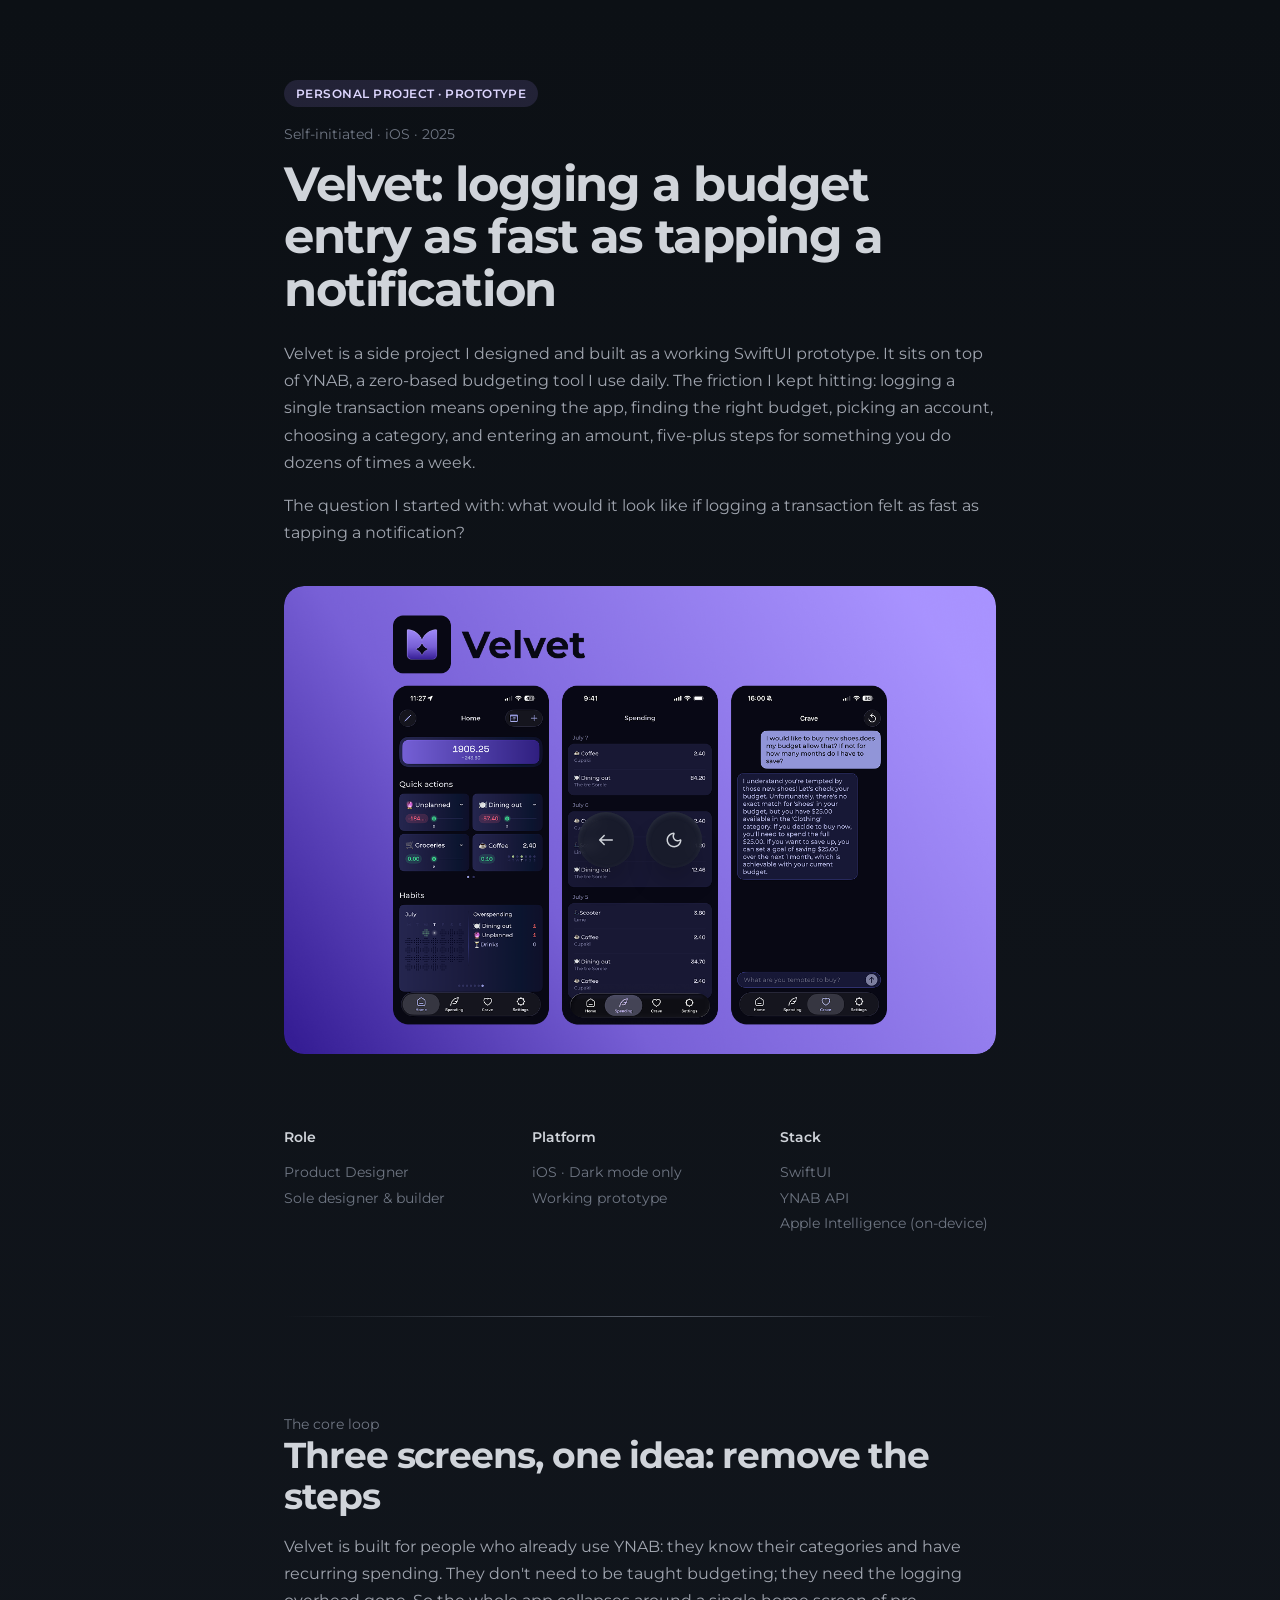
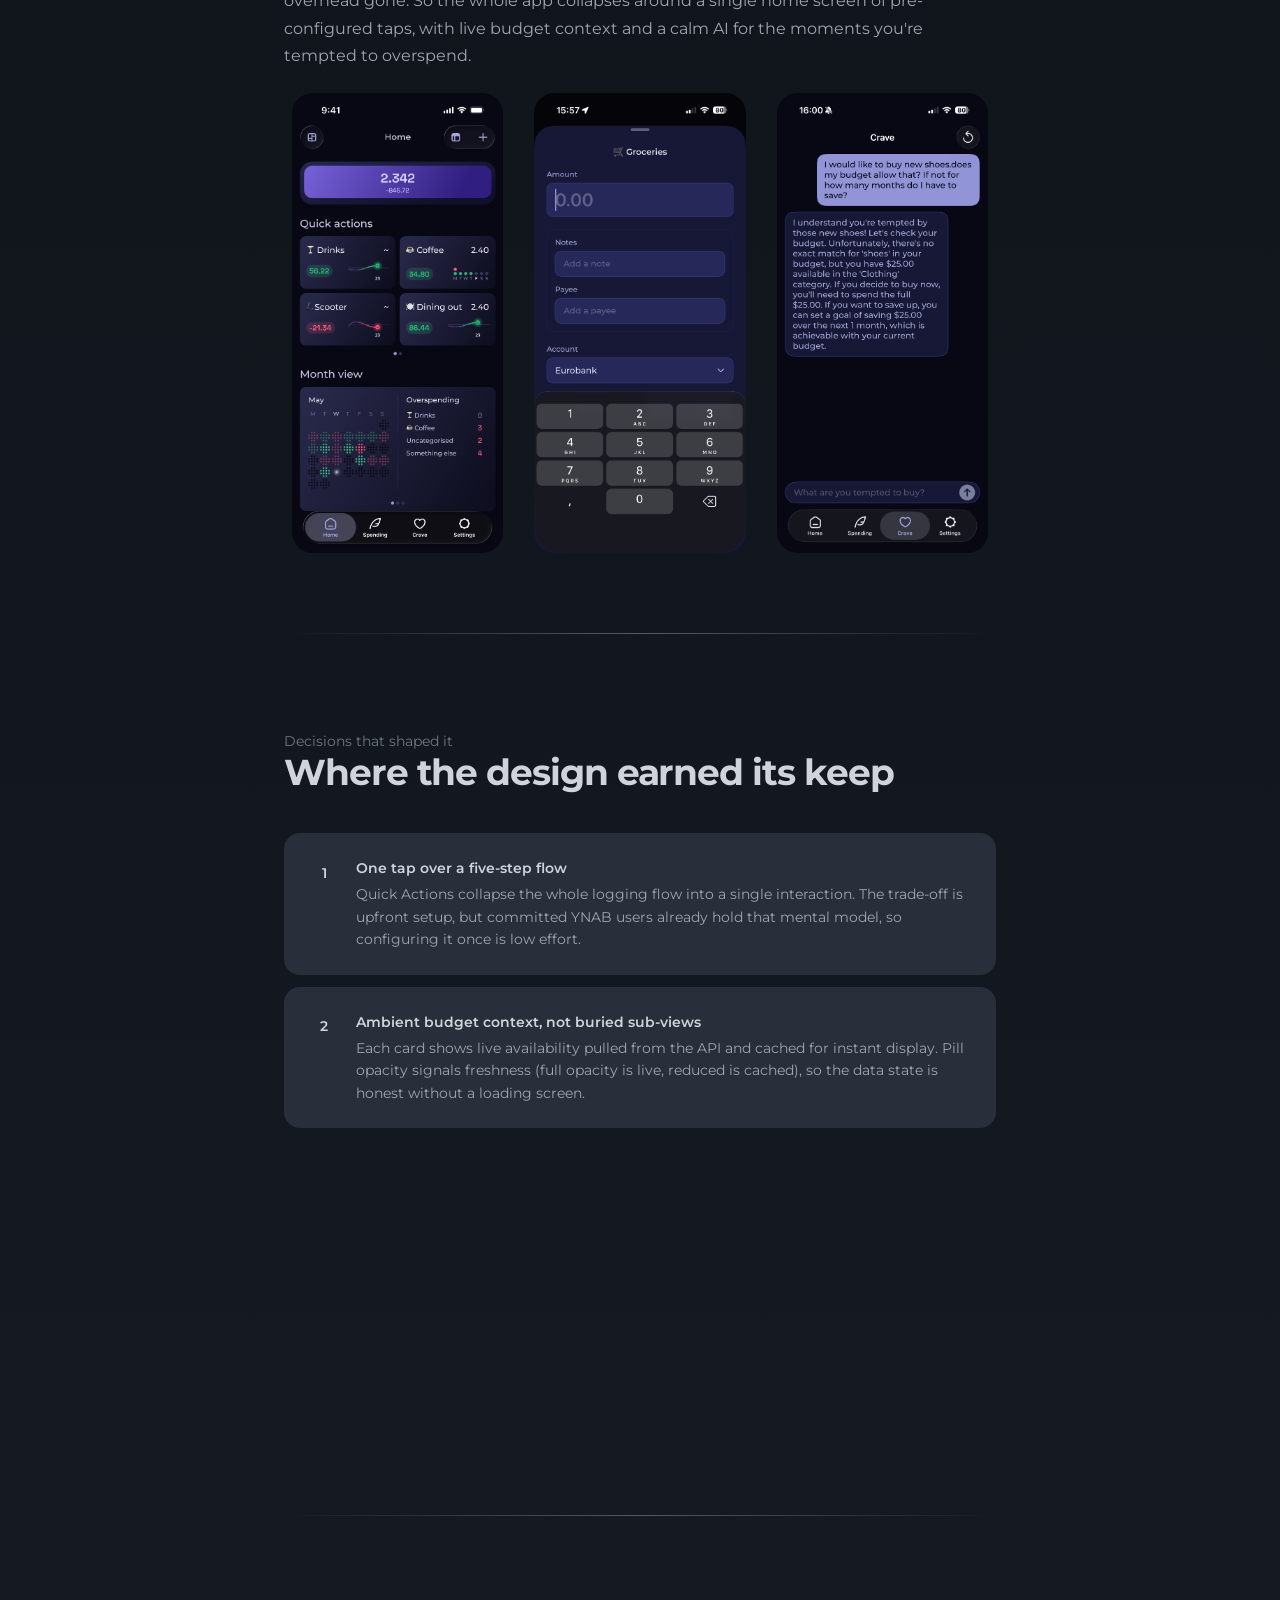
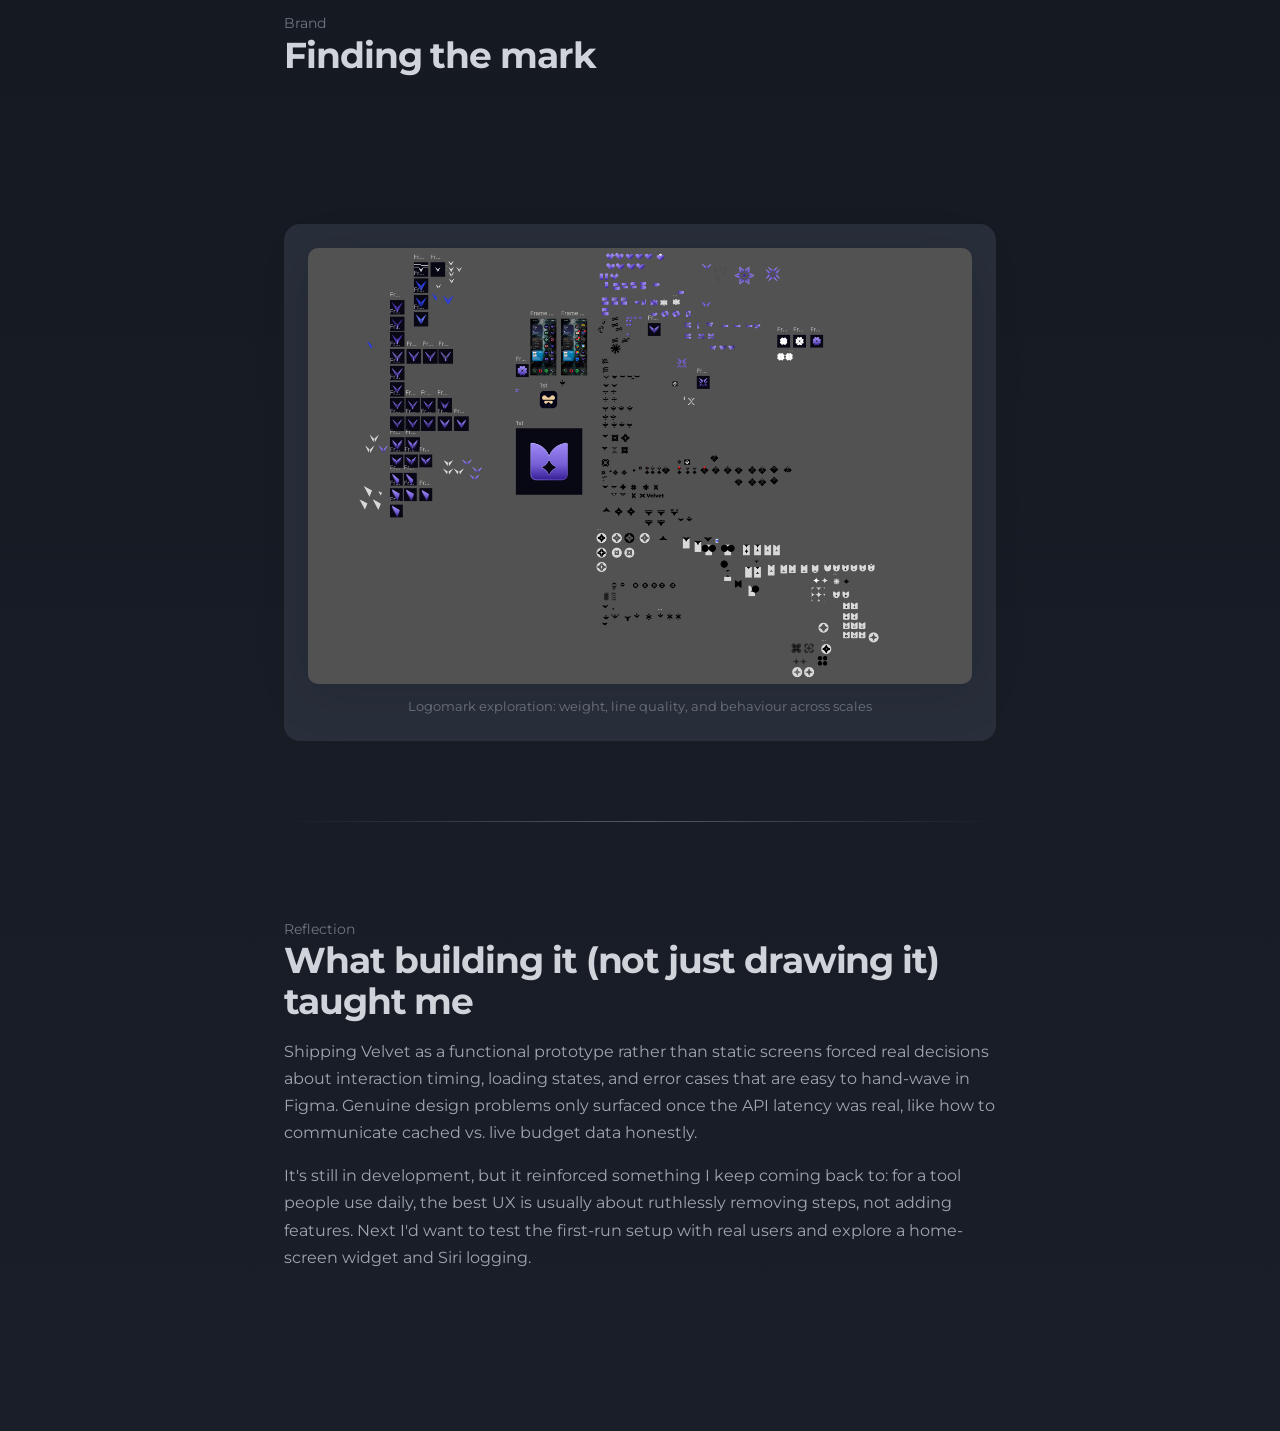
<file: case-study-velvet.html>
<!DOCTYPE html>
<html lang="en">
<head>
  <meta charset="UTF-8">
  <meta name="viewport" content="width=device-width, initial-scale=1.0">
  <title>Velvet | Pavlos Aliko</title>
  <meta name="description" content="Velvet: logging a budget entry as fast as tapping a notification. A self-initiated iOS side project, built as a working SwiftUI prototype on top of YNAB.">
  <!-- Social share preview (Open Graph + Twitter) -->
  <meta property="og:type" content="article">
  <meta property="og:site_name" content="Pavlos Aliko">
  <meta property="og:url" content="https://pavlosaliko.design/case-study-velvet.html">
  <meta property="og:title" content="Velvet | Pavlos Aliko">
  <meta property="og:description" content="Velvet: logging a budget entry as fast as tapping a notification. A self-initiated iOS side project, built as a working SwiftUI prototype on top of YNAB.">
  <meta property="og:image" content="https://pavlosaliko.design/Images/Case%20studies/Velvet-Snapshot.png">
  <meta property="og:image:width" content="1280">
  <meta property="og:image:height" content="841">
  <meta property="og:image:alt" content="Velvet budgeting app interface">
  <meta name="twitter:card" content="summary_large_image">
  <meta name="twitter:title" content="Velvet | Pavlos Aliko">
  <meta name="twitter:description" content="Logging a budget entry as fast as tapping a notification. A self-initiated iOS side project built on top of YNAB.">
  <meta name="twitter:image" content="https://pavlosaliko.design/Images/Case%20studies/Velvet-Snapshot.png">
  <link rel="icon" href="data:image/svg+xml,<svg xmlns='http://www.w3.org/2000/svg' viewBox='0 0 32 32'><circle cx='16' cy='16' r='16' fill='%23FFD600'/></svg>">
  <meta http-equiv="Cache-Control" content="no-cache, no-store, must-revalidate">
  <meta http-equiv="Pragma" content="no-cache">
  <meta http-equiv="Expires" content="0">
  <link rel="preconnect" href="https://fonts.googleapis.com">
  <link rel="preconnect" href="https://fonts.gstatic.com" crossorigin>
  <link href="https://fonts.googleapis.com/css2?family=Montserrat:wght@400;500;600;700&display=swap" rel="stylesheet">
  <link rel="stylesheet" href="design-system.css">
  <!-- Flash-free theme: apply before paint -->
  <script>
    (function() {
      var t = localStorage.getItem('theme');
      if (!t) { var h = new Date().getHours(); t = (h >= 18 || h < 8) ? 'dark' : 'light'; }
      if (t === 'dark') document.documentElement.setAttribute('data-theme', 'dark');
    })();
  </script>
  <style>
    /* ── Tag colors (Velvet: purple) ── */
    .cs-tag-wip {
      color: #5b2bb3;
      background: #ede9fe;
    }

    [data-theme="dark"] .cs-tag-wip {
      color: #ddd6fe;
      background: rgba(167, 139, 250, 0.14);
    }

    /* ── App screens: plain rounded corners ── */
    .cs-stage-grid img {
      border-radius: var(--radius-lg);
    }

    /* ── Responsive ── */
    @media (max-width: 768px) {
      .cs-stage-grid img { max-width: 320px; }
    }
  </style>
</head>
<body>

  <div class="page">

    <!-- ── Section: Hero ── -->
    <section class="cs-section">
      <span class="cs-tag-wip reveal">Personal project · Prototype</span>
      <p class="cs-label reveal">Self-initiated · iOS · 2025</p>
      <h1 class="cs-h1 reveal">Velvet: logging a budget entry as fast as tapping a notification</h1>
      <p class="cs-body reveal reveal-delay-1">Velvet is a side project I designed and built as a working SwiftUI prototype. It sits on top of YNAB, a zero-based budgeting tool I use daily. The friction I kept hitting: logging a single transaction means opening the app, finding the right budget, picking an account, choosing a category, and entering an amount, five-plus steps for something you do dozens of times a week.</p>
      <p class="cs-body reveal reveal-delay-1">The question I started with: what would it look like if logging a transaction felt as fast as tapping a notification?</p>

      <div class="cs-hero-image reveal reveal-delay-2">
        <img src="Images/Case studies/Velvet-Snapshot.png" alt="Velvet app: Log, Home, and Crave screens on a purple gradient">
      </div>

      <div class="cs-meta reveal reveal-delay-2">
        <div class="cs-meta-col">
          <h4>Role</h4>
          <ul>
            <li>Product Designer</li>
            <li>Sole designer & builder</li>
          </ul>
        </div>
        <div class="cs-meta-col">
          <h4>Platform</h4>
          <ul>
            <li>iOS · Dark mode only</li>
            <li>Working prototype</li>
          </ul>
        </div>
        <div class="cs-meta-col">
          <h4>Stack</h4>
          <ul>
            <li>SwiftUI</li>
            <li>YNAB API</li>
            <li>Apple Intelligence (on-device)</li>
          </ul>
        </div>
      </div>
    </section>

    <div class="cs-divider"></div>

    <!-- ── Section: The three screens ── -->
    <section class="cs-section">
      <p class="cs-label reveal">The core loop</p>
      <h2 class="cs-h2 reveal">Three screens, one idea: remove the steps</h2>
      <p class="cs-body reveal reveal-delay-1">Velvet is built for people who already use YNAB: they know their categories and have recurring spending. They don't need to be taught budgeting; they need the logging overhead gone. So the whole app collapses around a single home screen of pre-configured taps, with live budget context and a calm AI for the moments you're tempted to overspend.</p>

      <div class="cs-stage reveal">
        <div class="cs-stage-grid">
          <img src="Images/Case studies/Velvet/Home.png" alt="Velvet home screen: grid of Quick Action cards">
          <img src="Images/Case studies/Velvet/Log.png" alt="Velvet amount-entry screen">
          <img src="Images/Case studies/Velvet/Crave.png" alt="Velvet Crave: on-device AI financial coach">
        </div>
      </div>
    </section>

    <div class="cs-divider"></div>

    <!-- ── Section: Decisions ── -->
    <section class="cs-section">
      <p class="cs-label reveal">Decisions that shaped it</p>
      <h2 class="cs-h2 reveal">Where the design earned its keep</h2>

      <div class="cs-change-list">
        <div class="cs-change-item card reveal">
          <div class="cs-change-number">1</div>
          <div class="cs-change-content">
            <h4>One tap over a five-step flow</h4>
            <p>Quick Actions collapse the whole logging flow into a single interaction. The trade-off is upfront setup, but committed YNAB users already hold that mental model, so configuring it once is low effort.</p>
          </div>
        </div>
        <div class="cs-change-item card reveal reveal-delay-1">
          <div class="cs-change-number">2</div>
          <div class="cs-change-content">
            <h4>Ambient budget context, not buried sub-views</h4>
            <p>Each card shows live availability pulled from the API and cached for instant display. Pill opacity signals freshness (full opacity is live, reduced is cached), so the data state is honest without a loading screen.</p>
          </div>
        </div>
        <div class="cs-change-item card reveal reveal-delay-2">
          <div class="cs-change-number">3</div>
          <div class="cs-change-content">
            <h4>Borrowing iOS conventions instead of teaching new ones</h4>
            <p>Edit mode uses the wiggle-and-drag pattern people already know from the home screen, with randomised per-card timing so they don't move in sync. No onboarding needed; the gesture is already in muscle memory.</p>
          </div>
        </div>
        <div class="cs-change-item card reveal reveal-delay-3">
          <div class="cs-change-number">4</div>
          <div class="cs-change-content">
            <h4>"Crave", not "stop spending"</h4>
            <p>Framing the AI tab around the craving rather than the prohibition makes it a thinking partner instead of a gatekeeper. The model is tuned to stay conversational: 2–4 sentences, no markdown, never preachy.</p>
          </div>
        </div>
      </div>
    </section>

    <div class="cs-divider"></div>

    <!-- ── Section: Brand ── -->
    <section class="cs-section">
      <p class="cs-label reveal">Brand</p>
      <h2 class="cs-h2 reveal">Finding the mark</h2>
      <p class="cs-body reveal reveal-delay-1">The logomark is a stylised butterfly, sitting between lightness (financial freedom) and precision (a balanced budget), and doubling as an abstract "V". I explored weight and line quality first, then how the mark held up across icon, badge, and wordmark sizes, before landing on a blue-to-purple gradient icon that reads clearly small and feels rich large.</p>

      <div class="cs-image-frame reveal">
        <img src="Images/Case studies/Velvet/logo-creation.jpg" alt="Velvet logo exploration: butterfly mark iterations">
        <p class="cs-image-caption">Logomark exploration: weight, line quality, and behaviour across scales</p>
      </div>
    </section>

    <div class="cs-divider"></div>

    <!-- ── Section: Reflection ── -->
    <section class="cs-section">
      <p class="cs-label reveal">Reflection</p>
      <h2 class="cs-h2 reveal">What building it (not just drawing it) taught me</h2>
      <p class="cs-body reveal reveal-delay-1">Shipping Velvet as a functional prototype rather than static screens forced real decisions about interaction timing, loading states, and error cases that are easy to hand-wave in Figma. Genuine design problems only surfaced once the API latency was real, like how to communicate cached vs. live budget data honestly.</p>
      <p class="cs-body reveal reveal-delay-1">It's still in development, but it reinforced something I keep coming back to: for a tool people use daily, the best UX is usually about ruthlessly removing steps, not adding features. Next I'd want to test the first-run setup with real users and explore a home-screen widget and Siri logging.</p>
    </section>

  </div>

  <!-- Nav cluster: back-nav + separate mode pill -->
  <div class="nav-cluster">
  <nav class="back-nav" aria-label="Case study navigation">
    <a href="index.html" class="back-nav-btn" aria-label="Back to home" id="backBtn">
      <svg width="18" height="18" viewBox="0 0 18 18" fill="none" xmlns="http://www.w3.org/2000/svg">
        <path d="M6.6709 3.96967C6.96379 3.67678 7.43855 3.67678 7.73145 3.96967C8.02425 4.26257 8.02431 4.73735 7.73145 5.03022L4.51172 8.24996H15.3008C15.715 8.24996 16.0508 8.58574 16.0508 8.99996C16.0508 9.41415 15.715 9.74996 15.3008 9.74996H4.51172L7.73145 12.9697C8.02425 13.2626 8.02431 13.7374 7.73145 14.0302C7.43858 14.3231 6.96379 14.323 6.6709 14.0302L2.1709 9.53023C2.13891 9.49824 2.11094 9.46355 2.08594 9.42769C2.05521 9.38359 2.0286 9.33641 2.00781 9.28609C1.98707 9.23581 1.97223 9.18371 1.96289 9.13082C1.9554 9.08831 1.95118 9.04462 1.95117 8.99996C1.95117 8.95465 1.95519 8.91023 1.96289 8.86714C1.97198 8.81631 1.98622 8.76617 2.00586 8.71773L2.00977 8.70796C2.02135 8.68057 2.03713 8.65546 2.05176 8.62984C2.0842 8.57299 2.12238 8.5182 2.1709 8.46968L6.6709 3.96967Z" fill="currentColor"/>
      </svg>
    </a>
  </nav>
  <div class="mode-dock">
    <button class="back-nav-theme-btn" aria-label="Toggle theme" id="themeToggle">
      <!-- Sun icon (light mode) -->
      <svg class="icon-sun" width="18" height="18" viewBox="0 0 18 18" fill="none" xmlns="http://www.w3.org/2000/svg">
        <g clip-path="url(#clip0_velvet_sun)">
          <path d="M9 12C10.6569 12 12 10.6569 12 9C12 7.34315 10.6569 6 9 6C7.34315 6 6 7.34315 6 9C6 10.6569 7.34315 12 9 12Z" stroke="currentColor" stroke-width="1.5" stroke-linecap="round" stroke-linejoin="round"/>
          <path d="M9 1.5V3" stroke="currentColor" stroke-width="1.5" stroke-linecap="round" stroke-linejoin="round"/>
          <path d="M9 15V16.5" stroke="currentColor" stroke-width="1.5" stroke-linecap="round" stroke-linejoin="round"/>
          <path d="M3.69727 3.69727L4.75477 4.75477" stroke="currentColor" stroke-width="1.5" stroke-linecap="round" stroke-linejoin="round"/>
          <path d="M13.2461 13.2461L14.3036 14.3036" stroke="currentColor" stroke-width="1.5" stroke-linecap="round" stroke-linejoin="round"/>
          <path d="M1.5 9H3" stroke="currentColor" stroke-width="1.5" stroke-linecap="round" stroke-linejoin="round"/>
          <path d="M15 9H16.5" stroke="currentColor" stroke-width="1.5" stroke-linecap="round" stroke-linejoin="round"/>
          <path d="M4.75477 13.2461L3.69727 14.3036" stroke="currentColor" stroke-width="1.5" stroke-linecap="round" stroke-linejoin="round"/>
          <path d="M14.3036 3.69727L13.2461 4.75477" stroke="currentColor" stroke-width="1.5" stroke-linecap="round" stroke-linejoin="round"/>
        </g>
        <defs>
          <clipPath id="clip0_velvet_sun">
            <rect width="18" height="18" fill="white"/>
          </clipPath>
        </defs>
      </svg>
      <!-- Moon icon (dark mode) -->
      <svg class="icon-moon" width="18" height="18" viewBox="0 0 18 18" fill="none" xmlns="http://www.w3.org/2000/svg">
        <path d="M8.59435 1.51148C9.09391 1.48434 9.46915 1.78355 9.63732 2.1355C9.79833 2.47282 9.79619 2.89957 9.57189 3.25855L9.57286 3.25953C9.12342 3.97862 8.93101 4.82908 9.02696 5.67163C9.12292 6.51418 9.50156 7.29955 10.1012 7.89917C10.7007 8.49855 11.4855 8.87737 12.3277 8.97339C13.1702 9.06934 14.0208 8.87684 14.7399 8.42749L14.8776 8.35328C15.2038 8.20517 15.5678 8.22112 15.8639 8.36206C16.2167 8.53021 16.5157 8.90531 16.4889 9.40406C16.4108 10.8508 15.9151 12.2446 15.0621 13.4158C14.2092 14.5868 13.0351 15.4854 11.6822 16.0037C10.3293 16.5218 8.85511 16.6373 7.4381 16.3357C6.02097 16.034 4.72146 15.3279 3.69689 14.3035C2.67241 13.2791 1.9666 11.9802 1.66466 10.5632C1.36277 9.14614 1.47765 7.67123 1.99571 6.31812C2.51381 4.96519 3.41263 3.79127 4.58361 2.93824C5.75464 2.08517 7.14766 1.58977 8.59435 1.51148ZM7.96642 3.0896C7.06617 3.24697 6.21017 3.60834 5.46642 4.15015C4.52954 4.83265 3.81056 5.77274 3.39611 6.85523C2.98178 7.93761 2.88997 9.1172 3.13146 10.2507C3.37301 11.3843 3.93786 12.4234 4.75743 13.2429C5.577 14.0624 6.61609 14.6275 7.74962 14.8689C8.88319 15.1103 10.0628 15.0177 11.1451 14.6033C12.2274 14.1888 13.1669 13.4697 13.8492 12.533C14.3909 11.7893 14.7515 10.9331 14.9088 10.033C14.0513 10.4193 13.1019 10.571 12.1588 10.4636C10.9793 10.3293 9.88008 9.79906 9.04064 8.95972C8.20121 8.1203 7.6711 7.02105 7.53673 5.84156C7.42928 4.898 7.57968 3.94743 7.96642 3.0896Z" fill="currentColor"/>
      </svg>
    </button>
  </div>
  </div>

  <script src="site.js"></script>

</body>
</html>
</file>
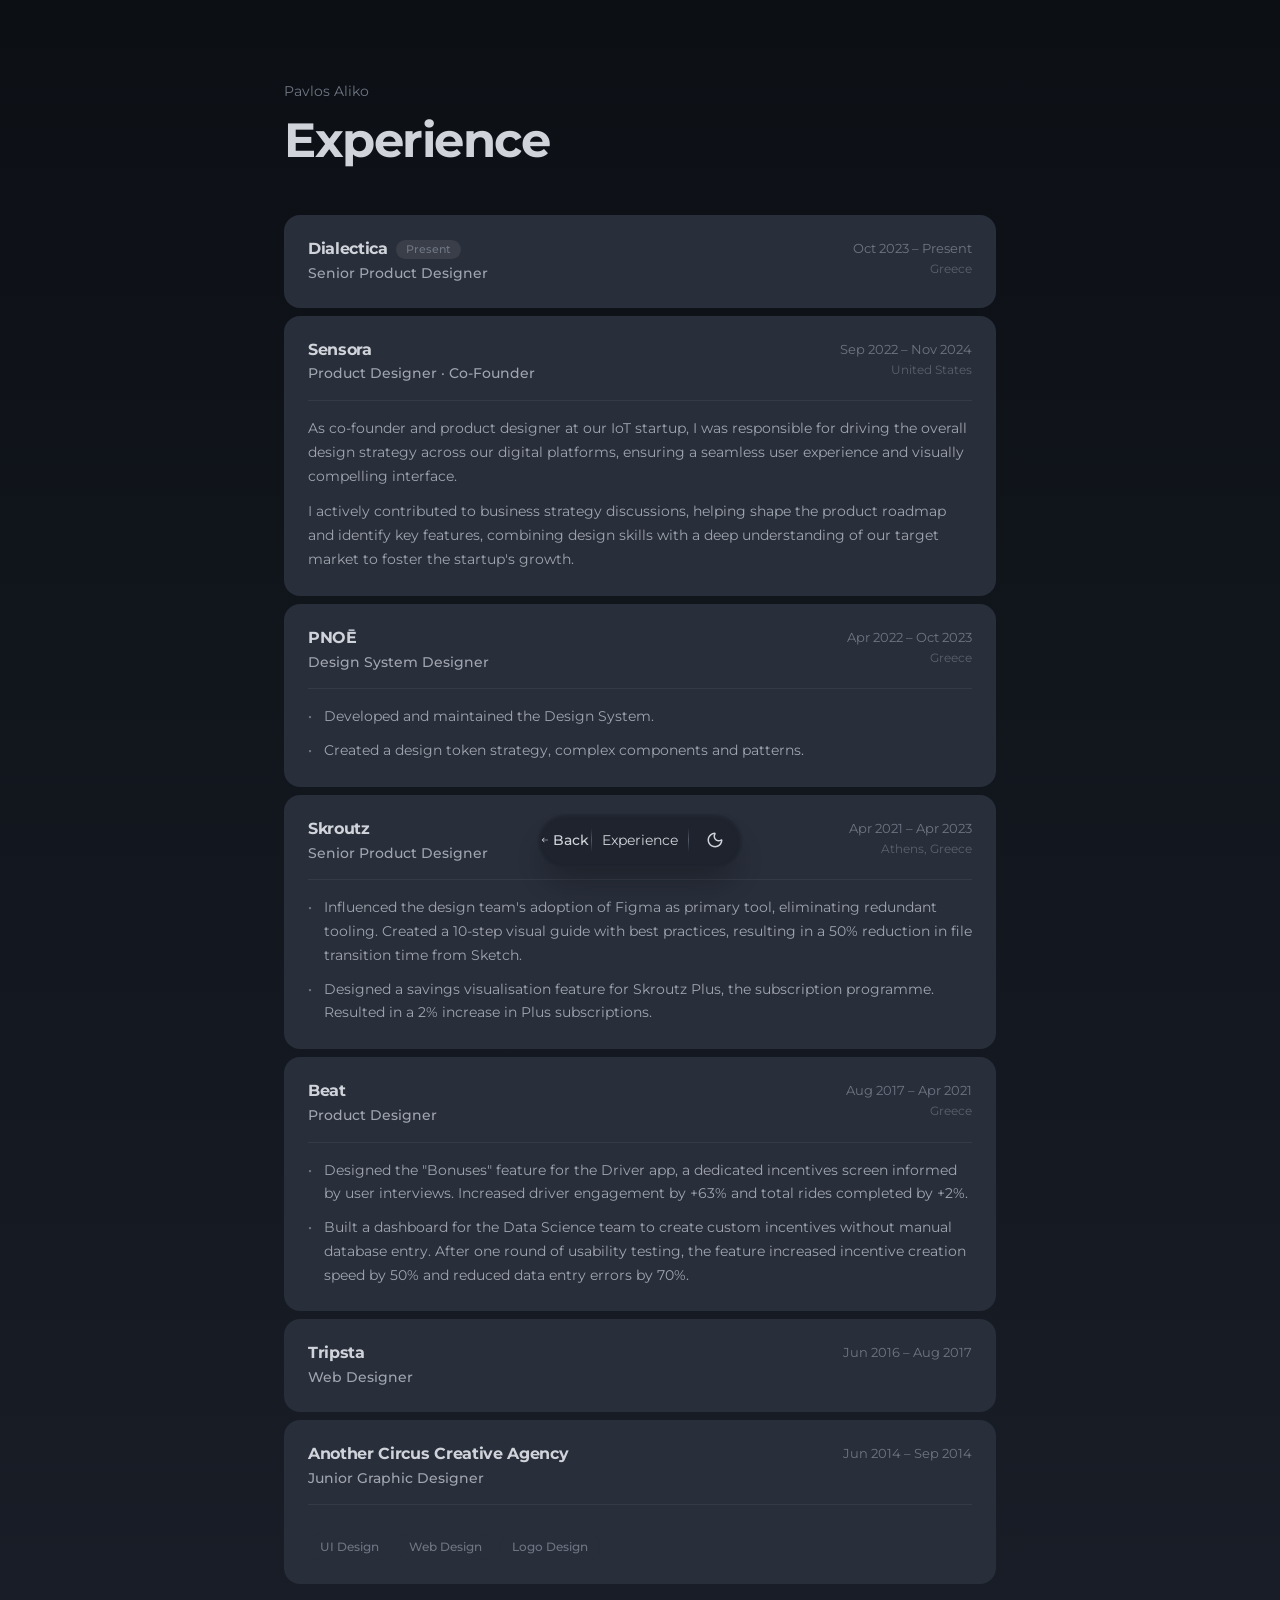
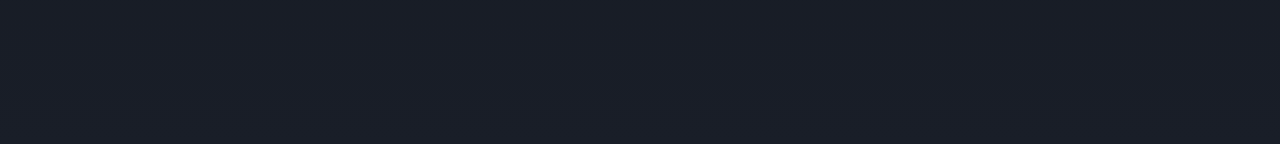
<file: experience.html>
<!DOCTYPE html>
<html lang="en">
<head>
  <meta charset="UTF-8">
  <meta name="viewport" content="width=device-width, initial-scale=1.0">
  <title>Experience | Pavlos Aliko</title>
  <meta name="description" content="The experience and career of Pavlos Aliko, Senior Product Designer. 8+ years across travel, ride-hailing, e-commerce, and expert networks.">
  <!-- Social share preview (Open Graph + Twitter) -->
  <meta property="og:type" content="website">
  <meta property="og:site_name" content="Pavlos Aliko">
  <meta property="og:url" content="https://pavlosaliko.design/experience.html">
  <meta property="og:title" content="Experience | Pavlos Aliko">
  <meta property="og:description" content="The experience and career of Pavlos Aliko, Senior Product Designer. 8+ years across travel, ride-hailing, e-commerce, and expert networks.">
  <meta property="og:image" content="https://pavlosaliko.design/Images/Me/pavlos.jpg">
  <meta property="og:image:width" content="2825">
  <meta property="og:image:height" content="2331">
  <meta property="og:image:alt" content="Portrait of Pavlos Aliko">
  <meta name="twitter:card" content="summary_large_image">
  <meta name="twitter:title" content="Experience | Pavlos Aliko">
  <meta name="twitter:description" content="8+ years across travel, ride-hailing, e-commerce, and expert networks.">
  <meta name="twitter:image" content="https://pavlosaliko.design/Images/Me/pavlos.jpg">
  <link rel="icon" href="data:image/svg+xml,<svg xmlns='http://www.w3.org/2000/svg' viewBox='0 0 32 32'><circle cx='16' cy='16' r='16' fill='%23FFD600'/></svg>">
  <meta http-equiv="Cache-Control" content="no-cache, no-store, must-revalidate">
  <meta http-equiv="Pragma" content="no-cache">
  <meta http-equiv="Expires" content="0">
  <link rel="preconnect" href="https://fonts.googleapis.com">
  <link rel="preconnect" href="https://fonts.gstatic.com" crossorigin>
  <link href="https://fonts.googleapis.com/css2?family=Montserrat:wght@400;500;600;700&display=swap" rel="stylesheet">
  <link rel="stylesheet" href="design-system.css">
  <!-- Flash-free theme: apply before paint -->
  <script>
    (function() {
      var t = localStorage.getItem('theme');
      if (!t) { var h = new Date().getHours(); t = (h >= 18 || h < 8) ? 'dark' : 'light'; }
      if (t === 'dark') document.documentElement.setAttribute('data-theme', 'dark');
    })();
  </script>
  <style>
    /* ── Page Header ── */
    .page-label {
      font-size: var(--font-small);
      font-weight: 400;
      color: var(--text-secondary);
      margin-bottom: var(--space-12);
    }

    .page-title {
      font-size: var(--font-h1);
      font-weight: 700;
      line-height: 1.1;
      letter-spacing: -0.03em;
      color: var(--text-primary);
      margin-bottom: var(--space-48);
    }

    /* ── Experience List ── */
    .exp-list {
      display: flex;
      flex-direction: column;
      gap: var(--space-8);
    }

    /* ── Entry Card (pairs with .card in markup) ── */
    .exp-entry-header {
      display: flex;
      align-items: flex-start;
      justify-content: space-between;
      gap: var(--space-16);
    }

    .exp-company {
      font-size: var(--font-h3);
      font-weight: 700;
      color: var(--text-primary);
      letter-spacing: -0.02em;
      line-height: 1.3;
      display: flex;
      align-items: center;
      gap: var(--space-8);
      flex-wrap: wrap;
    }

    .exp-present-badge {
      font-size: var(--font-badge);
      font-weight: 500;
      color: var(--text-secondary);
      background: var(--present-bg);
      border-radius: var(--radius-pill);
      padding: var(--space-2) var(--space-10);
      letter-spacing: 0;
      white-space: nowrap;
    }

    .exp-role {
      font-size: var(--font-small);
      font-weight: 500;
      color: var(--text-body);
      margin-top: var(--space-4);
      line-height: 1.4;
    }

    .exp-meta {
      text-align: right;
      flex-shrink: 0;
    }

    .exp-dates {
      font-size: var(--font-caption);
      font-weight: 400;
      color: var(--text-secondary);
      display: block;
      line-height: 1.4;
      white-space: nowrap;
    }

    .exp-location {
      font-size: var(--font-tag);
      font-weight: 400;
      color: var(--text-secondary);
      display: block;
      margin-top: var(--space-2);
      opacity: 0.7;
    }

    /* ── Entry Body ── */
    .exp-body {
      margin-top: var(--space-16);
      padding-top: var(--space-16);
      border-top: 1px solid var(--border-entry);
    }

    .exp-body p {
      font-size: var(--font-small);
      font-weight: 400;
      line-height: 1.7;
      color: var(--text-body);
    }

    .exp-body p + p {
      margin-top: var(--space-12);
    }

    /* ── Bullet List ── */
    .exp-bullets {
      list-style: none;
      display: flex;
      flex-direction: column;
      gap: var(--space-10);
    }

    .exp-bullets li {
      font-size: var(--font-small);
      font-weight: 400;
      line-height: 1.7;
      color: var(--text-body);
      padding-left: var(--space-16);
      position: relative;
    }

    .exp-bullets li::before {
      content: '·';
      position: absolute;
      left: 0;
      color: var(--text-secondary);
      font-weight: 600;
    }

    /* ── Skill Tags ── */
    .exp-tags {
      display: flex;
      flex-wrap: wrap;
      gap: var(--space-6);
      margin-top: var(--space-12);
    }

    .exp-tag {
      font-size: var(--font-tag);
      font-weight: 500;
      color: var(--text-secondary);
      background: var(--tag-bg);
      border-radius: var(--radius-pill);
      padding: var(--space-4) var(--space-12);
    }

    /* ── Responsive ── */
    @media (max-width: 768px) {
      .exp-entry-header {
        flex-direction: column;
        gap: var(--space-6);
      }

      .exp-meta {
        text-align: left;
      }
    }
  </style>
</head>
<body data-reveal-threshold="0.08" data-reveal-margin="0px 0px -24px 0px" data-nav-enter="to-experience">

  <div class="page">

    <p class="page-label reveal">Pavlos Aliko</p>
    <h1 class="page-title reveal reveal-delay-1">Experience</h1>

    <div class="exp-list">

      <!-- Dialectica -->
      <div class="exp-entry card reveal reveal-delay-1">
        <div class="exp-entry-header">
          <div>
            <h2 class="exp-company">
              Dialectica
              <span class="exp-present-badge">Present</span>
            </h2>
            <p class="exp-role">Senior Product Designer</p>
          </div>
          <div class="exp-meta">
            <span class="exp-dates">Oct 2023 – Present</span>
            <span class="exp-location">Greece</span>
          </div>
        </div>
      </div>

      <!-- Sensora -->
      <div class="exp-entry card reveal reveal-delay-2">
        <div class="exp-entry-header">
          <div>
            <h2 class="exp-company">Sensora</h2>
            <p class="exp-role">Product Designer · Co-Founder</p>
          </div>
          <div class="exp-meta">
            <span class="exp-dates">Sep 2022 – Nov 2024</span>
            <span class="exp-location">United States</span>
          </div>
        </div>
        <div class="exp-body">
          <p>As co-founder and product designer at our IoT startup, I was responsible for driving the overall design strategy across our digital platforms, ensuring a seamless user experience and visually compelling interface.</p>
          <p>I actively contributed to business strategy discussions, helping shape the product roadmap and identify key features, combining design skills with a deep understanding of our target market to foster the startup's growth.</p>
        </div>
      </div>

      <!-- PNOĒ -->
      <div class="exp-entry card reveal reveal-delay-2">
        <div class="exp-entry-header">
          <div>
            <h2 class="exp-company">PNOĒ</h2>
            <p class="exp-role">Design System Designer</p>
          </div>
          <div class="exp-meta">
            <span class="exp-dates">Apr 2022 – Oct 2023</span>
            <span class="exp-location">Greece</span>
          </div>
        </div>
        <div class="exp-body">
          <ul class="exp-bullets">
            <li>Developed and maintained the Design System.</li>
            <li>Created a design token strategy, complex components and patterns.</li>
          </ul>
        </div>
      </div>

      <!-- Skroutz -->
      <div class="exp-entry card reveal reveal-delay-3">
        <div class="exp-entry-header">
          <div>
            <h2 class="exp-company">Skroutz</h2>
            <p class="exp-role">Senior Product Designer</p>
          </div>
          <div class="exp-meta">
            <span class="exp-dates">Apr 2021 – Apr 2023</span>
            <span class="exp-location">Athens, Greece</span>
          </div>
        </div>
        <div class="exp-body">
          <ul class="exp-bullets">
            <li>Influenced the design team's adoption of Figma as primary tool, eliminating redundant tooling. Created a 10-step visual guide with best practices, resulting in a 50% reduction in file transition time from Sketch.</li>
            <li>Designed a savings visualisation feature for Skroutz Plus, the subscription programme. Resulted in a 2% increase in Plus subscriptions.</li>
          </ul>
        </div>
      </div>

      <!-- Beat -->
      <div class="exp-entry card reveal reveal-delay-3">
        <div class="exp-entry-header">
          <div>
            <h2 class="exp-company">Beat</h2>
            <p class="exp-role">Product Designer</p>
          </div>
          <div class="exp-meta">
            <span class="exp-dates">Aug 2017 – Apr 2021</span>
            <span class="exp-location">Greece</span>
          </div>
        </div>
        <div class="exp-body">
          <ul class="exp-bullets">
            <li>Designed the "Bonuses" feature for the Driver app, a dedicated incentives screen informed by user interviews. Increased driver engagement by +63% and total rides completed by +2%.</li>
            <li>Built a dashboard for the Data Science team to create custom incentives without manual database entry. After one round of usability testing, the feature increased incentive creation speed by 50% and reduced data entry errors by 70%.</li>
          </ul>
        </div>
      </div>

      <!-- Tripsta -->
      <div class="exp-entry card reveal reveal-delay-4">
        <div class="exp-entry-header">
          <div>
            <h2 class="exp-company">Tripsta</h2>
            <p class="exp-role">Web Designer</p>
          </div>
          <div class="exp-meta">
            <span class="exp-dates">Jun 2016 – Aug 2017</span>
          </div>
        </div>
      </div>

      <!-- Another Circus -->
      <div class="exp-entry card reveal reveal-delay-4">
        <div class="exp-entry-header">
          <div>
            <h2 class="exp-company">Another Circus Creative Agency</h2>
            <p class="exp-role">Junior Graphic Designer</p>
          </div>
          <div class="exp-meta">
            <span class="exp-dates">Jun 2014 – Sep 2014</span>
          </div>
        </div>
        <div class="exp-body">
          <div class="exp-tags">
            <span class="exp-tag">UI Design</span>
            <span class="exp-tag">Web Design</span>
            <span class="exp-tag">Logo Design</span>
          </div>
        </div>
      </div>

    </div>
  </div>

  <!-- Back Nav Dock -->
  <nav class="back-nav" aria-label="Experience navigation">
    <a href="index.html" class="back-nav-btn" aria-label="Back to home" id="backBtn">
      <svg width="18" height="18" viewBox="0 0 18 18" fill="none" xmlns="http://www.w3.org/2000/svg">
        <path d="M6.6709 3.96967C6.96379 3.67678 7.43855 3.67678 7.73145 3.96967C8.02425 4.26257 8.02431 4.73735 7.73145 5.03022L4.51172 8.24996H15.3008C15.715 8.24996 16.0508 8.58574 16.0508 8.99996C16.0508 9.41415 15.715 9.74996 15.3008 9.74996H4.51172L7.73145 12.9697C8.02425 13.2626 8.02431 13.7374 7.73145 14.0302C7.43858 14.3231 6.96379 14.323 6.6709 14.0302L2.1709 9.53023C2.13891 9.49824 2.11094 9.46355 2.08594 9.42769C2.05521 9.38359 2.0286 9.33641 2.00781 9.28609C1.98707 9.23581 1.97223 9.18371 1.96289 9.13082C1.9554 9.08831 1.95118 9.04462 1.95117 8.99996C1.95117 8.95465 1.95519 8.91023 1.96289 8.86714C1.97198 8.81631 1.98622 8.76617 2.00586 8.71773L2.00977 8.70796C2.02135 8.68057 2.03713 8.65546 2.05176 8.62984C2.0842 8.57299 2.12238 8.5182 2.1709 8.46968L6.6709 3.96967Z" fill="currentColor"/>
      </svg>
      Back
    </a>
    <div class="back-nav-separator"></div>
    <span class="back-nav-title">Experience</span>
    <div class="back-nav-separator"></div>
    <button class="back-nav-theme-btn" aria-label="Toggle theme" id="themeToggle">
      <svg class="icon-sun" width="18" height="18" viewBox="0 0 18 18" fill="none" xmlns="http://www.w3.org/2000/svg">
        <g clip-path="url(#clip0_exp_sun)">
          <path d="M9 12C10.6569 12 12 10.6569 12 9C12 7.34315 10.6569 6 9 6C7.34315 6 6 7.34315 6 9C6 10.6569 7.34315 12 9 12Z" stroke="currentColor" stroke-width="1.5" stroke-linecap="round" stroke-linejoin="round"/>
          <path d="M9 1.5V3" stroke="currentColor" stroke-width="1.5" stroke-linecap="round" stroke-linejoin="round"/>
          <path d="M9 15V16.5" stroke="currentColor" stroke-width="1.5" stroke-linecap="round" stroke-linejoin="round"/>
          <path d="M3.69727 3.69727L4.75477 4.75477" stroke="currentColor" stroke-width="1.5" stroke-linecap="round" stroke-linejoin="round"/>
          <path d="M13.2461 13.2461L14.3036 14.3036" stroke="currentColor" stroke-width="1.5" stroke-linecap="round" stroke-linejoin="round"/>
          <path d="M1.5 9H3" stroke="currentColor" stroke-width="1.5" stroke-linecap="round" stroke-linejoin="round"/>
          <path d="M15 9H16.5" stroke="currentColor" stroke-width="1.5" stroke-linecap="round" stroke-linejoin="round"/>
          <path d="M4.75477 13.2461L3.69727 14.3036" stroke="currentColor" stroke-width="1.5" stroke-linecap="round" stroke-linejoin="round"/>
          <path d="M14.3036 3.69727L13.2461 4.75477" stroke="currentColor" stroke-width="1.5" stroke-linecap="round" stroke-linejoin="round"/>
        </g>
        <defs>
          <clipPath id="clip0_exp_sun">
            <rect width="18" height="18" fill="white"/>
          </clipPath>
        </defs>
      </svg>
      <svg class="icon-moon" width="18" height="18" viewBox="0 0 18 18" fill="none" xmlns="http://www.w3.org/2000/svg">
        <path d="M8.59435 1.51148C9.09391 1.48434 9.46915 1.78355 9.63732 2.1355C9.79833 2.47282 9.79619 2.89957 9.57189 3.25855L9.57286 3.25953C9.12342 3.97862 8.93101 4.82908 9.02696 5.67163C9.12292 6.51418 9.50156 7.29955 10.1012 7.89917C10.7007 8.49855 11.4855 8.87737 12.3277 8.97339C13.1702 9.06934 14.0208 8.87684 14.7399 8.42749L14.8776 8.35328C15.2038 8.20517 15.5678 8.22112 15.8639 8.36206C16.2167 8.53021 16.5157 8.90531 16.4889 9.40406C16.4108 10.8508 15.9151 12.2446 15.0621 13.4158C14.2092 14.5868 13.0351 15.4854 11.6822 16.0037C10.3293 16.5218 8.85511 16.6373 7.4381 16.3357C6.02097 16.034 4.72146 15.3279 3.69689 14.3035C2.67241 13.2791 1.9666 11.9802 1.66466 10.5632C1.36277 9.14614 1.47765 7.67123 1.99571 6.31812C2.51381 4.96519 3.41263 3.79127 4.58361 2.93824C5.75464 2.08517 7.14766 1.58977 8.59435 1.51148ZM7.96642 3.0896C7.06617 3.24697 6.21017 3.60834 5.46642 4.15015C4.52954 4.83265 3.81056 5.77274 3.39611 6.85523C2.98178 7.93761 2.88997 9.1172 3.13146 10.2507C3.37301 11.3843 3.93786 12.4234 4.75743 13.2429C5.577 14.0624 6.61609 14.6275 7.74962 14.8689C8.88319 15.1103 10.0628 15.0177 11.1451 14.6033C12.2274 14.1888 13.1669 13.4697 13.8492 12.533C14.3909 11.7893 14.7515 10.9331 14.9088 10.033C14.0513 10.4193 13.1019 10.571 12.1588 10.4636C10.9793 10.3293 9.88008 9.79906 9.04064 8.95972C8.20121 8.1203 7.6711 7.02105 7.53673 5.84156C7.42928 4.898 7.57968 3.94743 7.96642 3.0896Z" fill="currentColor"/>
      </svg>
    </button>
  </nav>

  <script src="site.js"></script>

</body>
</html>
</file>
<file: design-system.css>
/* ═══════════════════════════════════════════════════════
   Design System — Pavlos Aliko Portfolio
   This file has two parts:
   1. Tokens — colors, type, spacing, radius, motion.
   2. Components — shared styles used across every page.
   Page-specific styles stay inside each page.
   ═══════════════════════════════════════════════════════ */


/* ── Typography ── */

:root {
  --font-sans: 'Montserrat', sans-serif;

  /* Type scale — headings & display */
  --font-display:    clamp(36px, 5vw, 56px); /* home hero */
  --font-display-sm: 32px;                   /* profile name */
  --font-h1:         clamp(32px, 5vw, 48px); /* page titles */
  --font-h1-sm:      clamp(28px, 6vw, 42px); /* compact page titles (coming soon) */
  --font-h2:         clamp(26px, 4vw, 36px); /* section titles */
  --font-title-lg:   24px;                   /* profile subtitle */
  --font-title:      20px;                   /* change titles */
  --font-title-sm:   18px;                   /* card titles */
  --font-h3:         16px;                   /* sub-headings */

  /* Type scale — text */
  --font-lead:    17px; /* hero paragraph */
  --font-body:    16px; /* case study body text */
  --font-callout: 15px; /* header name, short intros */
  --font-small:   14px; /* card text, labels, nav */
  --font-caption: 13px; /* captions, footnotes */
  --font-tag:     12px; /* tags, eyebrows, uppercase labels */
  --font-badge:   11px; /* tiny badges */

  /* Type scale — numbers */
  --font-stat-lg: 30px; /* big stat numbers */
  --font-stat:    28px; /* compact stat numbers */
}


/* ── Spacing (named by pixel value) ── */

:root {
  --space-2:  2px;
  --space-4:  4px;
  --space-6:  6px;
  --space-8:  8px;
  --space-10: 10px;
  --space-12: 12px;
  --space-16: 16px;
  --space-20: 20px;
  --space-24: 24px;
  --space-28: 28px;
  --space-32: 32px;
  --space-40: 40px;
  --space-48: 48px;
  --space-56: 56px;
  --space-64: 64px;
  --space-80: 80px;
}


/* ── Radius ── */

:root {
  --radius-xs:   8px;
  --radius-sm:   10px;
  --radius-md:   12px;
  --radius-lg:   16px;
  --radius-xl:   20px;
  --radius-2xl:  24px;
  --radius-pill: 100px;
}


/* ── Motion ── */

:root {
  --ease: cubic-bezier(0.25, 0.46, 0.45, 0.94);
  --ease-present: cubic-bezier(0.88, 0.1, 0.6, 0.85);
}


/* ── Layout ── */

:root {
  --container-text: 760px;  /* text lane of the page grid */
  --container-wide: 1024px; /* wide lane of the page grid (.cs-wide) */
}


/* ── Color Primitives ── */

:root {
  --light10:  #fdfcfd; /* white     */
  --light20:  #faf9fa; /* gray-50   */
  --light30:  #f5f3f4; /* gray-100  */
  --light40:  #e5e8eb; /* gray-200  */
  --light50:  #d0d4da; /* gray-300  */
  --light60:  #a0a5af; /* gray-400  */
  --light70:  #6f7683; /* gray-500  */
  --light80:  #535a66; /* gray-600  */
  --light90:  #414855; /* gray-700  */
  --light100: #282e3a; /* gray-800  */
  --light110: #191e28; /* gray-900  */
  --light120: #0c1015; /* gray-950  */
}


/* ── Semantic Tokens — Light Mode ── */

:root {
  /* Backgrounds */
  --bg-start: var(--light20);
  --bg-end:   var(--light40);

  /* Text */
  --text-primary:   var(--light110);
  --text-secondary: var(--light70);
  --text-body:      var(--light90);
  --text-bio:       var(--light100);

  /* Surfaces */
  --surface:          var(--light10);
  --surface-raised:   var(--light30);
  --surface-card:     var(--light10);
  --surface-pill:     var(--light10);
  --surface-tag:      var(--light30);
  --surface-kpi-icon: var(--light30);

  /* Borders */
  --border:       rgba(0, 0, 0, 0.06);
  --border-card:  var(--light10);
  --border-meta:  rgba(0, 0, 0, 0.08);
  --border-entry: rgba(0, 0, 0, 0.06);

  /* Navigation — overridden per page */
  --header-bg: rgba(253, 252, 253, 0.92); /* light10 @ 92% */
  --nav-bg:     rgba(253, 252, 253, 0.64); /* light10 @ 64% */
  --nav-shadow: 0px 20px 30px -10px rgba(25, 30, 40, 0.17), inset 0px 2px 8px 0px var(--light10);

  /* Interactive */
  --hover:   var(--light40);
  --pressed: var(--light50);

  /* Dividers */
  --divider-mid:  var(--light60);
  --divider-edge: var(--light40);

  /* Sticky section heading */
  --shead-tint: rgba(253, 252, 253, 0.72); /* light10 @ 72% */

  /* Icons */
  --icon-color: var(--light110);

  /* Misc */
  --year-bg:             rgba(253, 252, 253, 0.72); /* light10 @ 72% */
  --year-color:          var(--light70);
  --img-wrapper-bg:      rgba(253, 252, 253, 0.40); /* light10 @ 40% */
  --img-shadow:          0px 20px 30px -10px rgba(1, 13, 72, 0.64);
  --img-shadow-dim:      0px 20px 30px -10px rgba(1, 13, 72, 0.384); /* 60% of --img-shadow */
  --footer-color:        var(--light70);
  --footer-link:         var(--light70);
  --avatar-bg:           var(--light40);
  --tag-bg:              var(--light30);
  --present-bg:          rgba(25, 30, 40, 0.07);  /* light110 @ 7% */
  --image-frame-bg:      var(--light10);
  --hero-gradient-start: #dce8ff;
  --hero-gradient-end:   #f5d0d0;
  --hero-img-shadow:     0px 20px 40px -10px rgba(1, 13, 72, 0.30);
}


/* ── Semantic Tokens — Dark Mode ── */

[data-theme="dark"] {
  /* Backgrounds */
  --bg-start: var(--light120);
  --bg-end:   var(--light110);

  /* Text */
  --text-primary:   var(--light50);
  --text-secondary: var(--light70);
  --text-body:      var(--light60);
  --text-bio:       var(--light60);

  /* Surfaces */
  --surface:          var(--light110);
  --surface-raised:   var(--light100);
  --surface-card:     var(--light100);
  --surface-pill:     var(--light100);
  --surface-tag:      var(--light100);
  --surface-kpi-icon: var(--light100);

  /* Borders */
  --border:       rgba(255, 255, 255, 0.06);
  --border-card:  var(--light100);
  --border-meta:  rgba(255, 255, 255, 0.08);
  --border-entry: rgba(255, 255, 255, 0.06);

  /* Navigation — overridden per page */
  --header-bg: rgba(12, 16, 21, 0.92); /* light120 @ 92% */
  --nav-bg:     rgba(25, 30, 40, 0.64); /* light110 @ 64% */
  --nav-shadow: 0px 20px 30px -10px rgba(0, 0, 0, 0.30), inset 0px 2px 5px 0px rgba(65, 72, 85, 0.48);

  /* Interactive */
  --hover:   var(--light90);
  --pressed: var(--light80);

  /* Dividers */
  --divider-mid:  var(--light80);
  --divider-edge: var(--light100);

  /* Sticky section heading */
  --shead-tint: rgba(25, 30, 40, 0.72); /* light110 @ 72% */

  /* Icons */
  --icon-color: var(--light50);

  /* Misc */
  --year-bg:             rgba(25, 30, 40, 0.72);  /* light110 @ 72% */
  --year-color:          var(--light60);
  --img-wrapper-bg:      rgba(25, 30, 40, 0.40);  /* light110 @ 40% */
  --img-shadow:          0px 20px 30px -10px rgba(0, 0, 0, 0.50);
  --img-shadow-dim:      0px 20px 30px -10px rgba(0, 0, 0, 0.30); /* 60% of --img-shadow */
  --footer-color:        var(--light70);
  --footer-link:         var(--light60);
  --avatar-bg:           var(--light90);
  --tag-bg:              var(--light100);
  --present-bg:          rgba(255, 255, 255, 0.08);
  --image-frame-bg:      var(--light100);
  --hero-gradient-start: #1a2540;
  --hero-gradient-end:   #2a1a1a;
  --hero-img-shadow:     0px 20px 40px -10px rgba(0, 0, 0, 0.50);
}


/* ── Theme Transition ── */

body.theme-transitioning,
body.theme-transitioning *,
body.theme-transitioning *::before,
body.theme-transitioning *::after {
  transition: background-color 0.32s ease, color 0.32s ease, border-color 0.32s ease, box-shadow 0.32s ease, background 0.32s ease !important;
}


/* ═══════════════════════════════════════════════════════
   COMPONENTS
   Shared styles used across every page.
   Tokens for these live in the section above.
   Page-specific styles stay inside each page.
   ═══════════════════════════════════════════════════════ */


/* ── Reset & Base ── */

*, *::before, *::after { margin: 0; padding: 0; box-sizing: border-box; }

html {
  scroll-behavior: smooth;
  -webkit-font-smoothing: antialiased;
  -moz-osx-font-smoothing: grayscale;
}

body {
  font-family: var(--font-sans);
  color: var(--text-primary);
  background: linear-gradient(180deg, var(--bg-start) 0%, var(--bg-end) 100%);
  min-height: 100vh;
  line-height: 1.6;
  /* Trims the 100vw .cs-shead-scrim. Must be `clip`, not `hidden`: `hidden`
     would make body a scroll container and every sticky heading would pin to
     it instead of the viewport, which is to say not at all. */
  overflow-x: clip;
}

a { color: inherit; text-decoration: none; }

img { display: block; max-width: 100%; }


/* ═══════════════════════════════════════════════════════
   Containers
   .page is a content grid with two lanes:
   - text lane (760px incl. gutters) — every child lands here by default
   - wide lane (1024px incl. gutters) — add .cs-wide to a direct child
     of .page to stretch it (big images, the comparison slider)
   .card is the text container: surface, padding, radius.
   .cs-hero-image and .cs-image-frame are the image containers.
   ═══════════════════════════════════════════════════════ */

.page {
  --page-gutter: var(--space-24);
  display: grid;
  grid-template-columns:
    [full-start] minmax(var(--page-gutter), 1fr)
    [wide-start] minmax(0, calc((var(--container-wide) - var(--container-text)) / 2))
    [text-start] min(calc(var(--container-text) - 2 * var(--page-gutter)), calc(100% - 2 * var(--page-gutter))) [text-end]
    minmax(0, calc((var(--container-wide) - var(--container-text)) / 2)) [wide-end]
    minmax(var(--page-gutter), 1fr) [full-end];
  padding: var(--space-80) 0 160px;
}

.page > * { grid-column: text; }

/* Works at any depth, not just on a direct child of .page — a wide element has
   to be able to sit inside the box its heading owns. The width is stated
   outright and the negative margin centres it, which is a no-op when the
   element does land in the wide lane and the lane is already that width. */
.cs-wide {
  --wide-w: min(calc(var(--container-wide) - 2 * var(--page-gutter)),
                calc(100vw - 2 * var(--page-gutter)));
  grid-column: wide;
  width: var(--wide-w);
  max-width: none;
  margin-left: calc((100% - var(--wide-w)) / 2);
}

.card {
  background: var(--surface-card);
  border-radius: var(--radius-lg);
  padding: var(--space-24);
}


/* ── Section ── */

.cs-section { margin-bottom: var(--space-80); }
.cs-section:last-child { margin-bottom: 0; }


/* ── Section Label ── */

.cs-label {
  font-size: var(--font-small);
  font-weight: 400;
  color: var(--text-secondary);
  margin-bottom: var(--space-12);
}


/* ── Titles ── */

.cs-h1 {
  font-size: var(--font-h1);
  font-weight: 700;
  line-height: 1.1;
  letter-spacing: -0.03em;
  color: var(--text-primary);
  margin-bottom: var(--space-24);
}

.cs-h2 {
  font-size: var(--font-h2);
  font-weight: 700;
  line-height: 1.14;
  letter-spacing: -0.03em;
  color: var(--text-primary);
  margin-bottom: var(--space-16);
}

.cs-h3 {
  font-size: var(--font-h3);
  font-weight: 600;
  line-height: 1.4;
  color: var(--text-primary);
  margin-bottom: var(--space-8);
}


/* ── Sticky Section Heading ──
   site.js wraps every eyebrow immediately followed by its title — .cs-label +
   .cs-h2, and .cs-change-eyebrow + .cs-change-title — in a .cs-sticky-head and
   pins the pair to the top of the viewport. 8px after it pins, the title
   cross-fades into a copy of itself set at eyebrow size (.cs-title-mini); the
   two share one grid cell, so the collapse happens in place. site.js copies the
   eyebrow's own type onto the copy, so each pattern shrinks to its own scale.

   Nothing here is positioned by script. Scrolling runs on the compositor and
   so does `position: sticky`, but anything JavaScript moves during a scroll
   arrives a frame late and visibly wobbles. So the browser does the pinning,
   and site.js only ever toggles a class.

   That works because of one rule the markup has to keep: a heading's immediate
   parent is the box holding everything that heading owns. Sticky pins it while
   that box is on screen and pushes it out as the box ends — so the box has to
   end where the heading's content does. `.cs-section` is that box for most
   headings; see .cs-shead-group below.

   The box carries no height beyond the bar — the title overflows it and
   .cs-shead-spacer holds the rest of the space in the flow. Sticky lets go
   when the element's own bottom reaches the bottom of its box, so a box tall
   enough for the full title would release about 100px early, snapping the
   title back to full size while the bar still looked pinned. */

.cs-sticky-head {
  --shead-pad-t: var(--space-16);
  --shead-pad-b: var(--space-16);
  --shead-bar: calc(var(--shead-pad-t) + var(--shead-pad-b) + var(--font-small) * 3.2);

  position: sticky;
  top: 0;
  z-index: 5;
  height: var(--shead-bar);
  padding: var(--shead-pad-t) 0 var(--shead-pad-b);
  /* Only the text itself should catch clicks — the rest of the pinned box sits
     over content that is still scrolling behind it. */
  pointer-events: none;
}

.cs-shead-label,
.cs-shead-title { pointer-events: auto; }

/* Scoped to the wrapper only to outrank the page-level rules on the patterns
   these are applied to — the bar owns its own spacing in both directions. */
.cs-sticky-head .cs-shead-label,
.cs-sticky-head .cs-shead-title { margin-bottom: 0; }

.cs-title-swap { display: grid; }
.cs-title-swap > * { grid-area: 1 / 1; }

/* Holds the space the title gives up by overflowing the pinned box above.
   site.js sets the height. */
.cs-shead-spacer { height: 0; }

/* A box that exists only so the heading inside it has something to be sticky
   within. Needed wherever a section holds more than one heading — the section
   would otherwise keep the first one pinned across all the others. */
.cs-shead-group { display: block; }

/* The swap has direction: the big title leaves upward, the small one arrives
   from below, both travelling 8px. */
.cs-shead-title {
  transition: opacity 0.16s var(--ease),
              transform 0.16s var(--ease);
}

.cs-title-mini {
  align-self: start;
  /* Type is copied off the eyebrow by site.js; this is only the pre-script
     fallback. */
  font-size: var(--font-small);
  font-weight: 400;
  line-height: 1.6;
  color: var(--text-primary);
  opacity: 0;
  transform: translateY(8px);
  pointer-events: none;
  transition: opacity 0.22s var(--ease) 0.06s,
              transform 0.22s var(--ease) 0.06s;

  /* Long titles wrap to two lines at most; site.js sizes the fill to match. */
  display: -webkit-box;
  -webkit-box-orient: vertical;
  -webkit-line-clamp: 2;
  line-clamp: 2;
  overflow: hidden;
}

.cs-sticky-head.is-stuck .cs-shead-title {
  opacity: 0;
  transform: translateY(-8px);
  pointer-events: none;
}

.cs-sticky-head.is-stuck .cs-title-mini {
  opacity: 1;
  transform: translateY(0);
}

/* The scroll edge. There is no panel and no border — content simply blurs and
   darkens as it passes under the heading, the way iOS does it.

   A single backdrop-filter would blur evenly and stop on a visible line, so
   site.js builds a stack of five layers instead. Each one is masked to its own
   band, and because each blurs whatever the layer beneath it already produced,
   the blur compounds toward the top of the screen and ramps off to nothing at
   the bottom. Fixed rather than absolute so it can span the full width without
   pushing the page sideways.

   Absolute inside the heading rather than fixed to the viewport, so it is
   carried by the same sticky positioning and needs no script to keep up with
   it — including on the way out, when the two leave together.

   Opacity never goes on .cs-shead-scrim itself, only on the layers: an ancestor
   with opacity < 1 becomes a backdrop root and the children would have nothing
   left to blur. */
.cs-shead-scrim {
  position: absolute;
  top: 0;
  /* Edge to edge from inside the text lane. Relies on body's overflow-x. */
  width: 100vw;
  margin-left: calc((100% - 100vw) / 2);
  height: calc(var(--shead-bar) + 40px);
  z-index: -1; /* behind the heading's own text, over the page */
  pointer-events: none;
}

.cs-shead-scrim > span {
  position: absolute;
  inset: 0;
  opacity: 0;
  transition: opacity 0.3s var(--ease);
}

/* Tint — strongest at the top edge, gone well before the bottom. */
.cs-shead-scrim::after {
  content: '';
  position: absolute;
  inset: 0;
  opacity: 0;
  transition: opacity 0.3s var(--ease);
  background: linear-gradient(180deg, var(--shead-tint) 0%, transparent 100%);
}

.cs-sticky-head.is-stuck .cs-shead-scrim > span,
.cs-sticky-head.is-stuck .cs-shead-scrim::after { opacity: 1; }

/* Bands run bottom to top: weakest and lowest first, strongest against the
   top edge, each overlapping its neighbours so no step is visible. */
.cs-shead-scrim > span:nth-child(1) {
  -webkit-backdrop-filter: blur(0.5px);
          backdrop-filter: blur(0.5px);
  -webkit-mask-image: linear-gradient(to top, transparent 0%, #000 14%, #000 29%, transparent 43%);
          mask-image: linear-gradient(to top, transparent 0%, #000 14%, #000 29%, transparent 43%);
}

.cs-shead-scrim > span:nth-child(2) {
  -webkit-backdrop-filter: blur(1px);
          backdrop-filter: blur(1px);
  -webkit-mask-image: linear-gradient(to top, transparent 14%, #000 29%, #000 43%, transparent 57%);
          mask-image: linear-gradient(to top, transparent 14%, #000 29%, #000 43%, transparent 57%);
}

.cs-shead-scrim > span:nth-child(3) {
  -webkit-backdrop-filter: blur(2px);
          backdrop-filter: blur(2px);
  -webkit-mask-image: linear-gradient(to top, transparent 29%, #000 43%, #000 57%, transparent 71%);
          mask-image: linear-gradient(to top, transparent 29%, #000 43%, #000 57%, transparent 71%);
}

.cs-shead-scrim > span:nth-child(4) {
  -webkit-backdrop-filter: blur(4px);
          backdrop-filter: blur(4px);
  -webkit-mask-image: linear-gradient(to top, transparent 43%, #000 57%, #000 71%, transparent 86%);
          mask-image: linear-gradient(to top, transparent 43%, #000 57%, #000 71%, transparent 86%);
}

/* Stays solid to the very top so the blurriest part is the screen edge. */
.cs-shead-scrim > span:nth-child(5) {
  -webkit-backdrop-filter: blur(8px);
          backdrop-filter: blur(8px);
  -webkit-mask-image: linear-gradient(to top, transparent 57%, #000 71%, #000 100%);
          mask-image: linear-gradient(to top, transparent 57%, #000 71%, #000 100%);
}

@media (prefers-reduced-motion: reduce) {
  .cs-shead-scrim > span,
  .cs-shead-scrim::after,
  .cs-shead-title,
  .cs-title-mini { transition: none; }
}


/* ── Body Text ── */

.cs-body {
  font-size: var(--font-body);
  font-weight: 400;
  line-height: 1.7;
  color: var(--text-body);
}

.cs-body + .cs-body { margin-top: var(--space-16); }


/* ── Divider ── */

.cs-divider {
  width: 100%;
  height: 1px;
  background: linear-gradient(to right, transparent, var(--divider-mid), transparent);
  margin-bottom: var(--space-80);
}


/* ── Tag (colors set per page) ── */

.cs-tag-wip {
  display: inline-block;
  font-size: var(--font-tag);
  font-weight: 600;
  letter-spacing: 0.04em;
  text-transform: uppercase;
  padding: var(--space-4) var(--space-12);
  border-radius: var(--radius-pill);
  margin-bottom: var(--space-16);
}


/* ── Hero Image ── */

.cs-hero-image {
  margin-top: var(--space-40);
  border-radius: var(--radius-xl);
  overflow: hidden;
}

.cs-hero-image img {
  width: 100%;
  display: block;
  border-radius: var(--radius-xl);
}

/* Gradient variant: colored backdrop, image fully framed with equal padding */
.cs-hero-image--gradient {
  background: linear-gradient(135deg, var(--hero-gradient-start) 0%, var(--hero-gradient-end) 100%);
  padding: var(--space-32);
}

.cs-hero-image--gradient img {
  border-radius: var(--radius-md);
  box-shadow: var(--hero-img-shadow);
}


/* ── Framed Image ── */

.cs-image-frame {
  margin-top: var(--space-24);
  background: var(--image-frame-bg);
  border-radius: var(--radius-lg);
  padding: var(--space-24);
}

.cs-image-frame img {
  width: 100%;
  border-radius: var(--radius-sm);
  /* drop-shadow follows the image's alpha channel, so PNGs with transparent
     rounded corners cast a shadow that hugs their real silhouette — no white
     corner gap. Opaque images fall back to the rounded box, same as box-shadow. */
  filter: drop-shadow(0 8px 24px rgba(0, 0, 0, 0.10));
}

.cs-image-caption {
  margin-top: var(--space-12);
  font-size: var(--font-caption);
  color: var(--text-secondary);
  text-align: center;
}


/* ── Lightbox (click an image to view it full size) ──
   Zoomable images are opted in by the selector list in site.js; the overlay
   element itself is built there on first open, so no page has to carry markup
   for it. */

.cs-zoomable {
  cursor: zoom-in;
}

.cs-lightbox {
  position: fixed;
  inset: 0;
  z-index: 1000;
  display: flex;
  align-items: center;
  justify-content: center;
  padding: var(--space-24);
  /* Light enough that the page still reads through as blurred shapes — a scrim,
     not a blackout. Past about 0.7 the blur stops being visible at all. */
  background: rgba(16, 18, 24, 0.4);
  backdrop-filter: blur(10px) saturate(0.9);
  -webkit-backdrop-filter: blur(10px) saturate(0.9);
  opacity: 0;
  transition: opacity 0.22s var(--ease);
  cursor: zoom-out;
}

.cs-lightbox.is-open { opacity: 1; }

.cs-lightbox img {
  display: block;
  /* Natural size when it fits, otherwise capped to the viewport. */
  width: auto;
  height: auto;
  max-width: 100%;
  max-height: 100%;
  border-radius: var(--radius-sm);
  box-shadow: 0 24px 64px rgba(0, 0, 0, 0.45);
  transform: scale(0.97);
  transition: transform 0.22s var(--ease);
  cursor: default;
}

.cs-lightbox.is-open img { transform: scale(1); }

.cs-lightbox-close {
  position: fixed;
  top: var(--space-24);
  right: var(--space-24);
  width: 44px;
  height: 44px;
  display: flex;
  align-items: center;
  justify-content: center;
  padding: 0;
  border: none;
  border-radius: var(--radius-pill);
  background: rgba(255, 255, 255, 0.12);
  color: #fff;
  cursor: pointer;
  transition: background 0.2s var(--ease);
  -webkit-tap-highlight-color: transparent;
}

.cs-lightbox-close:focus { outline: none; }

.cs-lightbox-close:focus-visible {
  outline: 2px solid #fff;
  outline-offset: 2px;
}

@media (hover: hover) {
  .cs-lightbox-close:hover { background: rgba(255, 255, 255, 0.24); }
}

body.is-lightbox-open { overflow: hidden; }

@media (prefers-reduced-motion: reduce) {
  .cs-lightbox,
  .cs-lightbox img { transition: none; }
  .cs-lightbox img { transform: none; }
}


/* ── Metadata Row ── */

.cs-meta {
  display: grid;
  grid-template-columns: repeat(3, 1fr);
  gap: var(--space-32);
  margin-top: var(--space-40);
  padding-top: var(--space-32);
  /*border-top: 1px solid var(--border-meta);*/
}

.cs-meta-col h4 {
  font-size: var(--font-small);
  font-weight: 600;
  color: var(--text-primary);
  margin-bottom: var(--space-12);
}

.cs-meta-col p,
.cs-meta-col li {
  font-size: var(--font-small);
  font-weight: 400;
  color: var(--text-secondary);
  line-height: 1.8;
  list-style: none;
}


/* ── Design Change List (pairs with .card in markup) ── */

.cs-change-list {
  margin-top: var(--space-24);
  display: flex;
  flex-direction: column;
  gap: var(--space-12);
}

.cs-change-item {
  display: flex;
  gap: var(--space-16);
  align-items: flex-start;
}

.cs-change-number {
  width: 32px;
  height: 32px;
  border-radius: var(--radius-sm);
  background: var(--surface-kpi-icon);
  display: flex;
  align-items: center;
  justify-content: center;
  flex-shrink: 0;
  font-size: var(--font-small);
  font-weight: 600;
  color: var(--text-primary);
}

.cs-change-content h4 {
  font-size: var(--font-small);
  font-weight: 600;
  color: var(--text-primary);
  margin-bottom: var(--space-4);
}

.cs-change-content p {
  font-size: var(--font-small);
  font-weight: 400;
  color: var(--text-body);
  line-height: 1.6;
}


/* ── App Screens Stage (radius/shadow set per page) ── */

.cs-stage { margin-top: var(--space-24); }

.cs-stage-grid {
  display: grid;
  grid-template-columns: repeat(3, 1fr);
  gap: var(--space-16);
  align-items: center;
  justify-items: center;
}

.cs-stage-grid img {
  height: 460px;
  width: auto;
  max-width: 100%;
}


/* ── Back Nav Dock ── */

.back-nav {
  position: fixed;
  bottom: 32px;
  left: 50%;
  transform: translateX(-50%);
  display: flex;
  align-items: center;
  gap: var(--space-2);
  padding: var(--space-4);
  background: var(--nav-bg);
  backdrop-filter: blur(6px);
  -webkit-backdrop-filter: blur(6px);
  border-radius: var(--radius-pill);
  box-shadow: var(--nav-shadow);
  z-index: 200;
  white-space: nowrap;
}

.back-nav-btn {
  display: flex;
  align-items: center;
  justify-content: center;
  gap: var(--space-4);
  width: 48px;
  height: 48px;
  padding: 0;
  border-radius: var(--radius-pill);
  border: none;
  background: transparent;
  cursor: pointer;
  text-decoration: none;
  color: var(--icon-color);
  font-family: var(--font-sans);
  font-size: var(--font-small);
  font-weight: 500;
  transition: background 0.2s var(--ease),
              transform 0.15s var(--ease);
  -webkit-tap-highlight-color: transparent;
}

@media (hover: hover) {
  .back-nav-btn:hover { background: var(--hover); }
  .back-nav-btn:active { background: var(--pressed); transform: scale(0.96); }
}

.back-nav-btn.pressed { background: var(--pressed); transform: scale(0.96); }

.back-nav-separator {
  width: 1px;
  height: 24px;
  background: linear-gradient(to bottom, transparent, var(--divider-mid), transparent);
  flex-shrink: 0;
  transform-origin: center;
}

.back-nav-title {
  font-size: var(--font-small);
  font-weight: 400;
  color: var(--text-primary);
  padding: 0 var(--space-8);
}


/* ── Theme Toggle Button ── */

.back-nav-theme-btn {
  width: 48px;
  height: 48px;
  border-radius: var(--radius-pill);
  border: none;
  background: transparent;
  display: flex;
  align-items: center;
  justify-content: center;
  cursor: pointer;
  color: var(--icon-color);
  transition: background 0.2s var(--ease),
              transform 0.15s var(--ease);
  -webkit-tap-highlight-color: transparent;
  flex-shrink: 0;
}

@media (hover: hover) {
  .back-nav-theme-btn:hover { background: var(--hover); }
  .back-nav-theme-btn:active { background: var(--pressed); transform: scale(0.92); }
}

.back-nav-theme-btn.pressed { background: var(--pressed); transform: scale(0.92); }


/* ── Theme Icon Swap ── */

.icon-sun, .icon-moon { pointer-events: none; }
.icon-moon { display: none; }
[data-theme="dark"] .icon-sun { display: none; }
[data-theme="dark"] .icon-moon { display: block; }


/* ── Nav Cluster (case-study pages: nav + separate mode pill) ── */

/* Wraps the back-nav and the mode pill so they sit side by side, centred as a
   group. Standalone .back-nav (experience, styleguide) is untouched. */
.nav-cluster {
  position: fixed;
  bottom: 32px;
  left: 50%;
  transform: translateX(-50%);
  display: flex;
  align-items: center;
  gap: var(--space-12);
  z-index: 200;
  transition: opacity 0.25s var(--ease);
}

/* Inside the cluster the nav is a plain flex child; its own fixed positioning
   is dropped so the cluster can place it. */
.nav-cluster .back-nav {
  position: static;
  left: auto;
  bottom: auto;
  transform: none;
  z-index: auto;
}

/* Separate pill on the right holding the theme toggle. */
.mode-dock {
  display: flex;
  align-items: center;
  padding: var(--space-4);
  background: var(--nav-bg);
  backdrop-filter: blur(6px);
  -webkit-backdrop-filter: blur(6px);
  border-radius: var(--radius-pill);
  box-shadow: var(--nav-shadow);
  flex-shrink: 0;
}

/* Middle pill holding the Present button. Hugs its content on desktop;
   flexes to fill the row on mobile (see responsive block). */
.present-dock {
  display: flex;
  align-items: center;
  padding: var(--space-4);
  background: var(--nav-bg);
  backdrop-filter: blur(6px);
  -webkit-backdrop-filter: blur(6px);
  border-radius: var(--radius-pill);
  box-shadow: var(--nav-shadow);
  flex-shrink: 0;
}


/* ── Present Button ── */

.back-nav-present-btn {
  display: flex;
  align-items: center;
  justify-content: center;
  gap: var(--space-8);
  height: 48px;
  padding: 0 var(--space-16);
  border-radius: var(--radius-pill);
  border: none;
  background: transparent;
  cursor: pointer;
  color: var(--icon-color);
  font-family: var(--font-sans);
  font-size: var(--font-small);
  font-weight: 500;
  white-space: nowrap;
  transition: background 0.2s var(--ease),
              transform 0.15s var(--ease);
  -webkit-tap-highlight-color: transparent;
}

.back-nav-present-btn svg { flex-shrink: 0; }

@media (hover: hover) {
  .back-nav-present-btn:not(:disabled):hover { background: var(--hover); }
  .back-nav-present-btn:not(:disabled):active { background: var(--pressed); transform: scale(0.96); }
}

.back-nav-present-btn.pressed { background: var(--pressed); transform: scale(0.96); }


/* ── Presentation Mode Overlay ── */

:root {
  /* Height of the image window in Present mode. Tall images fill the frame
     width and are stepped through one window at a time; short images just
     hug this as a ceiling. Tune this to trade detail size against step count. */
  --present-window-h: 72vh;
}

body.is-presenting { overflow: hidden; }
body.is-presenting .nav-cluster { opacity: 0; pointer-events: none; }

.present-overlay {
  position: fixed;
  inset: 0;
  z-index: 400;
  background: linear-gradient(180deg, var(--bg-start) 0%, var(--bg-end) 100%);
  display: none;
  flex-direction: column;
  opacity: 0;
  overflow: auto;
  transition: opacity 0.3s var(--ease);
}

.present-overlay.is-open {
  display: flex;
  opacity: 1;
}

/* Top bar: mode title centred, close button on the right, same line. The empty
   left column matches the close button width so the title centres in the bar. */
.present-topbar {
  display: grid;
  grid-template-columns: 44px 1fr 44px;
  align-items: center;
  gap: var(--space-16);
  padding: var(--space-24) var(--space-24) 0;
  flex-shrink: 0;
}

.present-topbar-title {
  grid-column: 2;
  text-align: center;
  font-size: 20px;
  font-weight: 300;
  color: var(--text-secondary);
}

/* Blur/tint band behind the pinned header on mobile. Mirror of the nav scrim:
   five compounding backdrop-blur layers, each masked to its own band, ramping
   to strongest at the top screen edge where content rises under the bar. Off on
   desktop, where the header sits static in the flow. */
.present-topbar-scrim {
  position: absolute;
  top: 0;
  left: 0;
  width: 100vw;
  margin-left: calc((100% - 100vw) / 2);
  height: calc(100% + 16px);
  z-index: -1;
  pointer-events: none;
  display: none;
}

.present-topbar-scrim > span { position: absolute; inset: 0; }

/* Tint — strongest at the top edge, gone before the bottom. */
.present-topbar-scrim::after {
  content: '';
  position: absolute;
  inset: 0;
  background: linear-gradient(180deg, var(--shead-tint) 0%, transparent 100%);
}

/* Bands run bottom to top: weakest and lowest first, strongest against the top
   edge, each overlapping its neighbours so no step is visible. */
.present-topbar-scrim > span:nth-child(1) {
  -webkit-backdrop-filter: blur(0.5px);
          backdrop-filter: blur(0.5px);
  -webkit-mask-image: linear-gradient(to top, transparent 0%, #000 14%, #000 29%, transparent 43%);
          mask-image: linear-gradient(to top, transparent 0%, #000 14%, #000 29%, transparent 43%);
}

.present-topbar-scrim > span:nth-child(2) {
  -webkit-backdrop-filter: blur(1px);
          backdrop-filter: blur(1px);
  -webkit-mask-image: linear-gradient(to top, transparent 14%, #000 29%, #000 43%, transparent 57%);
          mask-image: linear-gradient(to top, transparent 14%, #000 29%, #000 43%, transparent 57%);
}

.present-topbar-scrim > span:nth-child(3) {
  -webkit-backdrop-filter: blur(2px);
          backdrop-filter: blur(2px);
  -webkit-mask-image: linear-gradient(to top, transparent 29%, #000 43%, #000 57%, transparent 71%);
          mask-image: linear-gradient(to top, transparent 29%, #000 43%, #000 57%, transparent 71%);
}

.present-topbar-scrim > span:nth-child(4) {
  -webkit-backdrop-filter: blur(4px);
          backdrop-filter: blur(4px);
  -webkit-mask-image: linear-gradient(to top, transparent 43%, #000 57%, #000 71%, transparent 86%);
          mask-image: linear-gradient(to top, transparent 43%, #000 57%, #000 71%, transparent 86%);
}

.present-topbar-scrim > span:nth-child(5) {
  -webkit-backdrop-filter: blur(8px);
          backdrop-filter: blur(8px);
  -webkit-mask-image: linear-gradient(to top, transparent 57%, #000 71%, #000 100%);
          mask-image: linear-gradient(to top, transparent 57%, #000 71%, #000 100%);
}

/* Column wrapper: the stage row with the centred arrows beneath it. Carries the
   enter/exit motion so opening and closing present mode fades and lifts. */
.present-frame {
  flex: 1;
  width: 100%;
  display: flex;
  flex-direction: column;
  align-items: center;
  padding: var(--space-16) var(--space-40) 0;
  opacity: 0;
  transform: translateY(10px);
  transition: opacity 0.32s var(--ease), transform 0.32s var(--ease);
}

.present-overlay.is-open .present-frame {
  opacity: 1;
  transform: none;
}

.present-stage {
  flex: 1;
  display: flex;
  align-items: center;
  justify-content: center;
  gap: var(--space-24);
}

.present-titlecol {
  width: 320px;
  max-width: 320px;
  flex-shrink: 0;
  display: flex;
  flex-direction: column;
  gap: var(--space-20);
}

/* On each section change the text fades in and lifts 8px; the frame holds. */
@keyframes present-text-in {
  from { opacity: 0; transform: translateY(8px); }
  to   { opacity: 1; transform: translateY(0); }
}

.present-titlecol.is-entering {
  animation: present-text-in 0.38s var(--ease-present);
}

.present-eyebrow {
  font-size: var(--font-small);
  font-weight: 400;
  color: var(--text-secondary);
  /* Pull the title up closer to the heading (tightens just this gap). */
  margin-bottom: calc(-1 * var(--space-16));
}

.present-title {
  font-size: calc(var(--font-h2) - 8px);
  font-weight: 700;
  line-height: 1.25;
  letter-spacing: -0.02em;
  color: var(--text-primary);
}

/* Closing "Thank you!" slide: no image, text centred on the stage. */
.present-overlay.is-thanks .present-imagecol {
  display: none;
}

.present-overlay.is-thanks .present-titlecol {
  width: auto;
  max-width: none;
  text-align: center;
  align-items: center;
}

.present-overlay.is-thanks .present-title {
  font-size: calc((var(--font-h2) - 8px) * 3);
}

.present-cards {
  display: flex;
  flex-direction: column;
  gap: var(--space-16);
}

.present-card {
  display: flex;
  flex-direction: column;
  gap: var(--space-4);
}

.present-card-label {
  font-size: var(--font-tag);
  font-weight: 600;
  letter-spacing: 0.04em;
  text-transform: uppercase;
  color: var(--text-secondary);
}

.present-card p {
  font-size: var(--font-small);
  font-weight: 400;
  line-height: 1.5;
  color: var(--text-body);
}

.present-bullets {
  display: flex;
  flex-direction: column;
  gap: var(--space-12);
  margin: 0;
  padding: 0;
  list-style: none;
}

.present-bullets li {
  position: relative;
  padding-left: var(--space-20);
  font-size: var(--font-small);
  font-weight: 400;
  line-height: 1.5;
  color: var(--text-body);
}

.present-bullets li::before {
  content: '';
  position: absolute;
  left: 0;
  top: 0.6em;
  width: 5px;
  height: 5px;
  border-radius: var(--radius-pill);
  background: var(--text-secondary);
}

.present-nav {
  position: relative;
  display: flex;
  align-items: center;
  justify-content: center;
  gap: var(--space-16);
  margin-bottom: 32px;
  flex-shrink: 0;
}

/* Blur/tint band behind the pinned arrow row on mobile. Mirrors the sticky
   section-heading scrim: five compounding backdrop-blur layers, each masked to
   its own band, ramping to strongest at the bottom screen edge where content
   rises under the bar. Off on desktop, where the arrows sit centred in the
   flow. */
.present-nav-scrim {
  position: absolute;
  bottom: 0;
  left: 0;
  width: 100vw;
  margin-left: calc((100% - 100vw) / 2);
  height: calc(100% + 8px);
  z-index: -1;
  pointer-events: none;
  display: none;
}

.present-nav-scrim > span { position: absolute; inset: 0; }

/* Tint — strongest at the bottom edge, gone before the top. */
.present-nav-scrim::after {
  content: '';
  position: absolute;
  inset: 0;
  background: linear-gradient(0deg, var(--shead-tint) 0%, transparent 100%);
}

/* Bands run top to bottom: weakest and highest first, strongest against the
   bottom edge, each overlapping its neighbours so no step is visible. */
.present-nav-scrim > span:nth-child(1) {
  -webkit-backdrop-filter: blur(0.5px);
          backdrop-filter: blur(0.5px);
  -webkit-mask-image: linear-gradient(to bottom, transparent 0%, #000 14%, #000 29%, transparent 43%);
          mask-image: linear-gradient(to bottom, transparent 0%, #000 14%, #000 29%, transparent 43%);
}

.present-nav-scrim > span:nth-child(2) {
  -webkit-backdrop-filter: blur(1px);
          backdrop-filter: blur(1px);
  -webkit-mask-image: linear-gradient(to bottom, transparent 14%, #000 29%, #000 43%, transparent 57%);
          mask-image: linear-gradient(to bottom, transparent 14%, #000 29%, #000 43%, transparent 57%);
}

.present-nav-scrim > span:nth-child(3) {
  -webkit-backdrop-filter: blur(2px);
          backdrop-filter: blur(2px);
  -webkit-mask-image: linear-gradient(to bottom, transparent 29%, #000 43%, #000 57%, transparent 71%);
          mask-image: linear-gradient(to bottom, transparent 29%, #000 43%, #000 57%, transparent 71%);
}

.present-nav-scrim > span:nth-child(4) {
  -webkit-backdrop-filter: blur(4px);
          backdrop-filter: blur(4px);
  -webkit-mask-image: linear-gradient(to bottom, transparent 43%, #000 57%, #000 71%, transparent 86%);
          mask-image: linear-gradient(to bottom, transparent 43%, #000 57%, #000 71%, transparent 86%);
}

.present-nav-scrim > span:nth-child(5) {
  -webkit-backdrop-filter: blur(8px);
          backdrop-filter: blur(8px);
  -webkit-mask-image: linear-gradient(to bottom, transparent 57%, #000 71%, #000 100%);
          mask-image: linear-gradient(to bottom, transparent 57%, #000 71%, #000 100%);
}

.present-arrow {
  width: 48px;
  height: 48px;
  border-radius: var(--radius-pill);
  border: 1px solid var(--border-meta);
  background: transparent;
  color: var(--icon-color);
  cursor: pointer;
  display: flex;
  align-items: center;
  justify-content: center;
  transition: background 0.2s var(--ease), transform 0.15s var(--ease);
  -webkit-tap-highlight-color: transparent;
}

@media (hover: hover) {
  .present-arrow:not(:disabled):hover { background: var(--hover); }
  .present-arrow:not(:disabled):active { transform: scale(0.94); }
}

.present-arrow:disabled { opacity: 0.35; cursor: default; }

.present-counter {
  font-size: var(--font-caption);
  color: var(--text-secondary);
  font-variant-numeric: tabular-nums;
}

.present-imagecol {
  flex: 0 0 auto;
  width: 1080px;
  max-width: 100%;
  min-width: 0;
  display: flex;
  align-items: center;
  justify-content: center;
}

.present-imageframe {
  position: relative;   /* anchor for the floating step dots */
  width: 100%;
  background: var(--image-frame-bg);
  border-radius: var(--radius-lg);
  padding: var(--space-24);
  display: flex;
  align-items: center;
  justify-content: center;
}

.present-imageframe.is-empty { display: none; }

/* Fixed-height window onto the image. The image fills the full width; anything
   taller than this is clipped and revealed a step at a time. */
.present-imageview {
  width: 100%;
  max-height: var(--present-window-h);
  overflow: hidden;
  border-radius: var(--radius-sm);
}

.present-imageframe img {
  width: 100%;
  height: auto;
  display: block;
}

/* Untagged images fit fully inside the window instead of sliding: scaled to
   the window height and centred, so they never overflow or step. */
.present-imageframe img.is-fit {
  width: auto;
  max-width: 100%;
  max-height: var(--present-window-h);
  margin: 0 auto;
}

/* Transform animates only during a deliberate window step, never on swaps. */
.present-imageframe img.is-sliding {
  transition: transform 0.4s var(--ease);
}

/* Hide a changing image until its replacement has loaded, then fade in. */
.present-imageframe img.is-loading { opacity: 0; }

@keyframes present-img-in {
  from { opacity: 0; transform: translateY(8px); }
  to   { opacity: 1; transform: translateY(0); }
}

.present-imageframe img.is-fading-in {
  animation: present-img-in 0.38s var(--ease-present);
}

/* Floating step indicators: pinned to the right edge of the frame, vertically
   centred, overlaid so they never affect layout or padding. Passive, driven
   only by the arrows. A container shows one kind or the other, never both:
   dots for a set of images you switch between, the line for one tall image you
   step down through. */
.present-dots {
  position: absolute;
  top: 50%;
  right: 8px;
  transform: translateY(-50%);
  display: flex;
  flex-direction: column;
  gap: var(--space-8);
  align-items: center;
  pointer-events: none;
}

.present-dot {
  width: 6px;
  height: 6px;
  border-radius: var(--radius-pill);
  background: var(--present-bg);
  transition: background 0.2s var(--ease), transform 0.2s var(--ease);
}

.present-dot.is-active {
  background: var(--icon-color);
  transform: scale(1.2);
}

/* Minimap line: a 2px vertical track, 64px tall, in the same spot as the dots.
   The light track is the whole image; the dark thumb is the slice currently on
   screen, its height the visible fraction and its top the scroll position, so
   it lands flush at the bottom on the last step. */
.present-line {
  position: absolute;
  top: 50%;
  right: 11px;
  transform: translateY(-50%);
  width: 2px;
  height: 64px;
  border-radius: var(--radius-pill);
  background: var(--present-bg);
  overflow: hidden;
  pointer-events: none;
}

.present-line-thumb {
  position: absolute;
  left: 0;
  width: 100%;
  border-radius: var(--radius-pill);
  background: var(--icon-color);
  transition: top 0.4s var(--ease), height 0.4s var(--ease);
}

.present-close {
  grid-column: 3;
  flex-shrink: 0;
  width: 44px;
  height: 44px;
  border-radius: var(--radius-pill);
  border: none;
  background: var(--surface-pill);
  box-shadow: var(--nav-shadow);
  color: var(--icon-color);
  cursor: pointer;
  display: flex;
  align-items: center;
  justify-content: center;
  transition: background 0.2s var(--ease);
}

@media (hover: hover) {
  .present-close:hover { background: var(--hover); }
}

@media (max-width: 900px) {
  /* Only the middle content scrolls; the bars are pinned to the viewport so the
     overscroll bounce can't drag them along. */
  .present-overlay { overscroll-behavior: contain; }
  .present-topbar {
    position: fixed;
    top: 0;
    left: 0;
    right: 0;
    z-index: 6;
  }
  .present-topbar-scrim { display: block; }
  .present-frame {
    padding: 80px var(--space-24) 88px;
  }
  .present-nav {
    position: fixed;
    bottom: 0;
    left: 0;
    right: 0;
    z-index: 6;
    margin-bottom: 0;
    padding: var(--space-12) 0;
  }
  .present-nav-scrim { display: block; }
  .present-stage {
    flex-direction: column-reverse;
    gap: var(--space-24);
  }
  .present-titlecol,
  .present-imagecol {
    flex: 0 0 auto;
    width: 100%;
    max-width: 560px;
  }
  .present-imageview { max-height: 46vh; }
}


/* ── Scroll Animations ── */

.reveal {
  opacity: 0;
  transform: translateY(24px);
  transition: opacity 0.7s var(--ease),
              transform 0.7s var(--ease);
}

/* Settles on `none`, not translateY(0): a lingering transform would make every
   revealed block a containing block for the fixed .cs-shead-scrim inside it. */
.reveal.visible { opacity: 1; transform: none; }

.reveal-delay-1 { transition-delay: 0.1s; }
.reveal-delay-2 { transition-delay: 0.2s; }
.reveal-delay-3 { transition-delay: 0.3s; }
.reveal-delay-4 { transition-delay: 0.4s; }
.reveal-delay-5 { transition-delay: 0.5s; }


/* ── Responsive ── */

@media (max-width: 768px) {
  .back-nav { bottom: 16px; }

  /* Cluster spans the row so the Present pill has space to fill. */
  .nav-cluster {
    bottom: 16px;
    left: var(--space-16);
    right: var(--space-16);
    transform: none;
  }

  /* Present pill grows to fill the gap between the back and theme pills. */
  .present-dock { flex: 1; }
  .present-dock .back-nav-present-btn { width: 100%; }

  .page { --page-gutter: var(--space-20); padding: var(--space-48) 0 140px; }

  .cs-meta { grid-template-columns: 1fr; gap: var(--space-24); }

  .cs-stage-grid { grid-template-columns: 1fr; gap: var(--space-20); }
  .cs-stage-grid img { height: auto; width: 100%; }

  .cs-hero-image--gradient { padding: var(--space-20); }
}
</file>
